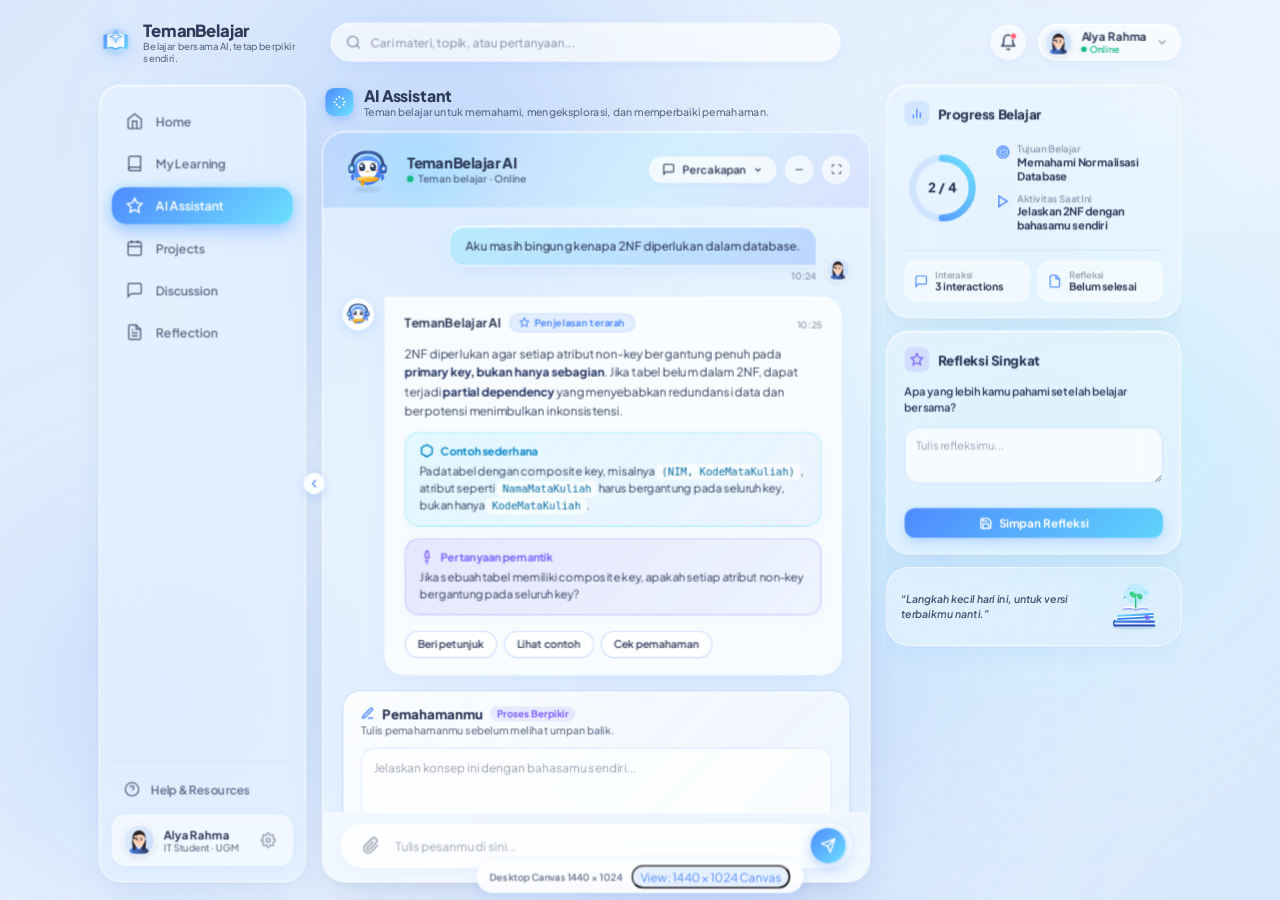
<file: index.html>
<!DOCTYPE html>
<html lang="id">

<head>
  <meta charset="UTF-8">
  <meta name="viewport" content="width=device-width, initial-scale=1.0">
  <title>TemanBelajar — AI Learning Workspace</title>

  <!-- Favicon -->
  <link rel="icon" type="image/svg+xml" href="assets/logo.svg">

  <!-- Google Fonts -->
  <link rel="preconnect" href="https://fonts.googleapis.com">
  <link rel="preconnect" href="https://fonts.gstatic.com" crossorigin>
  <link
    href="https://fonts.googleapis.com/css2?family=Plus+Jakarta+Sans:ital,wght@0,300;0,400;0,500;0,600;0,700;0,800;1,400;1,600&display=swap"
    rel="stylesheet">

  <!-- Main Stylesheet -->
  <link rel="stylesheet" href="css/style.css">
  <!-- Sidebar yang dapat diciutkan + navigasi halus -->
  <link rel="stylesheet" href="css/sidebar.css">
  <script src="js/sidebar.js"></script>
</head>

<body>
  <!-- Ambient Background -->
  <div class="ambient-background" aria-hidden="true">
    <div class="blob blob-1"></div>
    <div class="blob blob-2"></div>
    <div class="blob blob-3"></div>
    <div class="blob blob-4"></div>
    <div class="blob blob-5"></div>
  </div>

  <!-- SVG Definitions -->
  <svg style="position:absolute;width:0;height:0;overflow:hidden;" version="1.1" xmlns="http://www.w3.org/2000/svg"
    aria-hidden="true">
    <defs>
      <linearGradient id="donutGrad" x1="0%" y1="0%" x2="100%" y2="100%">
        <stop offset="0%" stop-color="#4F8BFF"></stop>
        <stop offset="100%" stop-color="#6EE1FF"></stop>
      </linearGradient>
    </defs>
  </svg>

  <div class="app-viewport">
    <main class="desktop-canvas auto-scale" id="desktopCanvas">

      <!-- Top Header -->
      <header class="top-header">
        <a href="#home" class="brand-group">
          <div class="brand-logo-wrap">
            <img src="assets/logo.svg" alt="TemanBelajar Logo">
          </div>
          <div class="brand-text">
            <span class="brand-name">TemanBelajar</span>
            <span class="brand-tagline">Belajar bersama AI, tetap berpikir sendiri.</span>
          </div>
        </a>

        <div class="search-container">
          <div class="search-input-wrapper">
            <svg class="search-icon" viewBox="0 0 24 24" fill="none" stroke="currentColor" stroke-width="2.2"
              stroke-linecap="round" stroke-linejoin="round" aria-hidden="true">
              <circle cx="11" cy="11" r="8"></circle>
              <line x1="21" y1="21" x2="16.65" y2="16.65"></line>
            </svg>
            <input type="text" class="search-input" placeholder="Cari materi, topik, atau pertanyaan..."
              aria-label="Cari materi">
          </div>
        </div>

        <div class="header-actions">
          <button class="icon-btn" type="button" title="Notifikasi" aria-label="Notifikasi">
            <svg width="20" height="20" viewBox="0 0 24 24" fill="none" stroke="currentColor" stroke-width="2"
              stroke-linecap="round" stroke-linejoin="round">
              <path d="M18 8A6 6 0 0 0 6 8c0 7-3 9-3 9h18s-3-2-3-9"></path>
              <path d="M13.73 21a2 2 0 0 1-3.46 0"></path>
            </svg>
            <span class="notification-badge"></span>
          </button>

          <div class="user-profile-pill" title="Profil Mahasiswa">
            <div class="avatar-circle">
              <img src="assets/alya_avatar.svg" alt="Alya Rahma">
            </div>
            <div class="user-info">
              <span class="user-name">Alya Rahma</span>
              <span class="user-status"><span class="status-dot"></span>Online</span>
            </div>
            <svg class="chevron-icon" viewBox="0 0 24 24" fill="none" stroke="currentColor" stroke-width="2.5"
              stroke-linecap="round" stroke-linejoin="round" aria-hidden="true">
              <polyline points="6 9 12 15 18 9"></polyline>
            </svg>
          </div>
        </div>
      </header>

      <!-- Workspace -->
      <div class="workspace-body" id="workspaceBody">

        <!-- Sidebar -->
        <aside class="sidebar">
          <nav aria-label="Navigasi Utama">
            <ul class="nav-menu-list">
              <li class="nav-item">
                <a href="#home" class="nav-link">
                  <svg class="nav-icon" viewBox="0 0 24 24" fill="none" stroke="currentColor">
                    <path d="M3 9l9-7 9 7v11a2 2 0 0 1-2 2H5a2 2 0 0 1-2-2z"></path>
                    <polyline points="9 22 9 12 15 12 15 22"></polyline>
                  </svg>
                  <span>Home</span>
                </a>
              </li>

              <li class="nav-item">
                <a href="#my-learning" class="nav-link">
                  <svg class="nav-icon" viewBox="0 0 24 24" fill="none" stroke="currentColor">
                    <path d="M4 19.5A2.5 2.5 0 0 1 6.5 17H20"></path>
                    <path d="M6.5 2H20v20H6.5A2.5 2.5 0 0 1 4 19.5v-15A2.5 2.5 0 0 1 6.5 2z"></path>
                  </svg>
                  <span>My Learning</span>
                </a>
              </li>

              <li class="nav-item active">
                <a href="#ai-assistant" class="nav-link">
                  <svg class="nav-icon" viewBox="0 0 24 24" fill="none" stroke="currentColor">
                    <polygon
                      points="12 2 15.09 8.26 22 9.27 17 14.14 18.18 21.02 12 17.77 5.82 21.02 7 14.14 2 9.27 8.91 8.26 12 2">
                    </polygon>
                  </svg>
                  <span>AI Assistant</span>
                </a>
              </li>

              <li class="nav-item">
                <a href="#projects" class="nav-link">
                  <svg class="nav-icon" viewBox="0 0 24 24" fill="none" stroke="currentColor">
                    <rect x="3" y="4" width="18" height="18" rx="2" ry="2"></rect>
                    <line x1="16" y1="2" x2="16" y2="6"></line>
                    <line x1="8" y1="2" x2="8" y2="6"></line>
                    <line x1="3" y1="10" x2="21" y2="10"></line>
                  </svg>
                  <span>Projects</span>
                </a>
              </li>

              <li class="nav-item">
                <a href="#discussion" class="nav-link">
                  <svg class="nav-icon" viewBox="0 0 24 24" fill="none" stroke="currentColor">
                    <path d="M21 15a2 2 0 0 1-2 2H7l-4 4V5a2 2 0 0 1 2-2h14a2 2 0 0 1 2 2z"></path>
                  </svg>
                  <span>Discussion</span>
                </a>
              </li>

              <li class="nav-item">
                <a href="#reflection" class="nav-link">
                  <svg class="nav-icon" viewBox="0 0 24 24" fill="none" stroke="currentColor">
                    <path d="M14 2H6a2 2 0 0 0-2 2v16a2 2 0 0 0 2 2h12a2 2 0 0 0 2-2V8z"></path>
                    <polyline points="14 2 14 8 20 8"></polyline>
                    <line x1="16" y1="13" x2="8" y2="13"></line>
                    <line x1="16" y1="17" x2="8" y2="17"></line>
                    <polyline points="10 9 9 9 8 9"></polyline>
                  </svg>
                  <span>Reflection</span>
                </a>
              </li>
            </ul>
          </nav>

          <div class="sidebar-bottom">
            <a href="#help" class="help-link">
              <svg viewBox="0 0 24 24" fill="none" stroke="currentColor" stroke-width="2">
                <circle cx="12" cy="12" r="10"></circle>
                <path d="M9.09 9a3 3 0 0 1 5.83 1c0 2-3 3-3 3"></path>
                <line x1="12" y1="17" x2="12.01" y2="17"></line>
              </svg>
              <span>Help & Resources</span>
            </a>

            <div class="student-card">
              <div class="student-card-left">
                <div class="avatar-circle">
                  <img src="assets/alya_avatar.svg" alt="Alya Rahma">
                </div>
                <div class="student-meta">
                  <span class="student-name">Alya Rahma</span>
                  <span class="student-major">IT Student · UGM</span>
                </div>
              </div>

              <button class="settings-btn" type="button" title="Pengaturan" aria-label="Pengaturan">
                <svg width="18" height="18" viewBox="0 0 24 24" fill="none" stroke="currentColor" stroke-width="2">
                  <circle cx="12" cy="12" r="3"></circle>
                  <path
                    d="M19.4 15a1.65 1.65 0 0 0 .33 1.82l.06.06a2 2 0 0 1 0 2.83 2 2 0 0 1-2.83 0l-.06-.06a1.65 1.65 0 0 0-1.82-.33 1.65 1.65 0 0 0-1 1.51V21a2 2 0 0 1-2 2 2 2 0 0 1-2-2v-.09A1.65 1.65 0 0 0 9 19.4a1.65 1.65 0 0 0-1.82.33l-.06.06a2 2 0 0 1-2.83 0 2 2 0 0 1 0-2.83l.06-.06a1.65 1.65 0 0 0 .33-1.82 1.65 1.65 0 0 0-.33-1.82V15a1.65 1.65 0 0 0-1.51-1H3a2 2 0 0 1-2-2 2 2 0 0 1 2-2h.09A1.65 1.65 0 0 0 4.6 9a1.65 1.65 0 0 0-.33-1.82l-.06-.06a2 2 0 0 1 0-2.83 2 2 0 0 1 2.83 0l.06.06a1.65 1.65 0 0 0 1.82.33H9a1.65 1.65 0 0 0 1-1.51V3a2 2 0 0 1 2-2 2 2 0 0 1 2 2v.09a1.65 1.65 0 0 0 1 1.51 1.65 1.65 0 0 0 1.82-.33l.06-.06a2 2 0 0 1 2.83 0 2 2 0 0 1 0 2.83l-.06.06a1.65 1.65 0 0 0-.33 1.82V9a1.65 1.65 0 0 0 1.51 1H21a2 2 0 0 1 2 2 2 2 0 0 1-2 2h-.09a1.65 1.65 0 0 0-1.51 1z">
                  </path>
                </svg>
              </button>
            </div>
          </div>
        </aside>

        <!-- Projects / Work Area Workspace -->
        <section class="main-workspace project-page-view" id="projects" hidden>
          <div class="workspace-header">
            <div class="header-spark-icon project-header-icon">
              <svg viewBox="0 0 24 24" fill="none" stroke="currentColor" stroke-width="2.2" aria-hidden="true">
                <rect x="3" y="4" width="18" height="18" rx="2"></rect>
                <line x1="16" y1="2" x2="16" y2="6"></line>
                <line x1="8" y1="2" x2="8" y2="6"></line>
                <line x1="3" y1="10" x2="21" y2="10"></line>
              </svg>
            </div>
            <div class="workspace-titles">
              <h1 class="workspace-main-title">Projects</h1>
              <p class="workspace-subheading">Pilih masalah atau proyek untuk menerapkan apa yang kamu pelajari.</p>
            </div>
          </div>

          <!-- Project Selection -->
          <div class="project-view" id="projectSelectionView">
            <div class="project-overview-card glass-panel">
              <div>
                <span class="eyebrow-label">Mulai dari sebuah masalah</span>
                <h2 class="project-overview-title">Terapkan pemahamanmu melalui proyek.</h2>
                <p class="project-overview-text">Pilih proyek yang sesuai dengan tujuan belajar. AI membantu memahami masalah dan memberi arahan, sementara solusi tetap kamu kembangkan sendiri.</p>
              </div>
              <div class="current-goal-chip">
                <span class="goal-chip-label">Tujuan Belajar</span>
                <strong>Web Development Fundamentals</strong>
              </div>
            </div>

            <div class="project-section-heading">
              <div>
                <h2>Pilih Proyek</h2>
                <p>Gunakan proyek untuk menerapkan konsep yang sudah dipelajari.</p>
              </div>
            </div>

            <div class="project-card-grid">
              <article class="project-card glass-panel selected-project-card">
                <div class="project-card-icon">🌐</div>
                <span class="project-card-status">Direkomendasikan</span>
                <h3>Website Profil Sederhana</h3>
                <p>Buat halaman profil sederhana untuk menerapkan struktur HTML, CSS, dan dasar desain antarmuka.</p>
                <div class="project-card-meta">
                  <span>4 langkah</span>
                  <span>Web Development</span>
                </div>
                <button class="primary-action project-start-btn" type="button" data-project="Website Profil Sederhana">
                  Mulai Proyek
                  <span aria-hidden="true">→</span>
                </button>
              </article>

              <article class="project-card glass-panel">
                <div class="project-card-icon">📊</div>
                <span class="project-card-status neutral">Latihan</span>
                <h3>Dashboard Informasi Mahasiswa</h3>
                <p>Rancang dashboard sederhana yang menyajikan informasi mahasiswa secara terstruktur dan mudah dipahami.</p>
                <div class="project-card-meta">
                  <span>4 langkah</span>
                  <span>UI & Data</span>
                </div>
                <button class="secondary-action project-start-btn" type="button" data-project="Dashboard Informasi Mahasiswa">
                  Lihat Proyek
                  <span aria-hidden="true">→</span>
                </button>
              </article>

              <article class="project-card glass-panel">
                <div class="project-card-icon">🔎</div>
                <span class="project-card-status neutral">Latihan</span>
                <h3>Analisis Data Sederhana</h3>
                <p>Gunakan data sederhana untuk menemukan pola, menjelaskan hasil, dan menyusun kesimpulan.</p>
                <div class="project-card-meta">
                  <span>4 langkah</span>
                  <span>Data Analysis</span>
                </div>
                <button class="secondary-action project-start-btn" type="button" data-project="Analisis Data Sederhana">
                  Lihat Proyek
                  <span aria-hidden="true">→</span>
                </button>
              </article>
            </div>
          </div>

          <!-- Work Area -->
          <div class="work-area-view" id="workAreaView" hidden>
            <div class="work-area-topbar glass-panel">
              <button class="back-to-projects-btn" id="backToProjectsBtn" type="button">← Kembali ke Projects</button>
              <div class="work-project-info">
                <span class="eyebrow-label">Work Area</span>
                <h2 id="workProjectTitle">Website Profil Sederhana</h2>
                <p>Kembangkan solusi berdasarkan pemahaman dan proses yang sudah kamu lakukan.</p>
              </div>
              <div class="work-step-pill">Langkah 2 dari 4</div>
            </div>

            <div class="work-area-layout">
              <div class="work-editor-card glass-panel">
                <div class="work-card-header">
                  <div>
                    <span class="student-ownership-label">Pekerjaanmu</span>
                    <h3>Bangun solusi</h3>
                  </div>
                  <span class="status-pill">In Progress</span>
                </div>

                <div class="work-tabs" role="tablist" aria-label="Area kerja">
                  <button class="work-tab active" type="button">Code</button>
                  <button class="work-tab" type="button">Preview</button>
                  <button class="work-tab" type="button">Notes</button>
                </div>

                <div class="work-canvas">
                  <div class="code-placeholder">
                    <span class="code-line muted">&lt;!-- Kembangkan solusi di sini --&gt;</span>
                    <span class="code-line">&lt;section class="profile"&gt;</span>
                    <span class="code-line indent">&lt;h1&gt;Profil Saya&lt;/h1&gt;</span>
                    <span class="code-line indent">&lt;p&gt;Tuliskan informasi yang ingin kamu tampilkan.&lt;/p&gt;</span>
                    <span class="code-line">&lt;/section&gt;</span>
                  </div>
                </div>

                <div class="work-actions">
                  <button class="secondary-action" type="button">Simpan Draft</button>
                  <button class="secondary-action" type="button">Request Feedback</button>
                  <button class="primary-action" type="button">Lanjutkan →</button>
                </div>
              </div>

              <aside class="work-support-column">
                <div class="ai-context-card glass-panel">
                  <div class="support-heading">
                    <img src="assets/logo.svg" alt="TemanBelajar AI">
                    <div>
                      <span>TemanBelajar AI</span>
                      <small>Teman berpikir</small>
                    </div>
                  </div>
                  <p>Gunakan AI untuk memahami masalah dan meninjau pekerjaanmu. AI tidak mengerjakan proyek untukmu.</p>
                  <div class="ai-support-actions">
                    <button type="button">Jelaskan masalah</button>
                    <button type="button">Beri petunjuk</button>
                    <button type="button">Tinjau pekerjaanku</button>
                    <button type="button">Ajukan pertanyaan</button>
                  </div>
                </div>

                <div class="feedback-card glass-panel">
                  <div class="support-heading compact">
                    <span class="feedback-symbol">✓</span>
                    <div>
                      <span>Feedback</span>
                      <small>Tanpa nilai angka</small>
                    </div>
                  </div>
                  <div class="feedback-item">
                    <strong>Yang sudah berjalan</strong>
                    <p>Struktur awal sudah mengarah pada solusi yang dapat dikembangkan.</p>
                  </div>
                  <div class="feedback-item">
                    <strong>Yang dapat diperbaiki</strong>
                    <p>Pertimbangkan bagaimana informasi profil akan disusun agar mudah dibaca.</p>
                  </div>
                  <div class="feedback-item question">
                    <strong>Pertanyaan pengarah</strong>
                    <p>Bagian mana yang perlu kamu tentukan sebelum menambahkan elemen berikutnya?</p>
                  </div>
                </div>
              </aside>
            </div>
          </div>
        </section>

        <!-- Main AI Workspace -->
        <section class="main-workspace" id="ai-assistant">
          <div class="workspace-header">
            <div class="header-spark-icon">
              <svg viewBox="0 0 24 24" fill="none" stroke="currentColor" stroke-width="2.2">
                <path
                  d="M12 3v3m0 12v3m9-9h-3M6 12H3m15.364-6.364l-2.121 2.121M8.757 15.243l-2.121 2.121m12.728 0l-2.121-2.121M8.757 8.757L6.636 6.636">
                </path>
              </svg>
            </div>
            <div class="workspace-titles">
              <h1 class="workspace-main-title">AI Assistant</h1>
              <p class="workspace-subheading">Teman belajar untuk memahami, mengeksplorasi, dan memperbaiki pemahaman.
              </p>
            </div>
          </div>

          <div class="ai-assistant-card">
            <!-- AI Companion Header -->
            <div class="ai-companion-banner">
              <div class="banner-ambient-glow"></div>

              <div class="ai-companion-info">
                <div class="mascot-avatar-container" id="mascotAvatarContainer">
                  <div id="mascotBannerAvatar"></div>
                </div>

                <div class="ai-meta">
                  <h2 class="ai-companion-name">TemanBelajar AI</h2>
                  <div class="ai-companion-status">
                    <span class="status-dot"></span>
                    <span>Teman belajar · Online</span>
                  </div>
                </div>
              </div>

              <div class="banner-controls">
                <button class="dropdown-pill" id="conversationDropdownBtn" type="button" title="Opsi Percakapan">
                  <svg width="15" height="15" viewBox="0 0 24 24" fill="none" stroke="currentColor" stroke-width="2">
                    <path d="M21 15a2 2 0 0 1-2 2H7l-4 4V5a2 2 0 0 1 2-2h14a2 2 0 0 1 2 2z"></path>
                  </svg>
                  <span>Percakapan</span>
                  <svg width="12" height="12" viewBox="0 0 24 24" fill="none" stroke="currentColor" stroke-width="2.5">
                    <polyline points="6 9 12 15 18 9"></polyline>
                  </svg>
                </button>

                <button class="mini-control-btn" type="button" title="Minimize" aria-label="Minimize">
                  <svg width="14" height="14" viewBox="0 0 24 24" fill="none" stroke="currentColor" stroke-width="2.5">
                    <line x1="5" y1="12" x2="19" y2="12"></line>
                  </svg>
                </button>

                <button class="mini-control-btn" type="button" title="Fullscreen" aria-label="Fullscreen">
                  <svg width="13" height="13" viewBox="0 0 24 24" fill="none" stroke="currentColor" stroke-width="2.5">
                    <path
                      d="M8 3H5a2 2 0 0 0-2 2v3m18 0V5a2 2 0 0 0-2-2h-3m0 18h3a2 2 0 0 0 2-2v-3M3 16v3a2 2 0 0 0 2 2h3">
                    </path>
                  </svg>
                </button>
              </div>
            </div>

            <!-- Conversation -->
            <div class="conversation-scroll-area" id="conversationScrollArea">
              <div id="chatMessagesList" style="display:flex;flex-direction:column;gap:18px;">

                <!-- Student Message -->
                <div class="message-row student-row">
                  <div class="student-bubble-wrap">
                    <div class="student-bubble">Aku masih bingung kenapa 2NF diperlukan dalam database.</div>
                    <span class="message-time">10:24</span>
                  </div>
                  <div class="avatar-circle student-avatar-small">
                    <img src="assets/alya_avatar.svg" alt="Alya Rahma">
                  </div>
                </div>

                <!-- AI Response -->
                <div class="message-row ai-row">
                  <div class="ai-avatar-small-wrap" id="mascotChatAvatar">
                    <img src="assets/logo.svg" alt="AI Avatar" style="width:24px;height:24px;">
                  </div>

                  <div class="ai-response-card">
                    <div class="ai-response-header">
                      <div class="ai-sender-info">
                        <span class="ai-sender-name">TemanBelajar AI</span>
                        <span class="guided-badge">
                          <svg viewBox="0 0 24 24" fill="none" stroke="currentColor" stroke-width="2.5">
                            <polygon
                              points="12 2 15.09 8.26 22 9.27 17 14.14 18.18 21.02 12 17.77 5.82 21.02 7 14.14 2 9.27 8.91 8.26 12 2">
                            </polygon>
                          </svg>
                          Penjelasan terarah
                        </span>
                      </div>
                      <span class="message-time">10:25</span>
                    </div>

                    <div class="ai-explanation-block">
                      <p class="explanation-text">
                        2NF diperlukan agar setiap atribut non-key bergantung penuh pada <strong>primary key, bukan
                          hanya sebagian</strong>. Jika tabel belum dalam 2NF, dapat terjadi <strong>partial
                          dependency</strong> yang menyebabkan redundansi data dan berpotensi menimbulkan inkonsistensi.
                      </p>
                    </div>

                    <div class="subcard subcard-cyan">
                      <div class="subcard-title-row">
                        <svg width="16" height="16" viewBox="0 0 24 24" fill="none" stroke="currentColor"
                          stroke-width="2.5">
                          <path
                            d="M21 16V8a2 2 0 0 0-1-1.73l-7-4a2 2 0 0 0-2 0l-7 4A2 2 0 0 0 3 8v8a2 2 0 0 0 1 1.73l7 4a2 2 0 0 0 2 0l7-4A2 2 0 0 0 21 16z">
                          </path>
                        </svg>
                        <span>Contoh sederhana</span>
                      </div>
                      <p class="subcard-content">
                        Pada tabel dengan composite key, misalnya <code>(NIM, KodeMataKuliah)</code>, atribut seperti
                        <code>NamaMataKuliah</code> harus bergantung pada seluruh key, bukan hanya
                        <code>KodeMataKuliah</code>.
                      </p>
                    </div>

                    <div class="subcard subcard-violet">
                      <div class="subcard-title-row">
                        <svg width="16" height="16" viewBox="0 0 24 24" fill="none" stroke="currentColor"
                          stroke-width="2.5">
                          <path d="M9 18h6"></path>
                          <path d="M10 22h4"></path>
                          <path d="M15 2a6 6 0 0 0-6 6c0 2 1 3.5 1 5.5h6c0-2-1-3.5-1-5.5a6 6 0 0 0-2-6z"></path>
                        </svg>
                        <span>Pertanyaan pemantik</span>
                      </div>
                      <p class="subcard-content">
                        Jika sebuah tabel memiliki composite key, apakah setiap atribut non-key bergantung pada seluruh
                        key?
                      </p>
                    </div>

                    <div class="guiding-actions-row">
                      <button class="action-chip-btn" id="btnGiveHint" type="button">
                        <span>Beri petunjuk</span>
                      </button>
                      <button class="action-chip-btn" id="btnShowExample" type="button">
                        <span>Lihat contoh</span>
                      </button>
                      <button class="action-chip-btn" id="btnCheckUnderstanding" type="button">
                        <span>Cek pemahaman</span>
                      </button>
                    </div>
                  </div>
                </div>
              </div>

              <!-- Student Thinking -->
              <section class="student-thinking-section" id="studentThinkingSection">
                <div class="thinking-header">
                  <div class="thinking-titles">
                    <div class="thinking-title-row">
                      <svg class="pencil-icon" viewBox="0 0 24 24" fill="none" stroke="currentColor" stroke-width="2.5">
                        <path d="M12 20h9"></path>
                        <path d="M16.5 3.5a2.121 2.121 0 0 1 3 3L7 19l-4 1 1-4L16.5 3.5z"></path>
                      </svg>
                      <span>Pemahamanmu</span>
                      <span class="thinking-badge">Proses Berpikir</span>
                    </div>
                    <span class="thinking-subtitle">Tulis pemahamanmu sebelum melihat umpan balik.</span>
                  </div>
                </div>

                <div class="thinking-textarea-wrap">
                  <textarea class="thinking-textarea" id="studentThinkingTextarea"
                    placeholder="Jelaskan konsep ini dengan bahasamu sendiri..."></textarea>
                </div>

                <div class="quick-starters-row">
                  <span class="quick-starter-label">Bantuan ide awal:</span>
                  <button type="button" class="starter-chip"
                    data-text="Menurut pemahamanku, 2NF mewajibkan setiap kolom non-key bergantung penuh pada composite key...">Menurut
                    pemahamanku...</button>
                  <button type="button" class="starter-chip"
                    data-text="Jika ada atribut yang hanya bergantung pada salah satu primary key, terjadi partial dependency yang...">Jika
                    ada atribut parsial...</button>
                  <button type="button" class="starter-chip"
                    data-text="Solusinya adalah memecah tabel menjadi relasi terpisah agar tidak redundan...">Solusi
                    pemecahan tabel...</button>
                </div>

                <div class="thinking-actions">
                  <span class="char-counter" id="charCounter">0 karakter</span>
                  <button class="btn-primary" id="submitThinkingBtn" type="button" disabled>
                    <svg width="16" height="16" viewBox="0 0 24 24" fill="none" stroke="currentColor"
                      stroke-width="2.5">
                      <path d="M22 11.08V12a10 10 0 1 1-5.93-9.14"></path>
                      <polyline points="22 4 12 14.01 9 11.01"></polyline>
                    </svg>
                    <span>Kirim untuk Umpan Balik</span>
                  </button>
                </div>
              </section>
            </div>

            <!-- Chat Input -->
            <footer class="chat-input-bar">
              <div class="input-pill-wrapper">
                <button class="attach-btn" type="button" title="Lampirkan Dokumen/ERD" aria-label="Lampirkan Dokumen">
                  <svg width="20" height="20" viewBox="0 0 24 24" fill="none" stroke="currentColor" stroke-width="2">
                    <path
                      d="M21.44 11.05l-9.19 9.19a6 6 0 0 1-8.49-8.49l9.19-9.19a4 4 0 0 1 5.66 5.66l-9.2 9.19a2 2 0 0 1-2.83-2.83l8.49-8.48">
                    </path>
                  </svg>
                </button>
                <input type="text" class="chat-input-field" id="chatInputField" placeholder="Tulis pesanmu di sini..."
                  aria-label="Tulis pesan">
                <button class="send-btn" id="sendChatBtn" type="button" title="Kirim Pesan" aria-label="Kirim Pesan">
                  <svg width="18" height="18" viewBox="0 0 24 24" fill="none" stroke="currentColor" stroke-width="2.2"
                    stroke-linecap="round" stroke-linejoin="round">
                    <line x1="22" y1="2" x2="11" y2="13"></line>
                    <polygon points="22 2 15 22 11 13 2 9 22 2"></polygon>
                  </svg>
                </button>
              </div>
            </footer>
          </div>
        </section>

        <!-- Right Context Panel -->
        <aside class="right-context-panel">

          <!-- Learning Progress -->
          <div class="context-card progress-card">
            <div class="context-card-header">
              <div class="card-header-icon">
                <svg viewBox="0 0 24 24" fill="none" stroke="currentColor" stroke-width="2.2">
                  <path d="M18 20V10M12 20V4M6 20v-6"></path>
                </svg>
              </div>
              <h3 class="context-card-title">Progress Belajar</h3>
            </div>

            <div class="progress-visual-row">
              <div class="progress-donut-wrap">
                <svg class="progress-donut-svg" viewBox="0 0 86 86" aria-hidden="true">
                  <circle class="donut-bg" cx="43" cy="43" r="34"></circle>
                  <circle class="donut-fill" id="donutProgressCircle" cx="43" cy="43" r="34"></circle>
                </svg>

                <div class="donut-center-text">
                  <span class="donut-number" id="donutNumber">2 / 4</span>
                  <span class="donut-label" id="donutLabel">konsep dipelajari</span>
                </div>
              </div>

              <div class="context-meta-list">
                <div class="context-meta-item">
                  <svg class="meta-item-icon" viewBox="0 0 24 24" fill="none" stroke="currentColor" stroke-width="2.5"
                    aria-hidden="true">
                    <circle cx="12" cy="12" r="10"></circle>
                    <circle cx="12" cy="12" r="6"></circle>
                    <circle cx="12" cy="12" r="2"></circle>
                  </svg>
                  <div class="meta-item-content">
                    <span class="meta-label">Tujuan Belajar</span>
                    <span class="meta-value" id="currentGoalText">Memahami Normalisasi Database</span>
                  </div>
                </div>

                <div class="context-meta-item">
                  <svg class="meta-item-icon" viewBox="0 0 24 24" fill="none" stroke="currentColor" stroke-width="2.5"
                    aria-hidden="true">
                    <polygon points="5 3 19 12 5 21 5 3"></polygon>
                  </svg>
                  <div class="meta-item-content">
                    <span class="meta-label">Aktivitas Saat Ini</span>
                    <span class="meta-value" id="currentActivityText">Jelaskan 2NF dengan bahasamu sendiri</span>
                  </div>
                </div>
              </div>
            </div>

            <div class="progress-stats-footer">
              <div class="stat-pill">
                <svg viewBox="0 0 24 24" fill="none" stroke="currentColor" stroke-width="2" aria-hidden="true">
                  <path d="M21 15a2 2 0 0 1-2 2H7l-4 4V5a2 2 0 0 1 2-2h14a2 2 0 0 1 2 2z"></path>
                </svg>
                <div class="stat-info">
                  <span class="stat-title">Interaksi</span>
                  <span class="stat-val" id="aiUsageStat">3 interaksi</span>
                </div>
              </div>

              <div class="stat-pill">
                <svg viewBox="0 0 24 24" fill="none" stroke="currentColor" stroke-width="2" aria-hidden="true">
                  <path d="M14 2H6a2 2 0 0 0-2 2v16a2 2 0 0 0 2 2h12a2 2 0 0 0 2-2V8z"></path>
                  <polyline points="14 2 14 8 20 8"></polyline>
                </svg>
                <div class="stat-info">
                  <span class="stat-title">Refleksi</span>
                  <span class="stat-val" id="reflectionStat">Belum selesai</span>
                </div>
              </div>
            </div>
          </div>

          <!-- Quick Reflection -->
          <div class="context-card">
            <div class="context-card-header">
              <div class="card-header-icon" style="background:rgba(123,97,255,0.15);color:#7B61FF;">
                <svg viewBox="0 0 24 24" fill="none" stroke="currentColor" stroke-width="2.2">
                  <path
                    d="M12 2l3.09 6.26L22 9.27l-5 4.87 1.18 6.88L12 17.77l-6.18 3.25L7 14.14 2 9.27l6.91-1.01L12 2z">
                  </path>
                </svg>
              </div>
              <h3 class="context-card-title">Refleksi Singkat</h3>
            </div>

            <p class="reflection-prompt">Apa yang lebih kamu pahami setelah belajar bersama?</p>

            <textarea class="reflection-textarea" id="reflectionTextarea" placeholder="Tulis refleksimu..."></textarea>

            <div id="reflectionStatusWrap"></div>

            <button class="btn-save-reflection" id="saveReflectionBtn" type="button">
              <svg width="15" height="15" viewBox="0 0 24 24" fill="none" stroke="currentColor" stroke-width="2.5">
                <path d="M19 21H5a2 2 0 0 1-2-2V5a2 2 0 0 1 2-2h11l5 5v11a2 2 0 0 1-2 2z"></path>
                <polyline points="17 21 17 13 7 13 7 21"></polyline>
                <polyline points="7 3 7 8 15 8"></polyline>
              </svg>
              <span>Simpan Refleksi</span>
            </button>
          </div>

          <!-- Inspirational Widget -->
          <div class="inspirational-widget">
            <div class="inspirational-text">“Langkah kecil hari ini, untuk versi terbaikmu nanti.”</div>
            <div class="inspirational-img-wrap">
              <img src="assets/illustration.svg" alt="Botanical Plant Sprout and Books">
            </div>
          </div>
        </aside>
      </div>

      <!-- Canvas View Controls -->
      <aside class="canvas-view-controls" aria-label="Pengaturan Tampilan Layar">
        <span>Desktop Canvas 1440 × 1024</span>
        <button type="button" class="view-mode-pill" id="viewModeToggleBtn">View: 1440 × 1024 Canvas</button>
      </aside>
    </main>
  </div>

  <!-- Modal -->
  <div class="modal-overlay" id="modalOverlay">
    <div class="modal-card">
      <div class="modal-header">
        <h3 class="modal-title" id="modalTitle">Judul Modal</h3>
        <button class="modal-close-btn" id="modalCloseBtn" type="button" aria-label="Tutup Modal">&times;</button>
      </div>
      <div class="modal-body" id="modalBody">Konten panduan...</div>
    </div>
  </div>

  <!-- JavaScript -->
  <script src="js/mascot.js"></script>
  <script src="js/learning-data.js"></script>
  <script src="js/app.js"></script>

  <script>
    (function () {
      const aiView = document.getElementById('ai-assistant');
      const projectsView = document.getElementById('projects');
      const projectSelectionView = document.getElementById('projectSelectionView');
      const workAreaView = document.getElementById('workAreaView');
      const workProjectTitle = document.getElementById('workProjectTitle');
      const backToProjectsBtn = document.getElementById('backToProjectsBtn');
      const navItems = document.querySelectorAll('.nav-item');
      const workspaceBody = document.getElementById('workspaceBody');
      const navLinks = document.querySelectorAll('.nav-link');

      function setActiveNav(target) {
        navItems.forEach(item => item.classList.remove('active'));
        const link = document.querySelector('.nav-link[href="' + target + '"]');
        if (link) link.closest('.nav-item').classList.add('active');
      }

      function showView(view) {
        const showProjects = view === 'projects';
        aiView.hidden = showProjects;
        projectsView.hidden = !showProjects;
        workspaceBody.classList.toggle('projects-mode', showProjects);
        setActiveNav(showProjects ? '#projects' : '#ai-assistant');
      }

      function showProjectsList() {
        projectSelectionView.hidden = false;
        workAreaView.hidden = true;
        showView('projects');
        history.replaceState(null, '', '#projects');
      }

      function showWorkArea(projectName) {
        projectSelectionView.hidden = true;
        workAreaView.hidden = false;
        workProjectTitle.textContent = projectName;
        showView('projects');
        history.replaceState(null, '', '#projects');
      }

      navLinks.forEach(link => {
        link.addEventListener('click', function (event) {
          const target = this.getAttribute('href');
          if (target === '#projects') {
            event.preventDefault();
            showProjectsList();
          } else if (target === '#ai-assistant') {
            event.preventDefault();
            showView('ai-assistant');
            history.replaceState(null, '', '#ai-assistant');
          }
        });
      });

      document.querySelectorAll('.project-start-btn').forEach(button => {
        button.addEventListener('click', function () {
          showWorkArea(this.dataset.project || 'Website Profil Sederhana');
        });
      });

      if (backToProjectsBtn) backToProjectsBtn.addEventListener('click', showProjectsList);

      if (window.location.hash === '#projects') showProjectsList();
      else showView('ai-assistant');
    })();
  </script>
  <script src="js/discussion-nav.js"></script>
  <script src="js/my-learning-nav.js"></script>
  <script src="js/reflection-nav.js"></script>
  <script src="js/home-nav.js"></script>
</body>

</html>
</file>
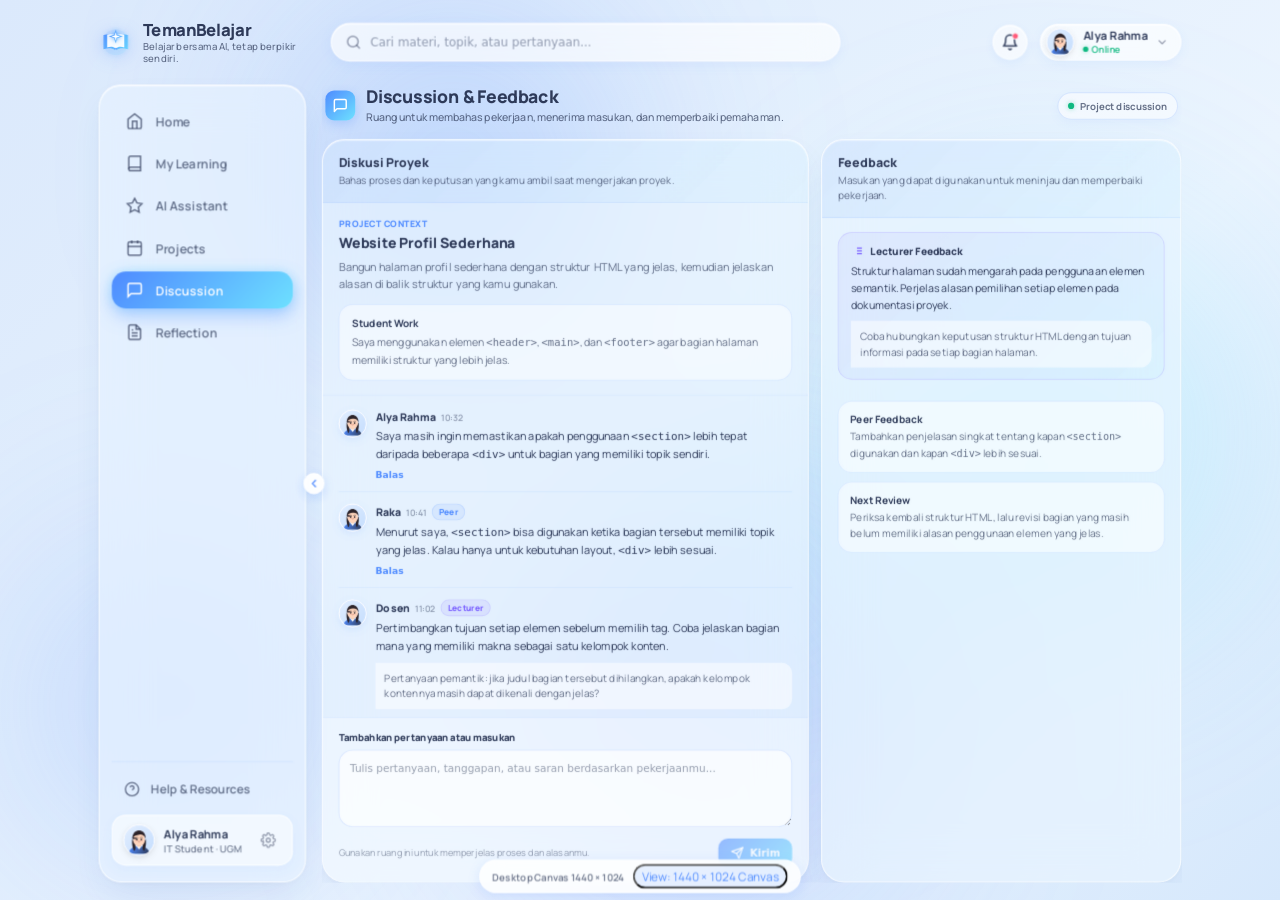
<file: discussion.html>
<!DOCTYPE html>
<html lang="id">

<head>
  <meta charset="UTF-8">
  <meta name="viewport" content="width=device-width, initial-scale=1.0">
  <title>TemanBelajar — Discussion & Feedback</title>
  <link rel="icon" type="image/svg+xml" href="assets/logo.svg">

  <!-- Font utama: Manrope -->
  <link rel="preconnect" href="https://fonts.googleapis.com">
  <link rel="preconnect" href="https://fonts.gstatic.com" crossorigin>
  <link href="https://fonts.googleapis.com/css2?family=Manrope:wght@400;500;600;700;800&display=swap" rel="stylesheet">

  <!-- Stylesheet yang sama dengan halaman utama -->
  <link rel="stylesheet" href="css/style.css">
  <!-- Sidebar yang dapat diciutkan + navigasi halus -->
  <link rel="stylesheet" href="css/sidebar.css">
  <script src="js/sidebar.js"></script>
</head>

<body>
  <div class="ambient-background" aria-hidden="true">
    <div class="blob blob-1"></div>
    <div class="blob blob-2"></div>
    <div class="blob blob-3"></div>
    <div class="blob blob-4"></div>
    <div class="blob blob-5"></div>
  </div>

  <div class="app-viewport">
    <main class="desktop-canvas auto-scale discussion-canvas" id="desktopCanvas" style="transition: none;">

      <!-- Header yang konsisten dengan index.html -->
      <header class="top-header">
        <a href="index.html#home" class="brand-group" aria-label="TemanBelajar Home">
          <div class="brand-logo-wrap">
            <img src="assets/logo.svg" alt="TemanBelajar Logo">
          </div>
          <div class="brand-text">
            <span class="brand-name">TemanBelajar</span>
            <span class="brand-tagline">Belajar bersama AI, tetap berpikir sendiri.</span>
          </div>
        </a>

        <div class="search-container">
          <div class="search-input-wrapper">
            <svg class="search-icon" viewBox="0 0 24 24" fill="none" stroke="currentColor" stroke-width="2.2"
              stroke-linecap="round" stroke-linejoin="round" aria-hidden="true">
              <circle cx="11" cy="11" r="8"></circle>
              <line x1="21" y1="21" x2="16.65" y2="16.65"></line>
            </svg>
            <input type="search" class="search-input" placeholder="Cari materi, topik, atau pertanyaan..." aria-label="Cari materi">
          </div>
        </div>

        <div class="header-actions">
          <button class="icon-btn" type="button" title="Notifikasi" aria-label="Notifikasi">
            <svg width="20" height="20" viewBox="0 0 24 24" fill="none" stroke="currentColor" stroke-width="2"
              stroke-linecap="round" stroke-linejoin="round" aria-hidden="true">
              <path d="M18 8A6 6 0 0 0 6 8c0 7-3 9-3 9h18s-3-2-3-9"></path>
              <path d="M13.73 21a2 2 0 0 1-3.46 0"></path>
            </svg>
            <span class="notification-badge"></span>
          </button>

          <div class="user-profile-pill" title="Profil Mahasiswa">
            <div class="avatar-circle">
              <img src="assets/alya_avatar.svg" alt="Alya Rahma">
            </div>
            <div class="user-info">
              <span class="user-name">Alya Rahma</span>
              <span class="user-status"><span class="status-dot"></span>Online</span>
            </div>
            <svg class="chevron-icon" viewBox="0 0 24 24" fill="none" stroke="currentColor" stroke-width="2.5"
              stroke-linecap="round" stroke-linejoin="round" aria-hidden="true">
              <polyline points="6 9 12 15 18 9"></polyline>
            </svg>
          </div>
        </div>
      </header>

      <div class="workspace-body discussion-body">

        <!-- Sidebar: struktur dan visual dipertahankan -->
        <aside class="sidebar">
          <nav aria-label="Navigasi Utama">
            <ul class="nav-menu-list">
              <li class="nav-item">
                <a href="index.html#home" class="nav-link">
                  <svg class="nav-icon" viewBox="0 0 24 24" fill="none" stroke="currentColor" aria-hidden="true">
                    <path d="M3 9l9-7 9 7v11a2 2 0 0 1-2 2H5a2 2 0 0 1-2-2z"></path>
                    <polyline points="9 22 9 12 15 12 15 22"></polyline>
                  </svg>
                  <span>Home</span>
                </a>
              </li>

              <li class="nav-item">
                <a href="index.html#my-learning" class="nav-link">
                  <svg class="nav-icon" viewBox="0 0 24 24" fill="none" stroke="currentColor" aria-hidden="true">
                    <path d="M4 19.5A2.5 2.5 0 0 1 6.5 17H20"></path>
                    <path d="M6.5 2H20v20H6.5A2.5 2.5 0 0 1 4 19.5v-15A2.5 2.5 0 0 1 6.5 2z"></path>
                  </svg>
                  <span>My Learning</span>
                </a>
              </li>

              <li class="nav-item">
                <a href="index.html#ai-assistant" class="nav-link">
                  <svg class="nav-icon" viewBox="0 0 24 24" fill="none" stroke="currentColor" aria-hidden="true">
                    <polygon points="12 2 15.09 8.26 22 9.27 17 14.14 18.18 21.02 12 17.77 5.82 21.02 7 14.14 2 9.27 8.91 8.26 12 2"></polygon>
                  </svg>
                  <span>AI Assistant</span>
                </a>
              </li>

              <li class="nav-item">
                <a href="index.html#projects" class="nav-link">
                  <svg class="nav-icon" viewBox="0 0 24 24" fill="none" stroke="currentColor" aria-hidden="true">
                    <rect x="3" y="4" width="18" height="18" rx="2"></rect>
                    <line x1="16" y1="2" x2="16" y2="6"></line>
                    <line x1="8" y1="2" x2="8" y2="6"></line>
                    <line x1="3" y1="10" x2="21" y2="10"></line>
                  </svg>
                  <span>Projects</span>
                </a>
              </li>

              <li class="nav-item active">
                <a href="discussion.html" class="nav-link" aria-current="page">
                  <svg class="nav-icon" viewBox="0 0 24 24" fill="none" stroke="currentColor" aria-hidden="true">
                    <path d="M21 15a2 2 0 0 1-2 2H7l-4 4V5a2 2 0 0 1 2-2h14a2 2 0 0 1 2 2z"></path>
                  </svg>
                  <span>Discussion</span>
                </a>
              </li>

              <li class="nav-item">
                <a href="index.html#reflection" class="nav-link">
                  <svg class="nav-icon" viewBox="0 0 24 24" fill="none" stroke="currentColor" aria-hidden="true">
                    <path d="M14 2H6a2 2 0 0 0-2 2v16a2 2 0 0 0 2 2h12a2 2 0 0 0 2-2V8z"></path>
                    <polyline points="14 2 14 8 20 8"></polyline>
                    <line x1="16" y1="13" x2="8" y2="13"></line>
                    <line x1="16" y1="17" x2="8" y2="17"></line>
                    <polyline points="10 9 9 9 8 9"></polyline>
                  </svg>
                  <span>Reflection</span>
                </a>
              </li>
            </ul>
          </nav>

          <div class="sidebar-bottom">
            <a href="index.html#help" class="help-link">
              <svg viewBox="0 0 24 24" fill="none" stroke="currentColor" stroke-width="2" aria-hidden="true">
                <circle cx="12" cy="12" r="10"></circle>
                <path d="M9.09 9a3 3 0 0 1 5.83 1c0 2-3 3-3 3"></path>
                <line x1="12" y1="17" x2="12.01" y2="17"></line>
              </svg>
              <span>Help &amp; Resources</span>
            </a>

            <div class="student-card">
              <div class="student-card-left">
                <div class="avatar-circle">
                  <img src="assets/alya_avatar.svg" alt="Alya Rahma">
                </div>
                <div class="student-meta">
                  <span class="student-name">Alya Rahma</span>
                  <span class="student-major">IT Student · UGM</span>
                </div>
              </div>

              <button class="settings-btn" type="button" title="Pengaturan" aria-label="Pengaturan">
                <svg width="18" height="18" viewBox="0 0 24 24" fill="none" stroke="currentColor" stroke-width="2" aria-hidden="true">
                  <circle cx="12" cy="12" r="3"></circle>
                  <path d="M19.4 15a1.65 1.65 0 0 0 .33 1.82l.06.06a2 2 0 0 1 0 2.83 2 2 0 0 1-2.83 0l-.06-.06a1.65 1.65 0 0 0-1.82-.33 1.65 1.65 0 0 0-1 1.51V21a2 2 0 0 1-2 2 2 2 0 0 1-2-2v-.09A1.65 1.65 0 0 0 9 19.4a1.65 1.65 0 0 0-1.82.33l-.06.06a2 2 0 0 1-2.83 0 2 2 0 0 1 0-2.83l.06-.06a1.65 1.65 0 0 0 .33-1.82 1.65 1.65 0 0 0-.33-1.82V15a1.65 1.65 0 0 0-1.51-1H3a2 2 0 0 1-2-2 2 2 0 0 1 2-2h.09A1.65 1.65 0 0 0 4.6 9a1.65 1.65 0 0 0-.33-1.82l-.06-.06a2 2 0 0 1 0-2.83 2 2 0 0 1 2.83 0l.06.06a1.65 1.65 0 0 0 1.82.33H9a1.65 1.65 0 0 0 1-1.51V3a2 2 0 0 1 2-2 2 2 0 0 1 2 2v.09a1.65 1.65 0 0 0 1 1.51 1.65 1.65 0 0 0 1.82-.33l.06-.06a2 2 0 0 1 2.83 0 2 2 0 0 1 0 2.83l-.06.06a1.65 1.65 0 0 0-.33 1.82V9a1.65 1.65 0 0 0 1.51 1H21a2 2 0 0 1 2 2 2 2 0 0 1-2 2h-.09a1.65 1.65 0 0 0-1.51 1z"></path>
                </svg>
              </button>
            </div>
          </div>
        </aside>

        <!-- Discussion & Feedback -->
        <section class="discussion-main" aria-labelledby="discussionPageTitle">
          <header class="discussion-header">
            <div class="discussion-title-group">
              <div class="discussion-header-icon" aria-hidden="true">
                <svg viewBox="0 0 24 24" fill="none" stroke="currentColor" stroke-width="2.2" stroke-linecap="round" stroke-linejoin="round">
                  <path d="M21 15a2 2 0 0 1-2 2H7l-4 4V5a2 2 0 0 1 2-2h14a2 2 0 0 1 2 2z"></path>
                </svg>
              </div>
              <div>
                <h1 class="discussion-title" id="discussionPageTitle">Discussion &amp; Feedback</h1>
                <p class="discussion-subtitle">Ruang untuk membahas pekerjaan, menerima masukan, dan memperbaiki pemahaman.</p>
              </div>
            </div>
            <div class="discussion-status">
              <span class="status-dot"></span>
              <span>Project discussion</span>
            </div>
          </header>

          <div class="discussion-layout">
            <!-- Thread utama -->
            <section class="discussion-panel" aria-labelledby="threadTitle">
              <div class="discussion-panel-header">
                <div class="discussion-panel-heading">
                  <h2 class="discussion-panel-title" id="threadTitle">Diskusi Proyek</h2>
                  <p class="discussion-panel-description">Bahas proses dan keputusan yang kamu ambil saat mengerjakan proyek.</p>
                </div>
              </div>

              <div class="project-context">
                <span class="context-label">Project Context</span>
                <h2>Website Profil Sederhana</h2>
                <p>Bangun halaman profil sederhana dengan struktur HTML yang jelas, kemudian jelaskan alasan di balik struktur yang kamu gunakan.</p>

                <div class="student-work-card">
                  <strong>Student Work</strong>
                  <p>Saya menggunakan elemen <code>&lt;header&gt;</code>, <code>&lt;main&gt;</code>, dan <code>&lt;footer&gt;</code> agar bagian halaman memiliki struktur yang lebih jelas.</p>
                </div>
              </div>

              <div class="discussion-thread" id="discussionThread">
                <article class="comment-item">
                  <div class="comment-avatar">
                    <img src="assets/alya_avatar.svg" alt="Alya Rahma">
                  </div>
                  <div class="comment-content">
                    <div class="comment-meta">
                      <span class="comment-author">Alya Rahma</span>
                      <span class="comment-time">10:32</span>
                    </div>
                    <p class="comment-text">Saya masih ingin memastikan apakah penggunaan <code>&lt;section&gt;</code> lebih tepat daripada beberapa <code>&lt;div&gt;</code> untuk bagian yang memiliki topik sendiri.</p>
                    <div class="comment-actions">
                      <button class="text-action reply-button" type="button">Balas</button>
                    </div>
                  </div>
                </article>

                <article class="comment-item">
                  <div class="comment-avatar">
                    <img src="assets/alya_avatar.svg" alt="Raka">
                  </div>
                  <div class="comment-content">
                    <div class="comment-meta">
                      <span class="comment-author">Raka</span>
                      <span class="comment-time">10:41</span>
                      <span class="role-badge">Peer</span>
                    </div>
                    <p class="comment-text">Menurut saya, <code>&lt;section&gt;</code> bisa digunakan ketika bagian tersebut memiliki topik yang jelas. Kalau hanya untuk kebutuhan layout, <code>&lt;div&gt;</code> lebih sesuai.</p>
                    <div class="comment-actions">
                      <button class="text-action reply-button" type="button">Balas</button>
                    </div>
                  </div>
                </article>

                <article class="comment-item">
                  <div class="comment-avatar">
                    <img src="assets/alya_avatar.svg" alt="Dosen">
                  </div>
                  <div class="comment-content">
                    <div class="comment-meta">
                      <span class="comment-author">Dosen</span>
                      <span class="comment-time">11:02</span>
                      <span class="role-badge lecturer">Lecturer</span>
                    </div>
                    <p class="comment-text">Pertimbangkan tujuan setiap elemen sebelum memilih tag. Coba jelaskan bagian mana yang memiliki makna sebagai satu kelompok konten.</p>
                    <div class="guiding-question">Pertanyaan pemantik: jika judul bagian tersebut dihilangkan, apakah kelompok kontennya masih dapat dikenali dengan jelas?</div>
                  </div>
                </article>
              </div>

              <form class="feedback-composer" id="discussionForm">
                <label class="composer-label" for="discussionInput">Tambahkan pertanyaan atau masukan</label>
                <textarea class="feedback-textarea" id="discussionInput" maxlength="500" placeholder="Tulis pertanyaan, tanggapan, atau saran berdasarkan pekerjaanmu..."></textarea>
                <div class="composer-footer">
                  <span class="composer-hint" id="composerHint">Gunakan ruang ini untuk memperjelas proses dan alasanmu.</span>
                  <button class="discussion-submit" id="discussionSubmit" type="submit" disabled>
                    <svg width="15" height="15" viewBox="0 0 24 24" fill="none" stroke="currentColor" stroke-width="2.2" stroke-linecap="round" stroke-linejoin="round" aria-hidden="true">
                      <line x1="22" y1="2" x2="11" y2="13"></line>
                      <polygon points="22 2 15 22 11 13 2 9 22 2"></polygon>
                    </svg>
                    Kirim
                  </button>
                </div>
              </form>
            </section>

            <!-- Panel umpan balik -->
            <aside class="discussion-panel" aria-labelledby="feedbackTitle">
              <div class="discussion-panel-header">
                <div class="discussion-panel-heading">
                  <h2 class="discussion-panel-title" id="feedbackTitle">Feedback</h2>
                  <p class="discussion-panel-description">Masukan yang dapat digunakan untuk meninjau dan memperbaiki pekerjaan.</p>
                </div>
              </div>

              <div class="feedback-list">
                <div class="lecturer-feedback">
                  <div class="feedback-heading">
                    <svg viewBox="0 0 24 24" fill="none" stroke="currentColor" stroke-width="2.2" aria-hidden="true">
                      <path d="M20 7h-9"></path>
                      <path d="M20 12h-9"></path>
                      <path d="M20 17h-9"></path>
                      <path d="M4 7h.01"></path>
                      <path d="M4 12h.01"></path>
                      <path d="M4 17h.01"></path>
                    </svg>
                    <span>Lecturer Feedback</span>
                  </div>
                  <p>Struktur halaman sudah mengarah pada penggunaan elemen semantik. Perjelas alasan pemilihan setiap elemen pada dokumentasi proyek.</p>
                  <div class="guiding-question">Coba hubungkan keputusan struktur HTML dengan tujuan informasi pada setiap bagian halaman.</div>
                </div>

                <div class="feedback-note">
                  <strong>Peer Feedback</strong>
                  <p>Tambahkan penjelasan singkat tentang kapan <code>&lt;section&gt;</code> digunakan dan kapan <code>&lt;div&gt;</code> lebih sesuai.</p>
                </div>

                <div class="feedback-note">
                  <strong>Next Review</strong>
                  <p>Periksa kembali struktur HTML, lalu revisi bagian yang masih belum memiliki alasan penggunaan elemen yang jelas.</p>
                </div>
              </div>
            </aside>
          </div>
        </section>
      </div>

      <aside class="canvas-view-controls" aria-label="Pengaturan Tampilan Layar">
        <span id="canvasSizeLabel">Desktop Canvas 1440 × 1024</span>
        <button type="button" class="view-mode-pill" id="viewModeToggleBtn">View: 1440 × 1024 Canvas</button>
      </aside>
    </main>
  </div>

  <script src="js/discussion.js"></script>
  <script>
    (function () {
      const canvas = document.getElementById('desktopCanvas');
      const toggle = document.getElementById('viewModeToggleBtn');
      const label = document.getElementById('canvasSizeLabel');

      if (!canvas || !toggle) return;

      let fluidDesktop = false;

      function applyCanvasMode() {
        if (fluidDesktop) {
          canvas.classList.add('fluid-desktop');
          canvas.style.transform = 'none';
          toggle.textContent = 'View: Fluid Desktop';
          if (label) label.textContent = 'Fluid Desktop';
          return;
        }

        canvas.classList.remove('fluid-desktop');
        toggle.textContent = 'View: 1440 × 1024 Canvas';
        if (label) label.textContent = 'Desktop Canvas 1440 × 1024';

        const scale = Math.min(window.innerWidth / 1440, window.innerHeight / 1024);
        canvas.style.transform = `scale(${Math.min(1, scale)})`;
      }

      toggle.addEventListener('click', function () {
        fluidDesktop = !fluidDesktop;
        applyCanvasMode();
      });

      window.addEventListener('resize', applyCanvasMode);
      applyCanvasMode();
    })();
  </script>
  <script src="js/my-learning-nav.js"></script>
  <script src="js/reflection-nav.js"></script>
  <script src="js/home-nav.js"></script>
</body>

</html>
</file>
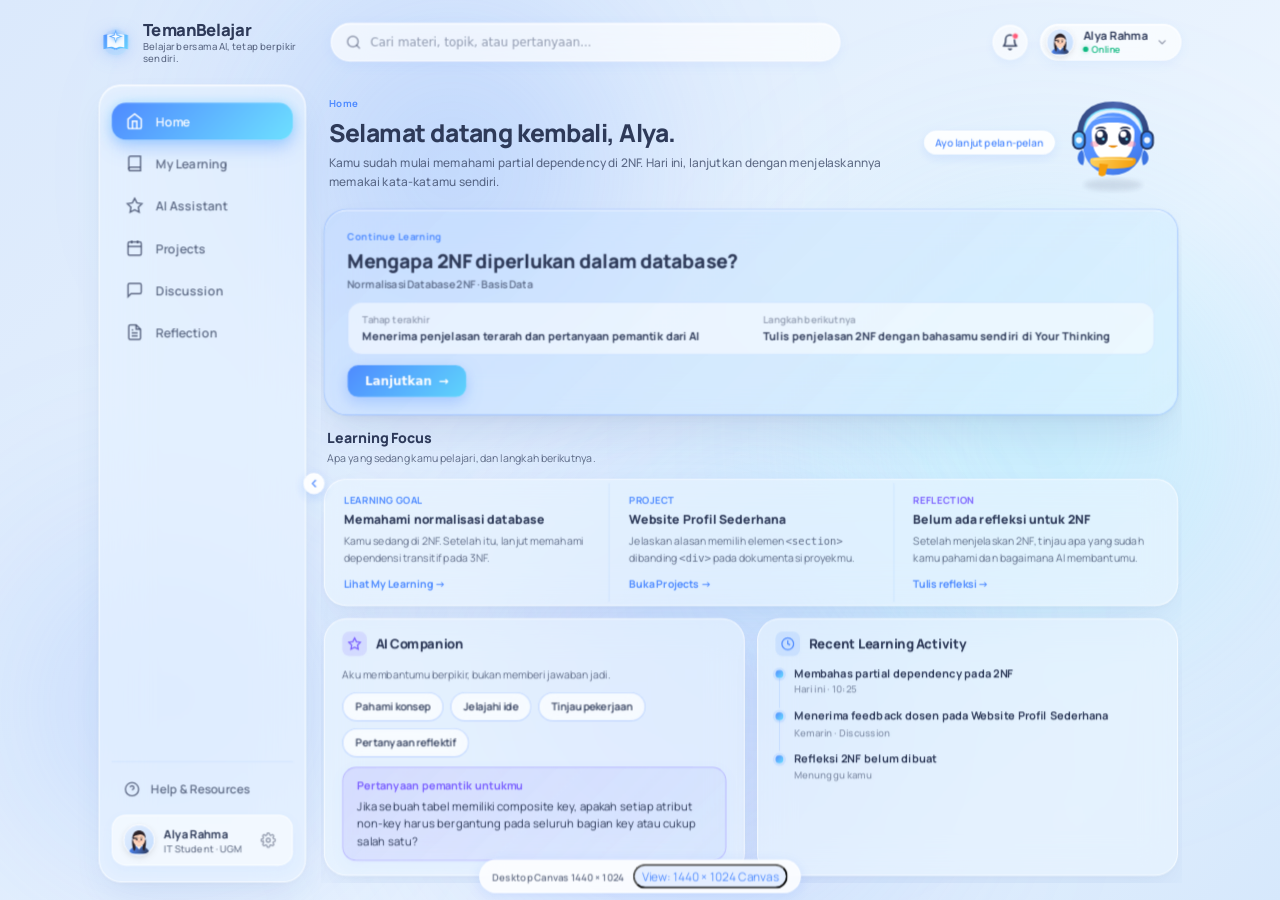
<file: home.html>
<!DOCTYPE html>
<html lang="id">

<head>
  <meta charset="UTF-8">
  <meta name="viewport" content="width=device-width, initial-scale=1.0">
  <title>TemanBelajar — Home</title>
  <link rel="icon" type="image/svg+xml" href="assets/logo.svg">

  <!-- Font utama: Manrope -->
  <link rel="preconnect" href="https://fonts.googleapis.com">
  <link rel="preconnect" href="https://fonts.gstatic.com" crossorigin>
  <link href="https://fonts.googleapis.com/css2?family=Manrope:wght@400;500;600;700;800&display=swap" rel="stylesheet">

  <!-- Stylesheet yang sama dengan halaman utama -->
  <link rel="stylesheet" href="css/style.css">
  <!-- Tambahan khusus halaman Home -->
  <link rel="stylesheet" href="css/home.css">
  <!-- Sidebar yang dapat diciutkan + navigasi halus -->
  <link rel="stylesheet" href="css/sidebar.css">
  <script src="js/sidebar.js"></script>
</head>

<body>
  <div class="ambient-background" aria-hidden="true">
    <div class="blob blob-1"></div>
    <div class="blob blob-2"></div>
    <div class="blob blob-3"></div>
    <div class="blob blob-4"></div>
    <div class="blob blob-5"></div>
  </div>

  <div class="app-viewport">
    <main class="desktop-canvas auto-scale hm-canvas" id="desktopCanvas" style="transition: none;">

      <!-- Header yang konsisten dengan index.html -->
      <header class="top-header">
        <a href="home.html" class="brand-group" aria-label="TemanBelajar Home">
          <div class="brand-logo-wrap">
            <img src="assets/logo.svg" alt="TemanBelajar Logo">
          </div>
          <div class="brand-text">
            <span class="brand-name">TemanBelajar</span>
            <span class="brand-tagline">Belajar bersama AI, tetap berpikir sendiri.</span>
          </div>
        </a>

        <div class="search-container">
          <div class="search-input-wrapper">
            <svg class="search-icon" viewBox="0 0 24 24" fill="none" stroke="currentColor" stroke-width="2.2"
              stroke-linecap="round" stroke-linejoin="round" aria-hidden="true">
              <circle cx="11" cy="11" r="8"></circle>
              <line x1="21" y1="21" x2="16.65" y2="16.65"></line>
            </svg>
            <input type="search" class="search-input" placeholder="Cari materi, topik, atau pertanyaan..." aria-label="Cari materi">
          </div>
        </div>

        <div class="header-actions">
          <button class="icon-btn" type="button" title="Notifikasi" aria-label="Notifikasi">
            <svg width="20" height="20" viewBox="0 0 24 24" fill="none" stroke="currentColor" stroke-width="2"
              stroke-linecap="round" stroke-linejoin="round" aria-hidden="true">
              <path d="M18 8A6 6 0 0 0 6 8c0 7-3 9-3 9h18s-3-2-3-9"></path>
              <path d="M13.73 21a2 2 0 0 1-3.46 0"></path>
            </svg>
            <span class="notification-badge"></span>
          </button>

          <div class="user-profile-pill" title="Profil Mahasiswa">
            <div class="avatar-circle">
              <img src="assets/alya_avatar.svg" alt="Alya Rahma">
            </div>
            <div class="user-info">
              <span class="user-name">Alya Rahma</span>
              <span class="user-status"><span class="status-dot"></span>Online</span>
            </div>
            <svg class="chevron-icon" viewBox="0 0 24 24" fill="none" stroke="currentColor" stroke-width="2.5"
              stroke-linecap="round" stroke-linejoin="round" aria-hidden="true">
              <polyline points="6 9 12 15 18 9"></polyline>
            </svg>
          </div>
        </div>
      </header>

      <div class="workspace-body hm-body">

        <!-- Sidebar: struktur dan visual dipertahankan -->
        <aside class="sidebar">
          <nav aria-label="Navigasi Utama">
            <ul class="nav-menu-list">
              <li class="nav-item active">
                <a href="home.html" class="nav-link" aria-current="page">
                  <svg class="nav-icon" viewBox="0 0 24 24" fill="none" stroke="currentColor" aria-hidden="true">
                    <path d="M3 9l9-7 9 7v11a2 2 0 0 1-2 2H5a2 2 0 0 1-2-2z"></path>
                    <polyline points="9 22 9 12 15 12 15 22"></polyline>
                  </svg>
                  <span>Home</span>
                </a>
              </li>

              <li class="nav-item">
                <a href="my-learning.html" class="nav-link">
                  <svg class="nav-icon" viewBox="0 0 24 24" fill="none" stroke="currentColor" aria-hidden="true">
                    <path d="M4 19.5A2.5 2.5 0 0 1 6.5 17H20"></path>
                    <path d="M6.5 2H20v20H6.5A2.5 2.5 0 0 1 4 19.5v-15A2.5 2.5 0 0 1 6.5 2z"></path>
                  </svg>
                  <span>My Learning</span>
                </a>
              </li>

              <li class="nav-item">
                <a href="index.html#ai-assistant" class="nav-link">
                  <svg class="nav-icon" viewBox="0 0 24 24" fill="none" stroke="currentColor" aria-hidden="true">
                    <polygon points="12 2 15.09 8.26 22 9.27 17 14.14 18.18 21.02 12 17.77 5.82 21.02 7 14.14 2 9.27 8.91 8.26 12 2"></polygon>
                  </svg>
                  <span>AI Assistant</span>
                </a>
              </li>

              <li class="nav-item">
                <a href="index.html#projects" class="nav-link">
                  <svg class="nav-icon" viewBox="0 0 24 24" fill="none" stroke="currentColor" aria-hidden="true">
                    <rect x="3" y="4" width="18" height="18" rx="2"></rect>
                    <line x1="16" y1="2" x2="16" y2="6"></line>
                    <line x1="8" y1="2" x2="8" y2="6"></line>
                    <line x1="3" y1="10" x2="21" y2="10"></line>
                  </svg>
                  <span>Projects</span>
                </a>
              </li>

              <li class="nav-item">
                <a href="discussion.html" class="nav-link">
                  <svg class="nav-icon" viewBox="0 0 24 24" fill="none" stroke="currentColor" aria-hidden="true">
                    <path d="M21 15a2 2 0 0 1-2 2H7l-4 4V5a2 2 0 0 1 2-2h14a2 2 0 0 1 2 2z"></path>
                  </svg>
                  <span>Discussion</span>
                </a>
              </li>

              <li class="nav-item">
                <a href="reflection.html" class="nav-link">
                  <svg class="nav-icon" viewBox="0 0 24 24" fill="none" stroke="currentColor" aria-hidden="true">
                    <path d="M14 2H6a2 2 0 0 0-2 2v16a2 2 0 0 0 2 2h12a2 2 0 0 0 2-2V8z"></path>
                    <polyline points="14 2 14 8 20 8"></polyline>
                    <line x1="16" y1="13" x2="8" y2="13"></line>
                    <line x1="16" y1="17" x2="8" y2="17"></line>
                    <polyline points="10 9 9 9 8 9"></polyline>
                  </svg>
                  <span>Reflection</span>
                </a>
              </li>
            </ul>
          </nav>

          <div class="sidebar-bottom">
            <a href="index.html#help" class="help-link">
              <svg viewBox="0 0 24 24" fill="none" stroke="currentColor" stroke-width="2" aria-hidden="true">
                <circle cx="12" cy="12" r="10"></circle>
                <path d="M9.09 9a3 3 0 0 1 5.83 1c0 2-3 3-3 3"></path>
                <line x1="12" y1="17" x2="12.01" y2="17"></line>
              </svg>
              <span>Help &amp; Resources</span>
            </a>

            <div class="student-card">
              <div class="student-card-left">
                <div class="avatar-circle">
                  <img src="assets/alya_avatar.svg" alt="Alya Rahma">
                </div>
                <div class="student-meta">
                  <span class="student-name">Alya Rahma</span>
                  <span class="student-major">IT Student · UGM</span>
                </div>
              </div>

              <button class="settings-btn" type="button" title="Pengaturan" aria-label="Pengaturan">
                <svg width="18" height="18" viewBox="0 0 24 24" fill="none" stroke="currentColor" stroke-width="2" aria-hidden="true">
                  <circle cx="12" cy="12" r="3"></circle>
                  <path d="M19.4 15a1.65 1.65 0 0 0 .33 1.82l.06.06a2 2 0 0 1 0 2.83 2 2 0 0 1-2.83 0l-.06-.06a1.65 1.65 0 0 0-1.82-.33 1.65 1.65 0 0 0-1 1.51V21a2 2 0 0 1-2 2 2 2 0 0 1-2-2v-.09A1.65 1.65 0 0 0 9 19.4a1.65 1.65 0 0 0-1.82.33l-.06.06a2 2 0 0 1-2.83 0 2 2 0 0 1 0-2.83l.06-.06a1.65 1.65 0 0 0 .33-1.82 1.65 1.65 0 0 0-.33-1.82V15a1.65 1.65 0 0 0-1.51-1H3a2 2 0 0 1-2-2 2 2 0 0 1 2-2h.09A1.65 1.65 0 0 0 4.6 9a1.65 1.65 0 0 0-.33-1.82l-.06-.06a2 2 0 0 1 0-2.83 2 2 0 0 1 2.83 0l.06.06a1.65 1.65 0 0 0 1.82.33H9a1.65 1.65 0 0 0 1-1.51V3a2 2 0 0 1 2-2 2 2 0 0 1 2 2v.09a1.65 1.65 0 0 0 1 1.51 1.65 1.65 0 0 0 1.82-.33l.06-.06a2 2 0 0 1 2.83 0 2 2 0 0 1 0 2.83l-.06.06a1.65 1.65 0 0 0-.33 1.82V9a1.65 1.65 0 0 0 1.51 1H21a2 2 0 0 1 2 2 2 2 0 0 1-2 2h-.09a1.65 1.65 0 0 0-1.51 1z"></path>
                </svg>
              </button>
            </div>
          </div>
        </aside>

                                <!-- Home -->
        <section class="hm-main" aria-labelledby="homeTitle">

          <!-- 1. Welcome -->
          <div class="hm-welcome">
            <div class="hm-welcome-text">
              <span class="eyebrow-label">Home</span>
              <h1 class="hm-greeting" id="homeTitle">Selamat datang kembali, Alya.</h1>
              <p class="hm-lead">Kamu sudah mulai memahami partial dependency di 2NF. Hari ini, lanjutkan dengan menjelaskannya memakai kata-katamu sendiri.</p>
            </div>

            <div class="hm-mascot-stage">
              <span class="mascot-speech-bubble">Ayo lanjut pelan-pelan</span>
              <div class="mascot-avatar-container" id="homeMascotWrap">
                <div class="hm-mascot-inner" id="homeMascot"></div>
              </div>
            </div>
          </div>

          <!-- 2. Continue Learning -->
          <article class="hm-continue glass-panel" aria-labelledby="homeContinueTitle">
            <div>
              <span class="eyebrow-label">Continue Learning</span>
              <h2 class="hm-continue-title" id="homeContinueTitle">Mengapa 2NF diperlukan dalam database?</h2>
              <div class="hm-continue-sub">Normalisasi Database 2NF · Basis Data</div>
            </div>

            <div class="hm-continue-steps">
              <div class="hm-step">
                <span class="meta-label">Tahap terakhir</span>
                <span class="meta-value">Menerima penjelasan terarah dan pertanyaan pemantik dari AI</span>
              </div>
              <div class="hm-step">
                <span class="meta-label">Langkah berikutnya</span>
                <span class="meta-value">Tulis penjelasan 2NF dengan bahasamu sendiri di Your Thinking</span>
              </div>
            </div>

            <div class="hm-continue-action">
              <a class="btn-primary" id="homeContinueBtn" href="index.html#ai-assistant">
                Lanjutkan
                <span aria-hidden="true">→</span>
              </a>
            </div>
          </article>

          <!-- 3. Learning Focus -->
          <div class="hm-section-heading">
            <h2>Learning Focus</h2>
            <p>Apa yang sedang kamu pelajari, dan langkah berikutnya.</p>
          </div>

          <section class="hm-focus glass-panel" aria-label="Learning Focus">
            <div class="hm-focus-item">
              <span class="hm-focus-label">LEARNING GOAL</span>
              <h3 class="hm-focus-title">Memahami normalisasi database</h3>
              <p class="hm-focus-text">Kamu sedang di 2NF. Setelah itu, lanjut memahami dependensi transitif pada 3NF.</p>
              <a class="hm-link" href="my-learning.html">Lihat My Learning →</a>
            </div>

            <div class="hm-focus-item">
              <span class="hm-focus-label">PROJECT</span>
              <h3 class="hm-focus-title">Website Profil Sederhana</h3>
              <p class="hm-focus-text">Jelaskan alasan memilih elemen <code>&lt;section&gt;</code> dibanding <code>&lt;div&gt;</code> pada dokumentasi proyekmu.</p>
              <a class="hm-link" href="index.html#projects">Buka Projects →</a>
            </div>

            <div class="hm-focus-item hm-focus-violet">
              <span class="hm-focus-label">REFLECTION</span>
              <h3 class="hm-focus-title" id="homeReflectionTitle">Belum ada refleksi untuk 2NF</h3>
              <p class="hm-focus-text" id="homeReflectionText">Setelah menjelaskan 2NF, tinjau apa yang sudah kamu pahami dan bagaimana AI membantumu.</p>
              <a class="hm-link" id="homeReflectionLink" href="reflection.html">Tulis refleksi →</a>
            </div>
          </section>

          <!-- 4 & 5. AI Companion + Recent Learning Activity -->
          <div class="hm-lower">
            <section class="hm-panel glass-panel" aria-labelledby="homeAiTitle">
              <div class="context-card-header">
                <div class="card-header-icon" style="background:rgba(123,97,255,0.15);color:#7B61FF;">
                  <svg viewBox="0 0 24 24" fill="none" stroke="currentColor" stroke-width="2.2" aria-hidden="true">
                    <path d="M12 2l3.09 6.26L22 9.27l-5 4.87 1.18 6.88L12 17.77l-6.18 3.25L7 14.14 2 9.27l6.91-1.01L12 2z"></path>
                  </svg>
                </div>
                <h3 class="context-card-title" id="homeAiTitle">AI Companion</h3>
              </div>

              <p class="hm-panel-text">Aku membantumu berpikir, bukan memberi jawaban jadi.</p>

              <div class="hm-chip-row">
                <a class="action-chip-btn" href="index.html#ai-assistant">Pahami konsep</a>
                <a class="action-chip-btn" href="index.html#ai-assistant">Jelajahi ide</a>
                <a class="action-chip-btn" href="index.html#ai-assistant">Tinjau pekerjaan</a>
                <a class="action-chip-btn" href="index.html#ai-assistant">Pertanyaan reflektif</a>
              </div>

              <div class="subcard subcard-violet">
                <div class="subcard-title-row">Pertanyaan pemantik untukmu</div>
                <div class="subcard-content" id="homeGuidingQuestion">Jika sebuah tabel memiliki composite key, apakah setiap atribut non-key harus bergantung pada seluruh bagian key atau cukup salah satu?</div>
              </div>
            </section>

            <section class="hm-panel glass-panel" aria-labelledby="homeRecentTitle">
              <div class="context-card-header">
                <div class="card-header-icon">
                  <svg viewBox="0 0 24 24" fill="none" stroke="currentColor" stroke-width="2.2" aria-hidden="true">
                    <circle cx="12" cy="12" r="10"></circle>
                    <polyline points="12 6 12 12 16 14"></polyline>
                  </svg>
                </div>
                <h3 class="context-card-title" id="homeRecentTitle">Recent Learning Activity</h3>
              </div>

              <ol class="hm-timeline">
                <li class="hm-timeline-item">
                  <span class="hm-timeline-dot" aria-hidden="true"></span>
                  <div class="hm-timeline-text">
                    <strong>Membahas partial dependency pada 2NF</strong>
                    <span>Hari ini · 10:25</span>
                  </div>
                </li>
                <li class="hm-timeline-item">
                  <span class="hm-timeline-dot" aria-hidden="true"></span>
                  <div class="hm-timeline-text">
                    <strong>Menerima feedback dosen pada Website Profil Sederhana</strong>
                    <span>Kemarin · Discussion</span>
                  </div>
                </li>
                <li class="hm-timeline-item">
                  <span class="hm-timeline-dot" aria-hidden="true"></span>
                  <div class="hm-timeline-text">
                    <strong id="homeReflectionActivity">Refleksi 2NF belum dibuat</strong>
                    <span id="homeReflectionActivityTime">Menunggu kamu</span>
                  </div>
                </li>
              </ol>
            </section>
          </div>
        </section>
      </div>

      <aside class="canvas-view-controls" aria-label="Pengaturan Tampilan Layar">
        <span id="canvasSizeLabel">Desktop Canvas 1440 × 1024</span>
        <button type="button" class="view-mode-pill" id="viewModeToggleBtn">View: 1440 × 1024 Canvas</button>
      </aside>
    </main>
  </div>

  <script src="js/mascot.js"></script>
  <script src="js/learning-data.js"></script>
  <script src="js/home.js"></script>
  <script>
    (function () {
      const canvas = document.getElementById('desktopCanvas');
      const toggle = document.getElementById('viewModeToggleBtn');
      const label = document.getElementById('canvasSizeLabel');

      if (!canvas || !toggle) return;

      let fluidDesktop = false;

      function applyCanvasMode() {
        if (fluidDesktop) {
          canvas.classList.add('fluid-desktop');
          canvas.style.transform = 'none';
          toggle.textContent = 'View: Fluid Desktop';
          if (label) label.textContent = 'Fluid Desktop';
          return;
        }

        canvas.classList.remove('fluid-desktop');
        toggle.textContent = 'View: 1440 × 1024 Canvas';
        if (label) label.textContent = 'Desktop Canvas 1440 × 1024';

        const scale = Math.min(window.innerWidth / 1440, window.innerHeight / 1024);
        canvas.style.transform = `scale(${Math.min(1, scale)})`;
      }

      toggle.addEventListener('click', function () {
        fluidDesktop = !fluidDesktop;
        applyCanvasMode();
      });

      window.addEventListener('resize', applyCanvasMode);
      applyCanvasMode();
    })();
  </script>
</body>

</html>
</file>
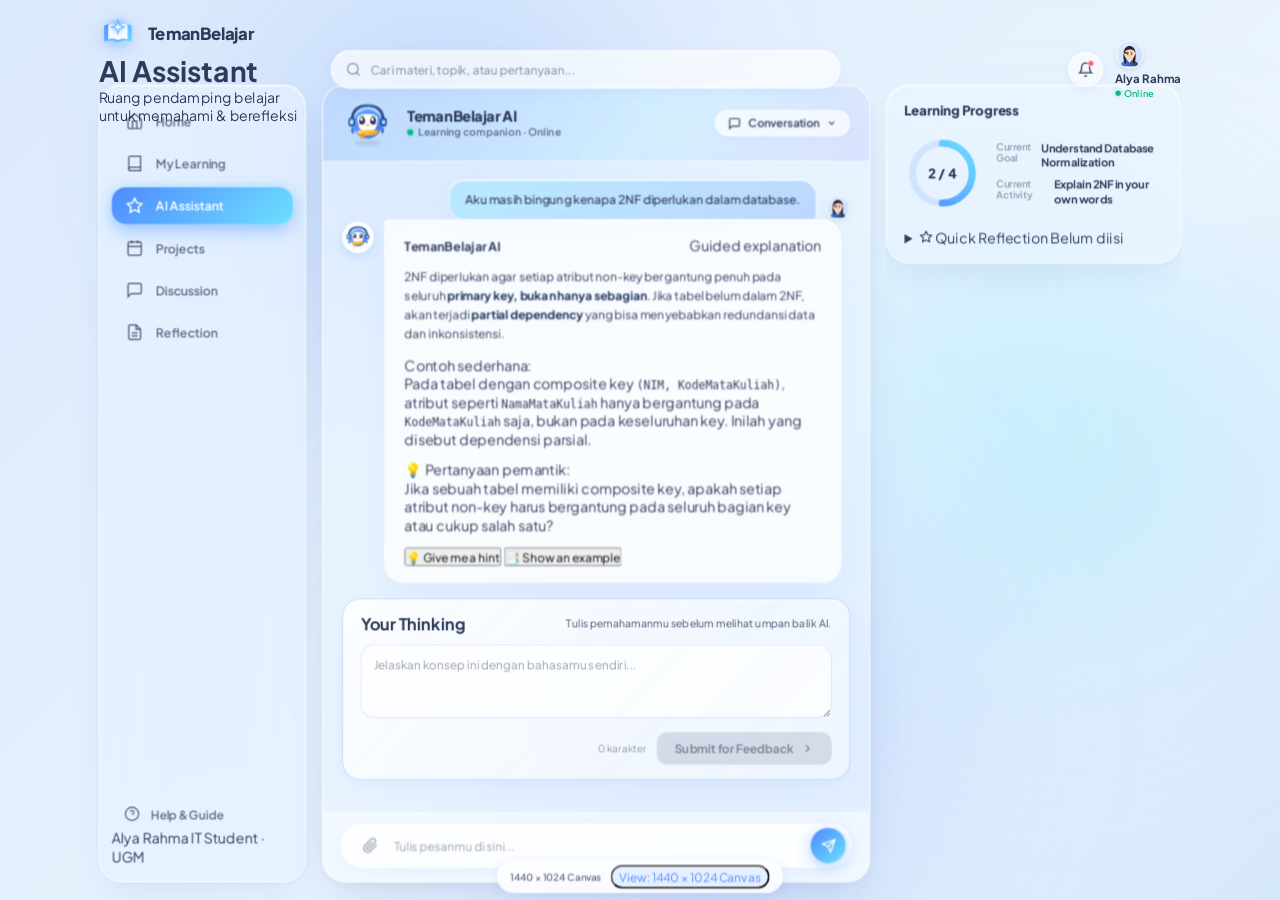
<file: index.refined.html>
<!DOCTYPE html>
<html lang="id">
<head>
  <meta charset="UTF-8">
  <meta name="viewport" content="width=device-width, initial-scale=1.0">
  <title>TemanBelajar — AI Learning Workspace</title>
  
  <!-- Favicon -->
  <link rel="icon" type="image/svg+xml" href="assets/logo.svg">

  <!-- Google Fonts: Plus Jakarta Sans -->
  <link rel="preconnect" href="https://fonts.googleapis.com">
  <link rel="preconnect" href="https://fonts.gstatic.com" crossorigin>
  <link href="https://fonts.googleapis.com/css2?family=Plus+Jakarta+Sans:ital,wght@0,400;0,500;0,600;0,700;0,800;1,400&display=swap" rel="stylesheet">

  <!-- Main Stylesheet -->
  <link rel="stylesheet" href="css/style.css">
</head>
<body>

  <!-- Ambient Blurred Background Atmosphere (Soft, Gentle, Non-intrusive) -->
  <div class="ambient-background" aria-hidden="true">
    <div class="blob blob-1"></div>
    <div class="blob blob-2"></div>
    <div class="blob blob-3"></div>
  </div>

  <!-- SVG Global Definitions for Donut Gradient -->
  <svg style="position: absolute; width: 0; height: 0; overflow: hidden;" version="1.1" xmlns="http://www.w3.org/2000/svg">
    <defs>
      <linearGradient id="donutGrad" x1="0%" y1="0%" x2="100%" y2="100%">
        <stop offset="0%" stop-color="#4F8BFF" />
        <stop offset="100%" stop-color="#6EE1FF" />
      </linearGradient>
    </defs>
  </svg>

  <!-- Viewport Scaler Wrapper -->
  <div class="app-viewport">
    
    <!-- 1440 × 1024 px Master Desktop Application Canvas -->
    <main class="desktop-canvas auto-scale" id="desktopCanvas">

      <!-- ====================================================================
           1. MINIMAL TOP HEADER (Clean, Low Noise, Unified Title)
           ==================================================================== -->
      <header class="top-header">
        
        <!-- Brand & Page Title Section -->
        <div class="header-left">
          <a href="#home" class="brand-group" title="TemanBelajar Home">
            <div class="brand-logo-wrap">
              <img src="assets/logo.svg" alt="TemanBelajar Logo">
            </div>
            <span class="brand-name">TemanBelajar</span>
          </a>

          <div class="header-divider" aria-hidden="true"></div>

          <div class="page-title-group">
            <h1 class="page-title">AI Assistant</h1>
            <span class="page-subtitle">Ruang pendamping belajar untuk memahami &amp; berefleksi</span>
          </div>
        </div>

        <!-- Global Search Bar (Understated, Minimal Pill) -->
        <div class="search-container">
          <div class="search-input-wrapper">
            <svg class="search-icon" viewBox="0 0 24 24" fill="none" stroke="currentColor" stroke-width="2">
              <circle cx="11" cy="11" r="8"></circle>
              <line x1="21" y1="21" x2="16.65" y2="16.65"></line>
            </svg>
            <input type="text" class="search-input" placeholder="Cari materi, topik, atau pertanyaan..." aria-label="Cari materi">
          </div>
        </div>

        <!-- Header Right Actions (Notification & Compact Profile) -->
        <div class="header-actions">
          <button class="icon-btn" title="Notifikasi" aria-label="Notifikasi">
            <svg width="18" height="18" viewBox="0 0 24 24" fill="none" stroke="currentColor" stroke-width="2">
              <path d="M18 8A6 6 0 0 0 6 8c0 7-3 9-3 9h18s-3-2-3-9"></path>
              <path d="M13.73 21a2 2 0 0 1-3.46 0"></path>
            </svg>
            <span class="notification-badge"></span>
          </button>

          <!-- Student Profile (Clean, Flat, Non-card) -->
          <div class="user-profile-compact" title="Profil Mahasiswa">
            <div class="avatar-circle">
              <img src="assets/alya_avatar.svg" alt="Alya Rahma">
            </div>
            <div class="user-text-info">
              <span class="user-name">Alya Rahma</span>
              <span class="user-status"><span class="status-dot"></span> Online</span>
            </div>
          </div>
        </div>

      </header>

      <!-- ====================================================================
           2. WORKSPACE BODY (Dominant AI Workspace + Simplified Sidebar & Context)
           ==================================================================== -->
      <div class="workspace-body">

        <!-- ------------------------------------------------------------------
             LEFT SIDEBAR (~220px: Subtle Navigation Surface)
             ------------------------------------------------------------------ -->
        <aside class="sidebar">
          <nav aria-label="Navigasi Utama">
            <ul class="nav-menu-list">
              <li class="nav-item">
                <a href="#home" class="nav-link">
                  <svg class="nav-icon" viewBox="0 0 24 24" fill="none" stroke="currentColor">
                    <path d="M3 9l9-7 9 7v11a2 2 0 0 1-2 2H5a2 2 0 0 1-2-2z"></path>
                    <polyline points="9 22 9 12 15 12 15 22"></polyline>
                  </svg>
                  <span>Home</span>
                </a>
              </li>

              <li class="nav-item">
                <a href="#my-learning" class="nav-link">
                  <svg class="nav-icon" viewBox="0 0 24 24" fill="none" stroke="currentColor">
                    <path d="M4 19.5A2.5 2.5 0 0 1 6.5 17H20"></path>
                    <path d="M6.5 2H20v20H6.5A2.5 2.5 0 0 1 4 19.5v-15A2.5 2.5 0 0 1 6.5 2z"></path>
                  </svg>
                  <span>My Learning</span>
                </a>
              </li>

              <!-- Active Nav Item -->
              <li class="nav-item active">
                <a href="#ai-assistant" class="nav-link">
                  <svg class="nav-icon" viewBox="0 0 24 24" fill="none" stroke="currentColor">
                    <polygon points="12 2 15.09 8.26 22 9.27 17 14.14 18.18 21.02 12 17.77 5.82 21.02 7 14.14 2 9.27 8.91 8.26 12 2"></polygon>
                  </svg>
                  <span>AI Assistant</span>
                </a>
              </li>

              <li class="nav-item">
                <a href="#projects" class="nav-link">
                  <svg class="nav-icon" viewBox="0 0 24 24" fill="none" stroke="currentColor">
                    <rect x="3" y="4" width="18" height="18" rx="2" ry="2"></rect>
                    <line x1="16" y1="2" x2="16" y2="6"></line>
                    <line x1="8" y1="2" x2="8" y2="6"></line>
                    <line x1="3" y1="10" x2="21" y2="10"></line>
                  </svg>
                  <span>Projects</span>
                </a>
              </li>

              <li class="nav-item">
                <a href="#discussion" class="nav-link">
                  <svg class="nav-icon" viewBox="0 0 24 24" fill="none" stroke="currentColor">
                    <path d="M21 15a2 2 0 0 1-2 2H7l-4 4V5a2 2 0 0 1 2-2h14a2 2 0 0 1 2 2z"></path>
                  </svg>
                  <span>Discussion</span>
                </a>
              </li>

              <li class="nav-item">
                <a href="#reflection" class="nav-link">
                  <svg class="nav-icon" viewBox="0 0 24 24" fill="none" stroke="currentColor">
                    <path d="M14 2H6a2 2 0 0 0-2 2v16a2 2 0 0 0 2 2h12a2 2 0 0 0 2-2V8z"></path>
                    <polyline points="14 2 14 8 20 8"></polyline>
                    <line x1="16" y1="13" x2="8" y2="13"></line>
                    <line x1="16" y1="17" x2="8" y2="17"></line>
                  </svg>
                  <span>Reflection</span>
                </a>
              </li>
            </ul>
          </nav>

          <!-- Sidebar Footer (Help & Understated Student Meta) -->
          <div class="sidebar-footer">
            <a href="#help" class="help-link">
              <svg viewBox="0 0 24 24" fill="none" stroke="currentColor" stroke-width="2">
                <circle cx="12" cy="12" r="10"></circle>
                <path d="M9.09 9a3 3 0 0 1 5.83 1c0 2-3 3-3 3"></path>
                <line x1="12" y1="17" x2="12.01" y2="17"></line>
              </svg>
              <span>Help &amp; Guide</span>
            </a>
            
            <div class="student-mini-info">
              <span class="student-mini-name">Alya Rahma</span>
              <span class="student-mini-sub">IT Student · UGM</span>
            </div>
          </div>
        </aside>

        <!-- ------------------------------------------------------------------
             MAIN AI WORKSPACE (~840px: Dominant Focal Point of the Page)
             ------------------------------------------------------------------ -->
        <section class="main-workspace">
          
          <div class="ai-assistant-card">
            
            <!-- AI Companion Banner (Clean, Essential Info Only) -->
            <div class="ai-companion-banner">
              <div class="ai-companion-info">
                <!-- Mascot with subtle float animation -->
                <div class="mascot-avatar-container" id="mascotAvatarContainer">
                  <div id="mascotBannerAvatar"></div>
                </div>

                <div class="ai-meta">
                  <h2 class="ai-companion-name">TemanBelajar AI</h2>
                  <div class="ai-companion-status">
                    <span class="status-dot"></span>
                    <span>Learning companion · Online</span>
                  </div>
                </div>
              </div>

              <!-- Only ONE single options control -->
              <div class="banner-controls">
                <button class="dropdown-pill" id="conversationDropdownBtn" title="Ganti Topik Pembelajaran">
                  <svg width="15" height="15" viewBox="0 0 24 24" fill="none" stroke="currentColor" stroke-width="2"><path d="M21 15a2 2 0 0 1-2 2H7l-4 4V5a2 2 0 0 1 2-2h14a2 2 0 0 1 2 2z"/></svg>
                  <span>Conversation</span>
                  <svg width="12" height="12" viewBox="0 0 24 24" fill="none" stroke="currentColor" stroke-width="2.5"><polyline points="6 9 12 15 18 9"/></svg>
                </button>
              </div>
            </div>

            <!-- Conversation Scroll Area (Spacious, Uncrowded) -->
            <div class="conversation-scroll-area" id="conversationScrollArea">
              
              <div id="chatMessagesList" class="chat-messages-container">
                
                <!-- 1. Student Question (Right aligned, clean) -->
                <div class="message-row student-row">
                  <div class="student-bubble-wrap">
                    <div class="student-bubble">
                      Aku masih bingung kenapa 2NF diperlukan dalam database.
                    </div>
                  </div>
                  <div class="avatar-circle student-avatar-small">
                    <img src="assets/alya_avatar.svg" alt="Alya Rahma">
                  </div>
                </div>

                <!-- 2. AI Guided Response (ONE Clean Surface, Typographic Hierarchy) -->
                <div class="message-row ai-row">
                  <div class="ai-avatar-small-wrap" id="mascotChatAvatar">
                    <img src="assets/logo.svg" alt="AI Avatar" style="width: 24px; height: 24px;">
                  </div>

                  <div class="ai-response-card">
                    <!-- Subtle Header -->
                    <div class="ai-response-header">
                      <span class="ai-sender-name">TemanBelajar AI</span>
                      <span class="guided-text-tag">Guided explanation</span>
                    </div>

                    <!-- Short Explanation Text -->
                    <p class="explanation-text">
                      2NF diperlukan agar setiap atribut non-key bergantung penuh pada seluruh <strong>primary key, bukan hanya sebagian</strong>. Jika tabel belum dalam 2NF, akan terjadi <strong>partial dependency</strong> yang bisa menyebabkan redundansi data dan inkonsistensi.
                    </p>

                    <!-- Simple Integrated Example (Clean typographic callout, no heavy card) -->
                    <div class="example-callout">
                      <span class="callout-label">Contoh sederhana:</span>
                      <p class="callout-body">
                        Pada tabel dengan composite key <code>(NIM, KodeMataKuliah)</code>, atribut seperti <code>NamaMataKuliah</code> hanya bergantung pada <code>KodeMataKuliah</code> saja, bukan pada keseluruhan key. Inilah yang disebut dependensi parsial.
                      </p>
                    </div>

                    <!-- Guiding Question Block (Prominent, invites thinking) -->
                    <div class="guiding-question-box">
                      <span class="guiding-q-label">💡 Pertanyaan pemantik:</span>
                      <p class="guiding-q-text">
                        Jika sebuah tabel memiliki composite key, apakah setiap atribut non-key harus bergantung pada seluruh bagian key atau cukup salah satu?
                      </p>
                    </div>

                    <!-- Subtle Secondary Actions (Hint & Example) -->
                    <div class="secondary-actions-row">
                      <button class="btn-subtle-action" id="btnGiveHint">
                        <span>💡</span> Give me a hint
                      </button>
                      <button class="btn-subtle-action" id="btnShowExample">
                        <span>📑</span> Show an example
                      </button>
                    </div>

                  </div>
                </div>

              </div> <!-- End chatMessagesList -->

              <!-- 3. STUDENT THINKING AREA (High Visual Importance, Generous Whitespace) -->
              <div class="student-thinking-section" id="studentThinkingSection">
                <div class="thinking-header">
                  <h3 class="thinking-title">Your Thinking</h3>
                  <p class="thinking-subtitle">Tulis pemahamanmu sebelum melihat umpan balik AI.</p>
                </div>

                <div class="thinking-textarea-wrap">
                  <textarea 
                    class="thinking-textarea" 
                    id="studentThinkingTextarea" 
                    placeholder="Jelaskan konsep ini dengan bahasamu sendiri..."></textarea>
                </div>

                <div class="thinking-actions">
                  <span class="char-counter" id="charCounter">0 karakter</span>
                  <button class="btn-primary" id="submitThinkingBtn" disabled>
                    <span>Submit for Feedback</span>
                    <svg width="15" height="15" viewBox="0 0 24 24" fill="none" stroke="currentColor" stroke-width="2.5"><polyline points="9 18 15 12 9 6"/></svg>
                  </button>
                </div>
              </div>

            </div> <!-- End conversation-scroll-area -->

            <!-- Bottom Floating Chat Input Bar -->
            <footer class="chat-input-bar">
              <div class="input-pill-wrapper">
                <button class="attach-btn" title="Lampirkan Dokumen" aria-label="Lampirkan Dokumen">
                  <svg width="18" height="18" viewBox="0 0 24 24" fill="none" stroke="currentColor" stroke-width="2"><path d="M21.44 11.05l-9.19 9.19a6 6 0 0 1-8.49-8.49l9.19-9.19a4 4 0 0 1 5.66 5.66l-9.2 9.19a2 2 0 0 1-2.83-2.83l8.49-8.48"/></svg>
                </button>
                <input 
                  type="text" 
                  class="chat-input-field" 
                  id="chatInputField" 
                  placeholder="Tulis pesanmu di sini..." 
                  aria-label="Tulis pesan">
                <button class="send-btn" id="sendChatBtn" title="Kirim Pesan" aria-label="Kirim Pesan">
                  <svg width="17" height="17" viewBox="0 0 24 24" fill="none" stroke="currentColor" stroke-width="2.2" stroke-linecap="round" stroke-linejoin="round">
                    <line x1="22" y1="2" x2="11" y2="13"></line>
                    <polygon points="22 2 15 22 11 13 2 9 22 2"></polygon>
                  </svg>
                </button>
              </div>
            </footer>

          </div>

        </section>

        <!-- ------------------------------------------------------------------
             RIGHT LEARNING CONTEXT (~270px: Single Compact Glass Panel)
             ------------------------------------------------------------------ -->
        <aside class="right-context-panel">
          
          <div class="context-card">
            
            <!-- Panel Header -->
            <div class="context-card-header">
              <h3 class="context-card-title">Learning Progress</h3>
            </div>

            <!-- Compact Progress Visualization -->
            <div class="progress-visual-row">
              <div class="progress-donut-wrap">
                <svg class="progress-donut-svg" viewBox="0 0 86 86">
                  <circle class="donut-bg" cx="43" cy="43" r="34" />
                  <circle class="donut-fill" id="donutProgressCircle" cx="43" cy="43" r="34" />
                </svg>
                <div class="donut-center-text">
                  <span class="donut-number" id="donutNumber">2 / 4</span>
                  <span class="donut-label" id="donutLabel">concepts explored</span>
                </div>
              </div>

              <div class="context-meta-list">
                <div class="context-meta-item">
                  <span class="meta-label">Current Goal</span>
                  <span class="meta-value" id="currentGoalText">Understand Database Normalization</span>
                </div>

                <div class="context-meta-item">
                  <span class="meta-label">Current Activity</span>
                  <span class="meta-value" id="currentActivityText">Explain 2NF in your own words</span>
                </div>
              </div>
            </div>

            <!-- Subtle Collapsible Reflection Section (Revealed cleanly, does not clutter primary view) -->
            <details class="reflection-collapsible" id="reflectionSection">
              <summary class="reflection-toggle">
                <span class="reflection-toggle-title">
                  <svg width="15" height="15" viewBox="0 0 24 24" fill="none" stroke="currentColor" stroke-width="2"><path d="M12 2l3.09 6.26L22 9.27l-5 4.87 1.18 6.88L12 17.77l-6.18 3.25L7 14.14 2 9.27l6.91-1.01L12 2z"></path></svg>
                  Quick Reflection
                </span>
                <span class="reflection-status-badge" id="reflectionStat">Belum diisi</span>
              </summary>

              <div class="reflection-content-box">
                <p class="reflection-prompt">
                  Apa yang lebih kamu pahami setelah menggunakan AI?
                </p>
                <textarea 
                  class="reflection-textarea" 
                  id="reflectionTextarea" 
                  placeholder="Tulis refleksimu..."></textarea>
                <div id="reflectionStatusWrap"></div>
                <button class="btn-save-reflection" id="saveReflectionBtn">
                  Save Reflection
                </button>
              </div>
            </details>

            <!-- Hidden AI Usage Stat to preserve JS binding without cluttering view -->
            <div style="display: none;" id="aiUsageStat">3 interactions</div>

          </div>

        </aside>

      </div> <!-- End workspace-body -->

      <!-- Minimal Canvas Mode Switcher Bar -->
      <aside class="canvas-view-controls" aria-label="Pengaturan Tampilan Layar">
        <span>1440 × 1024 Canvas</span>
        <button type="button" class="view-mode-pill" id="viewModeToggleBtn">View: 1440 × 1024 Canvas</button>
      </aside>

    </main>

  </div> <!-- End app-viewport -->

  <!-- Global Modal for Guiding Hints & Detailed Examples -->
  <div class="modal-overlay" id="modalOverlay">
    <div class="modal-card">
      <div class="modal-header">
        <h3 class="modal-title" id="modalTitle">Judul Modal</h3>
        <button class="modal-close-btn" id="modalCloseBtn" aria-label="Tutup Modal">&times;</button>
      </div>
      <div class="modal-body" id="modalBody">
        Konten panduan...
      </div>
    </div>
  </div>

  <!-- Scripts -->
  <script src="js/mascot.js"></script>
  <script src="js/learning-data.js"></script>
  <script src="js/app.js"></script>

</body>
</html>
</file>
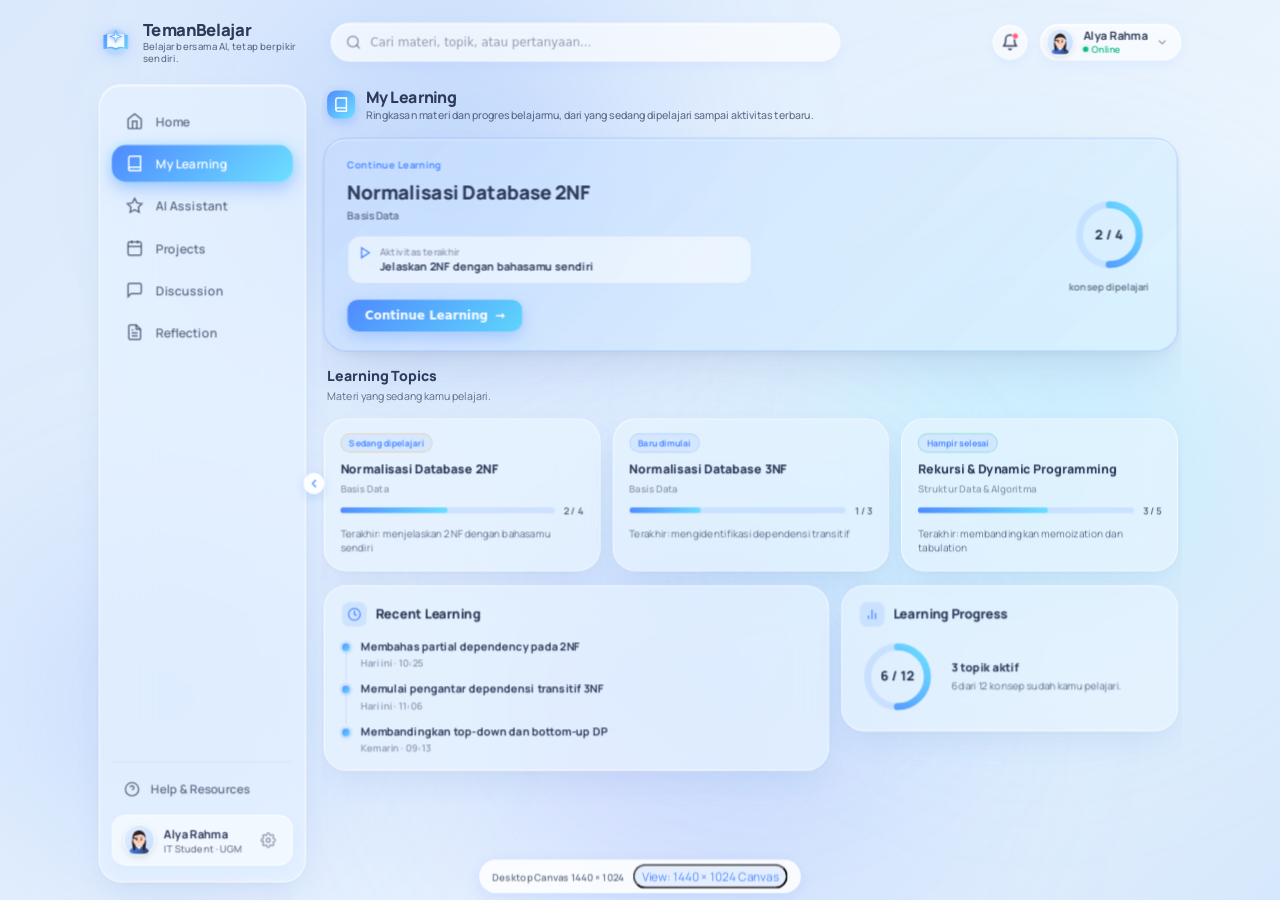
<file: my-learning.html>
<!DOCTYPE html>
<html lang="id">

<head>
  <meta charset="UTF-8">
  <meta name="viewport" content="width=device-width, initial-scale=1.0">
  <title>TemanBelajar — My Learning</title>
  <link rel="icon" type="image/svg+xml" href="assets/logo.svg">

  <!-- Font utama: Manrope -->
  <link rel="preconnect" href="https://fonts.googleapis.com">
  <link rel="preconnect" href="https://fonts.gstatic.com" crossorigin>
  <link href="https://fonts.googleapis.com/css2?family=Manrope:wght@400;500;600;700;800&display=swap" rel="stylesheet">

  <!-- Stylesheet yang sama dengan halaman utama -->
  <link rel="stylesheet" href="css/style.css">
  <!-- Tambahan khusus halaman My Learning -->
  <link rel="stylesheet" href="css/my-learning.css">
  <!-- Sidebar yang dapat diciutkan + navigasi halus -->
  <link rel="stylesheet" href="css/sidebar.css">
  <script src="js/sidebar.js"></script>
</head>

<body>
  <div class="ambient-background" aria-hidden="true">
    <div class="blob blob-1"></div>
    <div class="blob blob-2"></div>
    <div class="blob blob-3"></div>
    <div class="blob blob-4"></div>
    <div class="blob blob-5"></div>
  </div>

  <svg style="position:absolute;width:0;height:0;overflow:hidden;" version="1.1" xmlns="http://www.w3.org/2000/svg" aria-hidden="true">
    <defs>
      <linearGradient id="donutGrad" x1="0%" y1="0%" x2="100%" y2="100%">
        <stop offset="0%" stop-color="#4F8BFF"></stop>
        <stop offset="100%" stop-color="#6EE1FF"></stop>
      </linearGradient>
    </defs>
  </svg>

  <div class="app-viewport">
    <main class="desktop-canvas auto-scale ml-canvas" id="desktopCanvas" style="transition: none;">

      <!-- Header yang konsisten dengan index.html -->
      <header class="top-header">
        <a href="index.html#home" class="brand-group" aria-label="TemanBelajar Home">
          <div class="brand-logo-wrap">
            <img src="assets/logo.svg" alt="TemanBelajar Logo">
          </div>
          <div class="brand-text">
            <span class="brand-name">TemanBelajar</span>
            <span class="brand-tagline">Belajar bersama AI, tetap berpikir sendiri.</span>
          </div>
        </a>

        <div class="search-container">
          <div class="search-input-wrapper">
            <svg class="search-icon" viewBox="0 0 24 24" fill="none" stroke="currentColor" stroke-width="2.2"
              stroke-linecap="round" stroke-linejoin="round" aria-hidden="true">
              <circle cx="11" cy="11" r="8"></circle>
              <line x1="21" y1="21" x2="16.65" y2="16.65"></line>
            </svg>
            <input type="search" class="search-input" placeholder="Cari materi, topik, atau pertanyaan..." aria-label="Cari materi">
          </div>
        </div>

        <div class="header-actions">
          <button class="icon-btn" type="button" title="Notifikasi" aria-label="Notifikasi">
            <svg width="20" height="20" viewBox="0 0 24 24" fill="none" stroke="currentColor" stroke-width="2"
              stroke-linecap="round" stroke-linejoin="round" aria-hidden="true">
              <path d="M18 8A6 6 0 0 0 6 8c0 7-3 9-3 9h18s-3-2-3-9"></path>
              <path d="M13.73 21a2 2 0 0 1-3.46 0"></path>
            </svg>
            <span class="notification-badge"></span>
          </button>

          <div class="user-profile-pill" title="Profil Mahasiswa">
            <div class="avatar-circle">
              <img src="assets/alya_avatar.svg" alt="Alya Rahma">
            </div>
            <div class="user-info">
              <span class="user-name">Alya Rahma</span>
              <span class="user-status"><span class="status-dot"></span>Online</span>
            </div>
            <svg class="chevron-icon" viewBox="0 0 24 24" fill="none" stroke="currentColor" stroke-width="2.5"
              stroke-linecap="round" stroke-linejoin="round" aria-hidden="true">
              <polyline points="6 9 12 15 18 9"></polyline>
            </svg>
          </div>
        </div>
      </header>

      <div class="workspace-body ml-body">

        <!-- Sidebar: struktur dan visual dipertahankan -->
        <aside class="sidebar">
          <nav aria-label="Navigasi Utama">
            <ul class="nav-menu-list">
              <li class="nav-item">
                <a href="index.html#home" class="nav-link">
                  <svg class="nav-icon" viewBox="0 0 24 24" fill="none" stroke="currentColor" aria-hidden="true">
                    <path d="M3 9l9-7 9 7v11a2 2 0 0 1-2 2H5a2 2 0 0 1-2-2z"></path>
                    <polyline points="9 22 9 12 15 12 15 22"></polyline>
                  </svg>
                  <span>Home</span>
                </a>
              </li>

              <li class="nav-item active">
                <a href="my-learning.html" class="nav-link" aria-current="page">
                  <svg class="nav-icon" viewBox="0 0 24 24" fill="none" stroke="currentColor" aria-hidden="true">
                    <path d="M4 19.5A2.5 2.5 0 0 1 6.5 17H20"></path>
                    <path d="M6.5 2H20v20H6.5A2.5 2.5 0 0 1 4 19.5v-15A2.5 2.5 0 0 1 6.5 2z"></path>
                  </svg>
                  <span>My Learning</span>
                </a>
              </li>

              <li class="nav-item">
                <a href="index.html#ai-assistant" class="nav-link">
                  <svg class="nav-icon" viewBox="0 0 24 24" fill="none" stroke="currentColor" aria-hidden="true">
                    <polygon points="12 2 15.09 8.26 22 9.27 17 14.14 18.18 21.02 12 17.77 5.82 21.02 7 14.14 2 9.27 8.91 8.26 12 2"></polygon>
                  </svg>
                  <span>AI Assistant</span>
                </a>
              </li>

              <li class="nav-item">
                <a href="index.html#projects" class="nav-link">
                  <svg class="nav-icon" viewBox="0 0 24 24" fill="none" stroke="currentColor" aria-hidden="true">
                    <rect x="3" y="4" width="18" height="18" rx="2"></rect>
                    <line x1="16" y1="2" x2="16" y2="6"></line>
                    <line x1="8" y1="2" x2="8" y2="6"></line>
                    <line x1="3" y1="10" x2="21" y2="10"></line>
                  </svg>
                  <span>Projects</span>
                </a>
              </li>

              <li class="nav-item">
                <a href="discussion.html" class="nav-link">
                  <svg class="nav-icon" viewBox="0 0 24 24" fill="none" stroke="currentColor" aria-hidden="true">
                    <path d="M21 15a2 2 0 0 1-2 2H7l-4 4V5a2 2 0 0 1 2-2h14a2 2 0 0 1 2 2z"></path>
                  </svg>
                  <span>Discussion</span>
                </a>
              </li>

              <li class="nav-item">
                <a href="index.html#reflection" class="nav-link">
                  <svg class="nav-icon" viewBox="0 0 24 24" fill="none" stroke="currentColor" aria-hidden="true">
                    <path d="M14 2H6a2 2 0 0 0-2 2v16a2 2 0 0 0 2 2h12a2 2 0 0 0 2-2V8z"></path>
                    <polyline points="14 2 14 8 20 8"></polyline>
                    <line x1="16" y1="13" x2="8" y2="13"></line>
                    <line x1="16" y1="17" x2="8" y2="17"></line>
                    <polyline points="10 9 9 9 8 9"></polyline>
                  </svg>
                  <span>Reflection</span>
                </a>
              </li>
            </ul>
          </nav>

          <div class="sidebar-bottom">
            <a href="index.html#help" class="help-link">
              <svg viewBox="0 0 24 24" fill="none" stroke="currentColor" stroke-width="2" aria-hidden="true">
                <circle cx="12" cy="12" r="10"></circle>
                <path d="M9.09 9a3 3 0 0 1 5.83 1c0 2-3 3-3 3"></path>
                <line x1="12" y1="17" x2="12.01" y2="17"></line>
              </svg>
              <span>Help &amp; Resources</span>
            </a>

            <div class="student-card">
              <div class="student-card-left">
                <div class="avatar-circle">
                  <img src="assets/alya_avatar.svg" alt="Alya Rahma">
                </div>
                <div class="student-meta">
                  <span class="student-name">Alya Rahma</span>
                  <span class="student-major">IT Student · UGM</span>
                </div>
              </div>

              <button class="settings-btn" type="button" title="Pengaturan" aria-label="Pengaturan">
                <svg width="18" height="18" viewBox="0 0 24 24" fill="none" stroke="currentColor" stroke-width="2" aria-hidden="true">
                  <circle cx="12" cy="12" r="3"></circle>
                  <path d="M19.4 15a1.65 1.65 0 0 0 .33 1.82l.06.06a2 2 0 0 1 0 2.83 2 2 0 0 1-2.83 0l-.06-.06a1.65 1.65 0 0 0-1.82-.33 1.65 1.65 0 0 0-1 1.51V21a2 2 0 0 1-2 2 2 2 0 0 1-2-2v-.09A1.65 1.65 0 0 0 9 19.4a1.65 1.65 0 0 0-1.82.33l-.06.06a2 2 0 0 1-2.83 0 2 2 0 0 1 0-2.83l.06-.06a1.65 1.65 0 0 0 .33-1.82 1.65 1.65 0 0 0-.33-1.82V15a1.65 1.65 0 0 0-1.51-1H3a2 2 0 0 1-2-2 2 2 0 0 1 2-2h.09A1.65 1.65 0 0 0 4.6 9a1.65 1.65 0 0 0-.33-1.82l-.06-.06a2 2 0 0 1 0-2.83 2 2 0 0 1 2.83 0l.06.06a1.65 1.65 0 0 0 1.82.33H9a1.65 1.65 0 0 0 1-1.51V3a2 2 0 0 1 2-2 2 2 0 0 1 2 2v.09a1.65 1.65 0 0 0 1 1.51 1.65 1.65 0 0 0 1.82-.33l.06-.06a2 2 0 0 1 2.83 0 2 2 0 0 1 0 2.83l-.06.06a1.65 1.65 0 0 0-.33 1.82V9a1.65 1.65 0 0 0 1.51 1H21a2 2 0 0 1 2 2 2 2 0 0 1-2 2h-.09a1.65 1.65 0 0 0-1.51 1z"></path>
                </svg>
              </button>
            </div>
          </div>
        </aside>

                <!-- My Learning -->
        <section class="ml-main" aria-labelledby="myLearningTitle">
          <div class="workspace-header">
            <div class="header-spark-icon project-header-icon" aria-hidden="true">
              <svg viewBox="0 0 24 24" fill="none" stroke="currentColor" stroke-width="2.2" stroke-linecap="round" stroke-linejoin="round">
                <path d="M4 19.5A2.5 2.5 0 0 1 6.5 17H20"></path>
                <path d="M6.5 2H20v20H6.5A2.5 2.5 0 0 1 4 19.5v-15A2.5 2.5 0 0 1 6.5 2z"></path>
              </svg>
            </div>
            <div class="workspace-titles">
              <h1 class="workspace-main-title" id="myLearningTitle">My Learning</h1>
              <p class="workspace-subheading">Ringkasan materi dan progres belajarmu, dari yang sedang dipelajari sampai aktivitas terbaru.</p>
            </div>
          </div>

          <!-- 1. Continue Learning -->
          <article class="ml-continue glass-panel" aria-labelledby="continueTitle">
            <div class="ml-continue-info">
              <span class="eyebrow-label">Continue Learning</span>
              <h2 class="ml-continue-title" id="continueTitle">Normalisasi Database 2NF</h2>
              <span class="ml-continue-category">Basis Data</span>

              <div class="ml-last-activity">
                <svg viewBox="0 0 24 24" fill="none" stroke="currentColor" stroke-width="2.5" aria-hidden="true">
                  <polygon points="5 3 19 12 5 21 5 3"></polygon>
                </svg>
                <div>
                  <span class="meta-label">Aktivitas terakhir</span>
                  <span class="meta-value">Jelaskan 2NF dengan bahasamu sendiri</span>
                </div>
              </div>

              <div class="ml-continue-action">
                <a class="btn-primary" href="index.html#ai-assistant">
                  Continue Learning
                  <span aria-hidden="true">→</span>
                </a>
              </div>
            </div>

            <div class="ml-donut-block">
              <div class="progress-donut-wrap" role="img" aria-label="2 dari 4 konsep dipelajari">
                <svg class="progress-donut-svg" viewBox="0 0 86 86" aria-hidden="true">
                  <circle class="donut-bg" cx="43" cy="43" r="34"></circle>
                  <circle class="donut-fill" cx="43" cy="43" r="34" style="stroke-dasharray:213.63;stroke-dashoffset:106.81;"></circle>
                </svg>
                <div class="donut-center-text">
                  <span class="donut-number">2 / 4</span>
                </div>
              </div>
              <span class="ml-donut-caption">konsep dipelajari</span>
            </div>
          </article>

          <!-- 2. Learning Topics -->
          <div class="ml-section-heading">
            <div>
              <h2>Learning Topics</h2>
              <p>Materi yang sedang kamu pelajari.</p>
            </div>
          </div>

          <div class="ml-topic-grid">
              <article class="ml-topic-card glass-panel">
                <div class="ml-topic-top">
                  <span class="status-pill status-developing ml-status">Sedang dipelajari</span>
                </div>
                <h3>Normalisasi Database 2NF</h3>
                <span class="ml-topic-category">Basis Data</span>
                <div class="ml-progress-row">
                  <div class="ml-progress-track" role="progressbar" aria-valuenow="50" aria-valuemin="0" aria-valuemax="100" aria-label="Progress Normalisasi Database 2NF">
                    <div class="ml-progress-fill" style="width:50%"></div>
                  </div>
                  <span class="ml-progress-text">2 / 4</span>
                </div>
                <p class="ml-topic-activity">Terakhir: menjelaskan 2NF dengan bahasamu sendiri</p>
              </article>
              <article class="ml-topic-card glass-panel">
                <div class="ml-topic-top">
                  <span class="status-pill ml-status-new ml-status">Baru dimulai</span>
                </div>
                <h3>Normalisasi Database 3NF</h3>
                <span class="ml-topic-category">Basis Data</span>
                <div class="ml-progress-row">
                  <div class="ml-progress-track" role="progressbar" aria-valuenow="33" aria-valuemin="0" aria-valuemax="100" aria-label="Progress Normalisasi Database 3NF">
                    <div class="ml-progress-fill" style="width:33%"></div>
                  </div>
                  <span class="ml-progress-text">1 / 3</span>
                </div>
                <p class="ml-topic-activity">Terakhir: mengidentifikasi dependensi transitif</p>
              </article>
              <article class="ml-topic-card glass-panel">
                <div class="ml-topic-top">
                  <span class="status-pill status-proficient ml-status">Hampir selesai</span>
                </div>
                <h3>Rekursi &amp; Dynamic Programming</h3>
                <span class="ml-topic-category">Struktur Data &amp; Algoritma</span>
                <div class="ml-progress-row">
                  <div class="ml-progress-track" role="progressbar" aria-valuenow="60" aria-valuemin="0" aria-valuemax="100" aria-label="Progress Rekursi &amp; Dynamic Programming">
                    <div class="ml-progress-fill" style="width:60%"></div>
                  </div>
                  <span class="ml-progress-text">3 / 5</span>
                </div>
                <p class="ml-topic-activity">Terakhir: membandingkan memoization dan tabulation</p>
              </article>
          </div>

          <!-- 3 & 4. Recent Learning + Learning Progress -->
          <div class="ml-lower">
            <section class="ml-panel glass-panel" aria-labelledby="recentTitle">
              <div class="context-card-header">
                <div class="card-header-icon">
                  <svg viewBox="0 0 24 24" fill="none" stroke="currentColor" stroke-width="2.2" aria-hidden="true">
                    <circle cx="12" cy="12" r="10"></circle>
                    <polyline points="12 6 12 12 16 14"></polyline>
                  </svg>
                </div>
                <h3 class="context-card-title" id="recentTitle">Recent Learning</h3>
              </div>

              <ol class="ml-timeline">
                <li class="ml-timeline-item">
                  <span class="ml-timeline-dot" aria-hidden="true"></span>
                  <div class="ml-timeline-text">
                    <strong>Membahas partial dependency pada 2NF</strong>
                    <span>Hari ini · 10:25</span>
                  </div>
                </li>
                <li class="ml-timeline-item">
                  <span class="ml-timeline-dot" aria-hidden="true"></span>
                  <div class="ml-timeline-text">
                    <strong>Memulai pengantar dependensi transitif 3NF</strong>
                    <span>Hari ini · 11:06</span>
                  </div>
                </li>
                <li class="ml-timeline-item">
                  <span class="ml-timeline-dot" aria-hidden="true"></span>
                  <div class="ml-timeline-text">
                    <strong>Membandingkan top-down dan bottom-up DP</strong>
                    <span>Kemarin · 09:13</span>
                  </div>
                </li>
              </ol>
            </section>

            <section class="ml-panel glass-panel" aria-labelledby="progressTitle">
              <div class="context-card-header">
                <div class="card-header-icon">
                  <svg viewBox="0 0 24 24" fill="none" stroke="currentColor" stroke-width="2.2" aria-hidden="true">
                    <path d="M18 20V10M12 20V4M6 20v-6"></path>
                  </svg>
                </div>
                <h3 class="context-card-title" id="progressTitle">Learning Progress</h3>
              </div>

              <div class="ml-progress-summary">
                <div class="progress-donut-wrap" role="img" aria-label="6 dari 12 konsep dipelajari">
                  <svg class="progress-donut-svg" viewBox="0 0 86 86" aria-hidden="true">
                    <circle class="donut-bg" cx="43" cy="43" r="34"></circle>
                    <circle class="donut-fill" cx="43" cy="43" r="34" style="stroke-dasharray:213.63;stroke-dashoffset:106.81;"></circle>
                  </svg>
                  <div class="donut-center-text">
                    <span class="donut-number">6 / 12</span>
                  </div>
                </div>
                <div class="ml-progress-copy">
                  <strong>3 topik aktif</strong>
                  <span>6 dari 12 konsep sudah kamu pelajari.</span>
                </div>
              </div>
            </section>
          </div>
        </section>
      </div>

      <aside class="canvas-view-controls" aria-label="Pengaturan Tampilan Layar">
        <span id="canvasSizeLabel">Desktop Canvas 1440 × 1024</span>
        <button type="button" class="view-mode-pill" id="viewModeToggleBtn">View: 1440 × 1024 Canvas</button>
      </aside>
    </main>
  </div>

  <script src="js/my-learning-nav.js"></script>
  <script>
    (function () {
      const canvas = document.getElementById('desktopCanvas');
      const toggle = document.getElementById('viewModeToggleBtn');
      const label = document.getElementById('canvasSizeLabel');

      if (!canvas || !toggle) return;

      let fluidDesktop = false;

      function applyCanvasMode() {
        if (fluidDesktop) {
          canvas.classList.add('fluid-desktop');
          canvas.style.transform = 'none';
          toggle.textContent = 'View: Fluid Desktop';
          if (label) label.textContent = 'Fluid Desktop';
          return;
        }

        canvas.classList.remove('fluid-desktop');
        toggle.textContent = 'View: 1440 × 1024 Canvas';
        if (label) label.textContent = 'Desktop Canvas 1440 × 1024';

        const scale = Math.min(window.innerWidth / 1440, window.innerHeight / 1024);
        canvas.style.transform = `scale(${Math.min(1, scale)})`;
      }

      toggle.addEventListener('click', function () {
        fluidDesktop = !fluidDesktop;
        applyCanvasMode();
      });

      window.addEventListener('resize', applyCanvasMode);
      applyCanvasMode();
    })();
  </script>
  <script src="js/reflection-nav.js"></script>
  <script src="js/home-nav.js"></script>
</body>

</html>
</file>
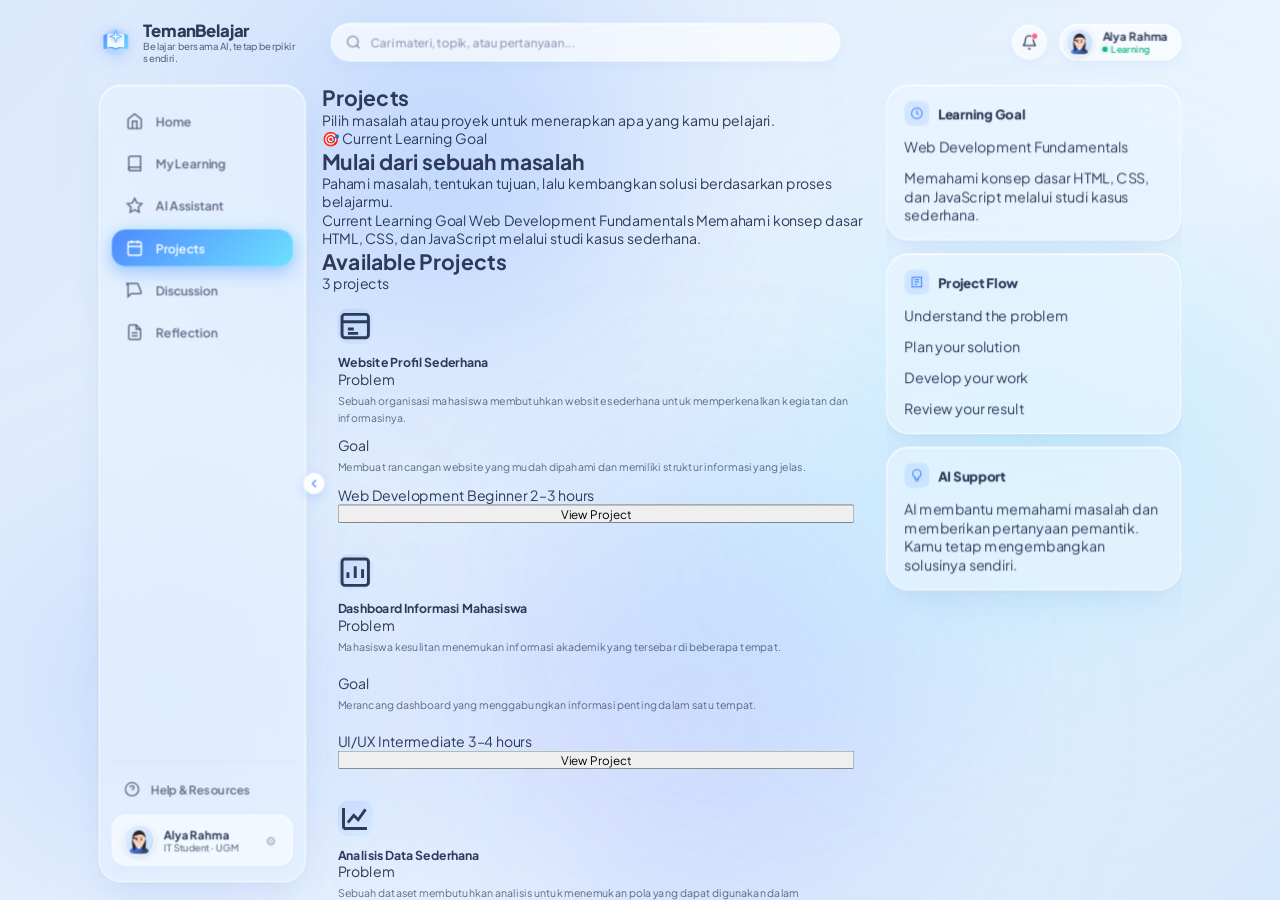
<file: projects.html>
<!DOCTYPE html>
<html lang="id">
<head>
  <meta charset="UTF-8">
  <meta name="viewport" content="width=device-width, initial-scale=1.0">
  <title>Projects — TemanBelajar</title>

  <link rel="icon" type="image/svg+xml" href="assets/logo.svg">

  <link rel="preconnect" href="https://fonts.googleapis.com">
  <link rel="preconnect" href="https://fonts.gstatic.com" crossorigin>
  <link
    href="https://fonts.googleapis.com/css2?family=Plus+Jakarta+Sans:wght@400;500;600;700;800&display=swap"
    rel="stylesheet">

  <link rel="stylesheet" href="css/style.css">
  <!-- Sidebar yang dapat diciutkan + navigasi halus -->
  <link rel="stylesheet" href="css/sidebar.css">
  <script src="js/sidebar.js"></script>
</head>

<body>

<div class="ambient-background" aria-hidden="true">
  <div class="blob blob-1"></div>
  <div class="blob blob-2"></div>
  <div class="blob blob-3"></div>
  <div class="blob blob-4"></div>
  <div class="blob blob-5"></div>
</div>

<div class="app-viewport">

<main class="desktop-canvas auto-scale">

  <!-- TOP HEADER -->
  <header class="top-header">

    <a href="index.html" class="brand-group">
      <div class="brand-logo-wrap">
        <img src="assets/logo.svg" alt="TemanBelajar Logo">
      </div>

      <div class="brand-text">
        <span class="brand-name">TemanBelajar</span>
        <span class="brand-tagline">
          Belajar bersama AI, tetap berpikir sendiri.
        </span>
      </div>
    </a>

    <div class="search-container">
      <div class="search-input-wrapper">
        <svg class="search-icon"
             viewBox="0 0 24 24"
             fill="none"
             stroke="currentColor"
             stroke-width="2.2">
          <circle cx="11" cy="11" r="8"></circle>
          <line x1="21" y1="21" x2="16.65" y2="16.65"></line>
        </svg>

        <input
          type="text"
          class="search-input"
          placeholder="Cari materi, topik, atau pertanyaan...">
      </div>
    </div>

    <div class="header-actions">

      <button class="icon-btn" type="button" title="Notifikasi">
        <svg width="18" height="18"
             viewBox="0 0 24 24"
             fill="none"
             stroke="currentColor"
             stroke-width="2">
          <path d="M18 8a6 6 0 0 0-12 0c0 7-3 7-3 9h18c0-2-3-2-3-9"></path>
          <path d="M13.73 21a2 2 0 0 1-3.46 0"></path>
        </svg>
        <span class="notification-badge"></span>
      </button>

      <div class="user-profile-pill">
        <div class="avatar-circle">
          <img src="assets/alya_avatar.svg" alt="Alya Rahma">
        </div>

        <div class="user-info">
          <span class="user-name">Alya Rahma</span>
          <span class="user-status">
            <span class="status-dot"></span>
            Learning
          </span>
        </div>
      </div>

    </div>
  </header>


  <!-- WORKSPACE -->
  <div class="workspace-body">

    <!-- SIDEBAR -->
    <aside class="sidebar">

      <nav aria-label="Navigasi Utama">

        <ul class="nav-menu-list">

          <li class="nav-item">
            <a href="index.html" class="nav-link">
              <svg class="nav-icon" viewBox="0 0 24 24"
                   fill="none" stroke="currentColor">
                <path d="M3 9l9-7 9 7v11a2 2 0 0 1-2 2H5a2 2 0 0 1-2-2z"></path>
                <polyline points="9 22 9 12 15 12 15 22"></polyline>
              </svg>
              <span>Home</span>
            </a>
          </li>

          <li class="nav-item">
            <a href="#my-learning" class="nav-link">
              <svg class="nav-icon" viewBox="0 0 24 24"
                   fill="none" stroke="currentColor">
                <path d="M4 19.5A2.5 2.5 0 0 1 6.5 17H20"></path>
                <path d="M6.5 2H20v20H6.5A2.5 2.5 0 0 1 4 19.5v-15A2.5 2.5 0 0 1 6.5 2z"></path>
              </svg>
              <span>My Learning</span>
            </a>
          </li>

          <li class="nav-item">
            <a href="index.html" class="nav-link">
              <svg class="nav-icon" viewBox="0 0 24 24"
                   fill="none" stroke="currentColor">
                <polygon points="12 2 15.09 8.26 22 9.27 17 14.14 18.18 21.02 12 17.77 5.82 21.02 7 14.14 2 9.27 8.91 8.26 12 2"></polygon>
              </svg>
              <span>AI Assistant</span>
            </a>
          </li>

          <!-- ACTIVE -->
          <li class="nav-item active">
            <a href="projects.html" class="nav-link">
              <svg class="nav-icon" viewBox="0 0 24 24"
                   fill="none" stroke="currentColor">
                <rect x="3" y="4" width="18" height="18" rx="2"></rect>
                <line x1="16" y1="2" x2="16" y2="6"></line>
                <line x1="8" y1="2" x2="8" y2="6"></line>
                <line x1="3" y1="10" x2="21" y2="10"></line>
              </svg>
              <span>Projects</span>
            </a>
          </li>

          <li class="nav-item">
            <a href="#discussion" class="nav-link">
              <svg class="nav-icon" viewBox="0 0 24 24"
                   fill="none" stroke="currentColor">
                <path d="M21 15a2 2 0 0 1-2 2H7l-4 4V5a2 2 0 0 1-2-2h14a2 2 0 0 1 2 2z"></path>
              </svg>
              <span>Discussion</span>
            </a>
          </li>

          <li class="nav-item">
            <a href="#reflection" class="nav-link">
              <svg class="nav-icon" viewBox="0 0 24 24"
                   fill="none" stroke="currentColor">
                <path d="M14 2H6a2 2 0 0 0-2 2v16a2 2 0 0 0 2 2h12a2 2 0 0 0 2-2V8z"></path>
                <polyline points="14 2 14 8 20 8"></polyline>
                <line x1="16" y1="13" x2="8" y2="13"></line>
                <line x1="16" y1="17" x2="8" y2="17"></line>
              </svg>
              <span>Reflection</span>
            </a>
          </li>

        </ul>

      </nav>

      <div class="sidebar-bottom">

        <a href="#help" class="help-link">
          <svg viewBox="0 0 24 24"
               fill="none"
               stroke="currentColor"
               stroke-width="2">
            <circle cx="12" cy="12" r="10"></circle>
            <path d="M9.09 9a3 3 0 0 1 5.83 1c0 2-3 3-3 3"></path>
            <line x1="12" y1="17" x2="12.01" y2="17"></line>
          </svg>

          <span>Help & Resources</span>
        </a>

        <div class="student-card">

          <div class="student-card-left">

            <div class="avatar-circle">
              <img src="assets/alya_avatar.svg" alt="Alya Rahma">
            </div>

            <div class="student-meta">
              <span class="student-name">Alya Rahma</span>
              <span class="student-major">IT Student · UGM</span>
            </div>

          </div>

          <button class="settings-btn" type="button">
            ⚙
          </button>

        </div>

      </div>

    </aside>


    <!-- MAIN CONTENT -->
    <section class="main-workspace">

      <div class="project-page-main">

        <div class="project-page-header">

          <div class="project-page-title-wrap">

            <h1 class="project-page-title">
              Projects
            </h1>

            <p class="project-page-subtitle">
              Pilih masalah atau proyek untuk menerapkan apa yang kamu pelajari.
            </p>

          </div>

        </div>


        <!-- OVERVIEW -->

        <section class="project-overview">

          <div>

            <div class="overview-label">
              🎯 Current Learning Goal
            </div>

            <h2 class="overview-title">
              Mulai dari sebuah masalah
            </h2>

            <p class="overview-description">
              Pahami masalah, tentukan tujuan, lalu kembangkan solusi
              berdasarkan proses belajarmu.
            </p>

            <div class="learning-goal-box">

              <span class="learning-goal-label">
                Current Learning Goal
              </span>

              <span class="learning-goal-title">
                Web Development Fundamentals
              </span>

              <span class="learning-goal-description">
                Memahami konsep dasar HTML, CSS, dan JavaScript
                melalui studi kasus sederhana.
              </span>

            </div>

          </div>


          <div class="project-overview-visual">

            <div class="browser-illustration">

              <div class="browser-top">
                <span class="browser-dot"></span>
                <span class="browser-dot"></span>
                <span class="browser-dot"></span>
              </div>

              <div class="browser-content">
                <span class="browser-line"></span>
                <span class="browser-line short"></span>
                <span class="browser-line"></span>
                <span class="browser-line short"></span>
              </div>

            </div>

          </div>

        </section>


        <!-- PROJECT LIST -->

        <div class="projects-section-title">

          <h2>Available Projects</h2>

          <span>3 projects</span>

        </div>


        <section class="project-grid">


          <!-- PROJECT 1 -->

          <article class="project-card">

            <div class="project-card-icon">
              <svg viewBox="0 0 24 24"
                   fill="none"
                   stroke="currentColor"
                   stroke-width="2">
                <rect x="3" y="4" width="18" height="16" rx="2"></rect>
                <path d="M3 9h18"></path>
                <path d="M7 14h4"></path>
                <path d="M7 17h7"></path>
              </svg>
            </div>

            <h3 class="project-card-title">
              Website Profil Sederhana
            </h3>

            <span class="project-card-label">
              Problem
            </span>

            <p class="project-card-text">
              Sebuah organisasi mahasiswa membutuhkan website sederhana
              untuk memperkenalkan kegiatan dan informasinya.
            </p>

            <span class="project-card-label">
              Goal
            </span>

            <p class="project-card-text">
              Membuat rancangan website yang mudah dipahami dan
              memiliki struktur informasi yang jelas.
            </p>

            <div class="project-meta">
              <span>Web Development</span>
              <span>Beginner</span>
              <span>2–3 hours</span>
            </div>

            <button
              class="project-btn primary"
              onclick="showProjectDetail()">
              View Project
            </button>

          </article>


          <!-- PROJECT 2 -->

          <article class="project-card">

            <div class="project-card-icon">
              <svg viewBox="0 0 24 24"
                   fill="none"
                   stroke="currentColor"
                   stroke-width="2">
                <rect x="3" y="3" width="18" height="18" rx="2"></rect>
                <path d="M7 16v-4"></path>
                <path d="M12 16V8"></path>
                <path d="M17 16v-6"></path>
              </svg>
            </div>

            <h3 class="project-card-title">
              Dashboard Informasi Mahasiswa
            </h3>

            <span class="project-card-label">
              Problem
            </span>

            <p class="project-card-text">
              Mahasiswa kesulitan menemukan informasi akademik
              yang tersebar di beberapa tempat.
            </p>

            <span class="project-card-label">
              Goal
            </span>

            <p class="project-card-text">
              Merancang dashboard yang menggabungkan informasi
              penting dalam satu tempat.
            </p>

            <div class="project-meta">
              <span>UI/UX</span>
              <span>Intermediate</span>
              <span>3–4 hours</span>
            </div>

            <button class="project-btn">
              View Project
            </button>

          </article>


          <!-- PROJECT 3 -->

          <article class="project-card">

            <div class="project-card-icon">
              <svg viewBox="0 0 24 24"
                   fill="none"
                   stroke="currentColor"
                   stroke-width="2">
                <path d="M4 19V5"></path>
                <path d="M4 19h16"></path>
                <path d="M7 15l4-5 3 3 5-7"></path>
              </svg>
            </div>

            <h3 class="project-card-title">
              Analisis Data Sederhana
            </h3>

            <span class="project-card-label">
              Problem
            </span>

            <p class="project-card-text">
              Sebuah dataset membutuhkan analisis untuk menemukan
              pola yang dapat digunakan dalam pengambilan keputusan.
            </p>

            <span class="project-card-label">
              Goal
            </span>

            <p class="project-card-text">
              Melakukan eksplorasi data dan menjelaskan hasil
              analisis dengan alasan yang jelas.
            </p>

            <div class="project-meta">
              <span>Data Science</span>
              <span>Intermediate</span>
              <span>3–4 hours</span>
            </div>

            <button class="project-btn">
              View Project
            </button>

          </article>

        </section>


        <!-- PROJECT DETAIL -->

        <section class="project-detail" id="projectDetail">

          <div class="detail-top">

            <div>

              <h2 class="detail-title">
                Website Profil Sederhana
              </h2>

              <span class="detail-label">
                Web Development · Beginner
              </span>

              <p class="detail-description">
                Sebuah organisasi mahasiswa membutuhkan website
                sederhana untuk memperkenalkan kegiatan dan informasinya.
              </p>

            </div>

          </div>


          <div class="detail-grid">

            <div class="detail-box">

              <h3>Project Goal</h3>

              <p>
                Membuat rancangan website yang mudah dipahami
                dan memiliki struktur informasi yang jelas.
              </p>

            </div>

            <div class="detail-box">

              <h3>Problem Context</h3>

              <p>
                Informasi organisasi perlu disajikan dalam struktur
                yang jelas agar pengunjung dapat memahami kegiatan
                utama tanpa mencari terlalu banyak.
              </p>

            </div>

          </div>


          <h3 class="projects-section-title">
            <span>What You Need to Do</span>
          </h3>


          <div class="task-list">

            <div class="task-step">
              <strong>Understand the problem</strong>
              <span>
                Pahami kebutuhan pengguna dan informasi yang harus tersedia.
              </span>
            </div>

            <div class="task-step">
              <strong>Plan your solution</strong>
              <span>
                Tentukan struktur dan pendekatan yang akan digunakan.
              </span>
            </div>

            <div class="task-step">
              <strong>Develop your work</strong>
              <span>
                Kembangkan solusi berdasarkan pemahaman dan keputusanmu.
              </span>
            </div>

            <div class="task-step">
              <strong>Review your result</strong>
              <span>
                Periksa kembali hasil dan alasan di balik keputusanmu.
              </span>
            </div>

          </div>


          <div class="ai-help-card">

            <div class="ai-help-content">

              <strong class="ai-help-title">
                Need help understanding the problem?
              </strong>

              <span class="ai-help-text">
                TemanBelajar AI dapat membantu menjelaskan konteks
                atau mengajukan pertanyaan pemantik.
              </span>

            </div>

            <div class="ai-help-actions">

              <button type="button">
                Explain the problem
              </button>

              <button type="button">
                Give me a hint
              </button>

              <button type="button">
                Ask a guiding question
              </button>

            </div>

          </div>


          <div class="start-project-row">

            <a
              href="work-area.html"
              class="project-btn primary"
              style="width:auto;padding:10px 17px;text-decoration:none;display:inline-flex;align-items:center;justify-content:center;">
              Start Project
            </a>

          </div>

        </section>

      </div>

    </section>


    <!-- RIGHT CONTEXT PANEL -->

    <aside class="right-context-panel">

      <div class="context-card">

        <div class="context-card-header">

          <div class="card-header-icon">
            <svg viewBox="0 0 24 24"
                 fill="none"
                 stroke="currentColor"
                 stroke-width="2">
              <circle cx="12" cy="12" r="9"></circle>
              <path d="M12 7v5l3 2"></path>
            </svg>
          </div>

          <h3 class="context-card-title">
            Learning Goal
          </h3>

        </div>

        <p class="work-context-text">
          Web Development Fundamentals
        </p>

        <p class="work-context-text">
          Memahami konsep dasar HTML, CSS, dan JavaScript
          melalui studi kasus sederhana.
        </p>

      </div>


      <div class="context-card">

        <div class="context-card-header">

          <div class="card-header-icon">
            <svg viewBox="0 0 24 24"
                 fill="none"
                 stroke="currentColor"
                 stroke-width="2">
              <path d="M4 4h16v16H4z"></path>
              <path d="M8 8h8"></path>
              <path d="M8 12h8"></path>
              <path d="M8 16h5"></path>
            </svg>
          </div>

          <h3 class="context-card-title">
            Project Flow
          </h3>

        </div>

        <p class="work-context-text">
          Understand the problem
        </p>

        <p class="work-context-text">
          Plan your solution
        </p>

        <p class="work-context-text">
          Develop your work
        </p>

        <p class="work-context-text">
          Review your result
        </p>

      </div>


      <div class="context-card">

        <div class="context-card-header">

          <div class="card-header-icon">
            <svg viewBox="0 0 24 24"
                 fill="none"
                 stroke="currentColor"
                 stroke-width="2">
              <path d="M12 2a7 7 0 0 0-7 7c0 3 2 5 4 6v3h6v-3c2-1 4-3 4-6a7 7 0 0 0-7-7z"></path>
              <path d="M9 21h6"></path>
            </svg>
          </div>

          <h3 class="context-card-title">
            AI Support
          </h3>

        </div>

        <p class="work-context-text">
          AI membantu memahami masalah dan memberikan pertanyaan
          pemantik. Kamu tetap mengembangkan solusinya sendiri.
        </p>

      </div>

    </aside>

  </div>

</main>

</div>


<script>
function showProjectDetail() {
  const detail = document.getElementById("projectDetail");

  detail.classList.add("active");

  setTimeout(() => {
    detail.scrollIntoView({
      behavior: "smooth",
      block: "start"
    });
  }, 80);
}
</script>

  <script src="js/discussion-nav.js"></script>
  <script src="js/my-learning-nav.js"></script>
  <script src="js/reflection-nav.js"></script>
  <script src="js/home-nav.js"></script>
</body>
</html>
</file>
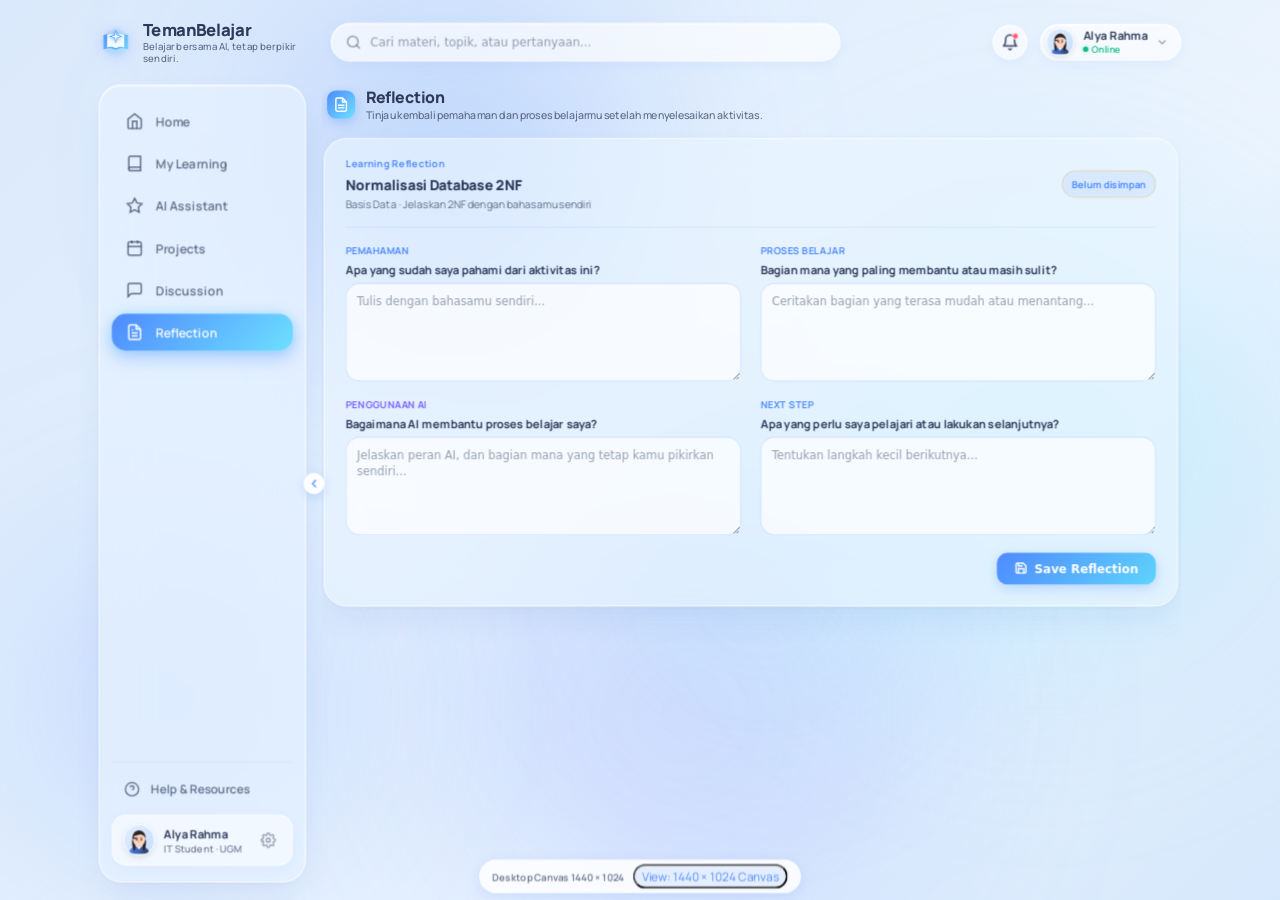
<file: reflection.html>
<!DOCTYPE html>
<html lang="id">

<head>
  <meta charset="UTF-8">
  <meta name="viewport" content="width=device-width, initial-scale=1.0">
  <title>TemanBelajar — Reflection</title>
  <link rel="icon" type="image/svg+xml" href="assets/logo.svg">

  <!-- Font utama: Manrope -->
  <link rel="preconnect" href="https://fonts.googleapis.com">
  <link rel="preconnect" href="https://fonts.gstatic.com" crossorigin>
  <link href="https://fonts.googleapis.com/css2?family=Manrope:wght@400;500;600;700;800&display=swap" rel="stylesheet">

  <!-- Stylesheet yang sama dengan halaman utama -->
  <link rel="stylesheet" href="css/style.css">
  <!-- Tambahan khusus halaman Reflection -->
  <link rel="stylesheet" href="css/reflection.css">
  <!-- Sidebar yang dapat diciutkan + navigasi halus -->
  <link rel="stylesheet" href="css/sidebar.css">
  <script src="js/sidebar.js"></script>
</head>

<body>
  <div class="ambient-background" aria-hidden="true">
    <div class="blob blob-1"></div>
    <div class="blob blob-2"></div>
    <div class="blob blob-3"></div>
    <div class="blob blob-4"></div>
    <div class="blob blob-5"></div>
  </div>

  <div class="app-viewport">
    <main class="desktop-canvas auto-scale rf-canvas" id="desktopCanvas" style="transition: none;">

      <!-- Header yang konsisten dengan index.html -->
      <header class="top-header">
        <a href="index.html#home" class="brand-group" aria-label="TemanBelajar Home">
          <div class="brand-logo-wrap">
            <img src="assets/logo.svg" alt="TemanBelajar Logo">
          </div>
          <div class="brand-text">
            <span class="brand-name">TemanBelajar</span>
            <span class="brand-tagline">Belajar bersama AI, tetap berpikir sendiri.</span>
          </div>
        </a>

        <div class="search-container">
          <div class="search-input-wrapper">
            <svg class="search-icon" viewBox="0 0 24 24" fill="none" stroke="currentColor" stroke-width="2.2"
              stroke-linecap="round" stroke-linejoin="round" aria-hidden="true">
              <circle cx="11" cy="11" r="8"></circle>
              <line x1="21" y1="21" x2="16.65" y2="16.65"></line>
            </svg>
            <input type="search" class="search-input" placeholder="Cari materi, topik, atau pertanyaan..." aria-label="Cari materi">
          </div>
        </div>

        <div class="header-actions">
          <button class="icon-btn" type="button" title="Notifikasi" aria-label="Notifikasi">
            <svg width="20" height="20" viewBox="0 0 24 24" fill="none" stroke="currentColor" stroke-width="2"
              stroke-linecap="round" stroke-linejoin="round" aria-hidden="true">
              <path d="M18 8A6 6 0 0 0 6 8c0 7-3 9-3 9h18s-3-2-3-9"></path>
              <path d="M13.73 21a2 2 0 0 1-3.46 0"></path>
            </svg>
            <span class="notification-badge"></span>
          </button>

          <div class="user-profile-pill" title="Profil Mahasiswa">
            <div class="avatar-circle">
              <img src="assets/alya_avatar.svg" alt="Alya Rahma">
            </div>
            <div class="user-info">
              <span class="user-name">Alya Rahma</span>
              <span class="user-status"><span class="status-dot"></span>Online</span>
            </div>
            <svg class="chevron-icon" viewBox="0 0 24 24" fill="none" stroke="currentColor" stroke-width="2.5"
              stroke-linecap="round" stroke-linejoin="round" aria-hidden="true">
              <polyline points="6 9 12 15 18 9"></polyline>
            </svg>
          </div>
        </div>
      </header>

      <div class="workspace-body rf-body">

        <!-- Sidebar: struktur dan visual dipertahankan -->
        <aside class="sidebar">
          <nav aria-label="Navigasi Utama">
            <ul class="nav-menu-list">
              <li class="nav-item">
                <a href="index.html#home" class="nav-link">
                  <svg class="nav-icon" viewBox="0 0 24 24" fill="none" stroke="currentColor" aria-hidden="true">
                    <path d="M3 9l9-7 9 7v11a2 2 0 0 1-2 2H5a2 2 0 0 1-2-2z"></path>
                    <polyline points="9 22 9 12 15 12 15 22"></polyline>
                  </svg>
                  <span>Home</span>
                </a>
              </li>

              <li class="nav-item">
                <a href="my-learning.html" class="nav-link">
                  <svg class="nav-icon" viewBox="0 0 24 24" fill="none" stroke="currentColor" aria-hidden="true">
                    <path d="M4 19.5A2.5 2.5 0 0 1 6.5 17H20"></path>
                    <path d="M6.5 2H20v20H6.5A2.5 2.5 0 0 1 4 19.5v-15A2.5 2.5 0 0 1 6.5 2z"></path>
                  </svg>
                  <span>My Learning</span>
                </a>
              </li>

              <li class="nav-item">
                <a href="index.html#ai-assistant" class="nav-link">
                  <svg class="nav-icon" viewBox="0 0 24 24" fill="none" stroke="currentColor" aria-hidden="true">
                    <polygon points="12 2 15.09 8.26 22 9.27 17 14.14 18.18 21.02 12 17.77 5.82 21.02 7 14.14 2 9.27 8.91 8.26 12 2"></polygon>
                  </svg>
                  <span>AI Assistant</span>
                </a>
              </li>

              <li class="nav-item">
                <a href="index.html#projects" class="nav-link">
                  <svg class="nav-icon" viewBox="0 0 24 24" fill="none" stroke="currentColor" aria-hidden="true">
                    <rect x="3" y="4" width="18" height="18" rx="2"></rect>
                    <line x1="16" y1="2" x2="16" y2="6"></line>
                    <line x1="8" y1="2" x2="8" y2="6"></line>
                    <line x1="3" y1="10" x2="21" y2="10"></line>
                  </svg>
                  <span>Projects</span>
                </a>
              </li>

              <li class="nav-item">
                <a href="discussion.html" class="nav-link">
                  <svg class="nav-icon" viewBox="0 0 24 24" fill="none" stroke="currentColor" aria-hidden="true">
                    <path d="M21 15a2 2 0 0 1-2 2H7l-4 4V5a2 2 0 0 1 2-2h14a2 2 0 0 1 2 2z"></path>
                  </svg>
                  <span>Discussion</span>
                </a>
              </li>

              <li class="nav-item active">
                <a href="reflection.html" class="nav-link" aria-current="page">
                  <svg class="nav-icon" viewBox="0 0 24 24" fill="none" stroke="currentColor" aria-hidden="true">
                    <path d="M14 2H6a2 2 0 0 0-2 2v16a2 2 0 0 0 2 2h12a2 2 0 0 0 2-2V8z"></path>
                    <polyline points="14 2 14 8 20 8"></polyline>
                    <line x1="16" y1="13" x2="8" y2="13"></line>
                    <line x1="16" y1="17" x2="8" y2="17"></line>
                    <polyline points="10 9 9 9 8 9"></polyline>
                  </svg>
                  <span>Reflection</span>
                </a>
              </li>
            </ul>
          </nav>

          <div class="sidebar-bottom">
            <a href="index.html#help" class="help-link">
              <svg viewBox="0 0 24 24" fill="none" stroke="currentColor" stroke-width="2" aria-hidden="true">
                <circle cx="12" cy="12" r="10"></circle>
                <path d="M9.09 9a3 3 0 0 1 5.83 1c0 2-3 3-3 3"></path>
                <line x1="12" y1="17" x2="12.01" y2="17"></line>
              </svg>
              <span>Help &amp; Resources</span>
            </a>

            <div class="student-card">
              <div class="student-card-left">
                <div class="avatar-circle">
                  <img src="assets/alya_avatar.svg" alt="Alya Rahma">
                </div>
                <div class="student-meta">
                  <span class="student-name">Alya Rahma</span>
                  <span class="student-major">IT Student · UGM</span>
                </div>
              </div>

              <button class="settings-btn" type="button" title="Pengaturan" aria-label="Pengaturan">
                <svg width="18" height="18" viewBox="0 0 24 24" fill="none" stroke="currentColor" stroke-width="2" aria-hidden="true">
                  <circle cx="12" cy="12" r="3"></circle>
                  <path d="M19.4 15a1.65 1.65 0 0 0 .33 1.82l.06.06a2 2 0 0 1 0 2.83 2 2 0 0 1-2.83 0l-.06-.06a1.65 1.65 0 0 0-1.82-.33 1.65 1.65 0 0 0-1 1.51V21a2 2 0 0 1-2 2 2 2 0 0 1-2-2v-.09A1.65 1.65 0 0 0 9 19.4a1.65 1.65 0 0 0-1.82.33l-.06.06a2 2 0 0 1-2.83 0 2 2 0 0 1 0-2.83l.06-.06a1.65 1.65 0 0 0 .33-1.82 1.65 1.65 0 0 0-.33-1.82V15a1.65 1.65 0 0 0-1.51-1H3a2 2 0 0 1-2-2 2 2 0 0 1 2-2h.09A1.65 1.65 0 0 0 4.6 9a1.65 1.65 0 0 0-.33-1.82l-.06-.06a2 2 0 0 1 0-2.83 2 2 0 0 1 2.83 0l.06.06a1.65 1.65 0 0 0 1.82.33H9a1.65 1.65 0 0 0 1-1.51V3a2 2 0 0 1 2-2 2 2 0 0 1 2 2v.09a1.65 1.65 0 0 0 1 1.51 1.65 1.65 0 0 0 1.82-.33l.06-.06a2 2 0 0 1 2.83 0 2 2 0 0 1 0 2.83l-.06.06a1.65 1.65 0 0 0-.33 1.82V9a1.65 1.65 0 0 0 1.51 1H21a2 2 0 0 1 2 2 2 2 0 0 1-2 2h-.09a1.65 1.65 0 0 0-1.51 1z"></path>
                </svg>
              </button>
            </div>
          </div>
        </aside>

                        <!-- Reflection -->
        <section class="rf-main" aria-labelledby="reflectionTitle">
          <div class="workspace-header">
            <div class="header-spark-icon project-header-icon" aria-hidden="true">
              <svg viewBox="0 0 24 24" fill="none" stroke="currentColor" stroke-width="2.2" stroke-linecap="round" stroke-linejoin="round">
                <path d="M14 2H6a2 2 0 0 0-2 2v16a2 2 0 0 0 2 2h12a2 2 0 0 0 2-2V8z"></path>
                <polyline points="14 2 14 8 20 8"></polyline>
                <line x1="16" y1="13" x2="8" y2="13"></line>
                <line x1="16" y1="17" x2="8" y2="17"></line>
              </svg>
            </div>
            <div class="workspace-titles">
              <h1 class="workspace-main-title" id="reflectionTitle">Reflection</h1>
              <p class="workspace-subheading">Tinjau kembali pemahaman dan proses belajarmu setelah menyelesaikan aktivitas.</p>
            </div>
          </div>

          <form class="rf-panel glass-panel" id="reflectionForm" novalidate>
            <div class="rf-context">
              <div class="rf-context-text">
                <span class="eyebrow-label">Learning Reflection</span>
                <h2 class="rf-context-title">Normalisasi Database 2NF</h2>
                <span class="rf-context-sub">Basis Data · Jelaskan 2NF dengan bahasamu sendiri</span>
              </div>
              <span class="status-pill status-developing rf-status" id="reflectionStatusPill">Belum disimpan</span>
            </div>

            <div class="rf-fields">
              <div class="rf-field">
                <span class="rf-field-label">PEMAHAMAN</span>
                <label class="rf-question" for="reflection-understanding">Apa yang sudah saya pahami dari aktivitas ini?</label>
                <textarea class="reflection-textarea" id="reflection-understanding" name="understanding" maxlength="600" placeholder="Tulis dengan bahasamu sendiri..."></textarea>
              </div>

              <div class="rf-field">
                <span class="rf-field-label">PROSES BELAJAR</span>
                <label class="rf-question" for="reflection-process">Bagian mana yang paling membantu atau masih sulit?</label>
                <textarea class="reflection-textarea" id="reflection-process" name="process" maxlength="600" placeholder="Ceritakan bagian yang terasa mudah atau menantang..."></textarea>
              </div>

              <div class="rf-field rf-field-violet">
                <span class="rf-field-label">PENGGUNAAN AI</span>
                <label class="rf-question" for="reflection-ai">Bagaimana AI membantu proses belajar saya?</label>
                <textarea class="reflection-textarea" id="reflection-ai" name="ai" maxlength="600" placeholder="Jelaskan peran AI, dan bagian mana yang tetap kamu pikirkan sendiri..."></textarea>
              </div>

              <div class="rf-field">
                <span class="rf-field-label">NEXT STEP</span>
                <label class="rf-question" for="reflection-next">Apa yang perlu saya pelajari atau lakukan selanjutnya?</label>
                <textarea class="reflection-textarea" id="reflection-next" name="next" maxlength="600" placeholder="Tentukan langkah kecil berikutnya..."></textarea>
              </div>
            </div>

            <div class="rf-footer">
              <div class="rf-feedback" id="reflectionFeedback" aria-live="polite"></div>
              <button class="btn-save-reflection rf-save-btn" id="reflectionSaveBtn" type="submit">
                <svg width="15" height="15" viewBox="0 0 24 24" fill="none" stroke="currentColor" stroke-width="2.5" aria-hidden="true">
                  <path d="M19 21H5a2 2 0 0 1-2-2V5a2 2 0 0 1 2-2h11l5 5v11a2 2 0 0 1-2 2z"></path>
                  <polyline points="17 21 17 13 7 13 7 21"></polyline>
                  <polyline points="7 3 7 8 15 8"></polyline>
                </svg>
                <span>Save Reflection</span>
              </button>
            </div>
          </form>
        </section>
      </div>

      <aside class="canvas-view-controls" aria-label="Pengaturan Tampilan Layar">
        <span id="canvasSizeLabel">Desktop Canvas 1440 × 1024</span>
        <button type="button" class="view-mode-pill" id="viewModeToggleBtn">View: 1440 × 1024 Canvas</button>
      </aside>
    </main>
  </div>

  <script src="js/reflection.js"></script>
  <script>
    (function () {
      const canvas = document.getElementById('desktopCanvas');
      const toggle = document.getElementById('viewModeToggleBtn');
      const label = document.getElementById('canvasSizeLabel');

      if (!canvas || !toggle) return;

      let fluidDesktop = false;

      function applyCanvasMode() {
        if (fluidDesktop) {
          canvas.classList.add('fluid-desktop');
          canvas.style.transform = 'none';
          toggle.textContent = 'View: Fluid Desktop';
          if (label) label.textContent = 'Fluid Desktop';
          return;
        }

        canvas.classList.remove('fluid-desktop');
        toggle.textContent = 'View: 1440 × 1024 Canvas';
        if (label) label.textContent = 'Desktop Canvas 1440 × 1024';

        const scale = Math.min(window.innerWidth / 1440, window.innerHeight / 1024);
        canvas.style.transform = `scale(${Math.min(1, scale)})`;
      }

      toggle.addEventListener('click', function () {
        fluidDesktop = !fluidDesktop;
        applyCanvasMode();
      });

      window.addEventListener('resize', applyCanvasMode);
      applyCanvasMode();
    })();
  </script>
  <script src="js/home-nav.js"></script>
</body>

</html>
</file>
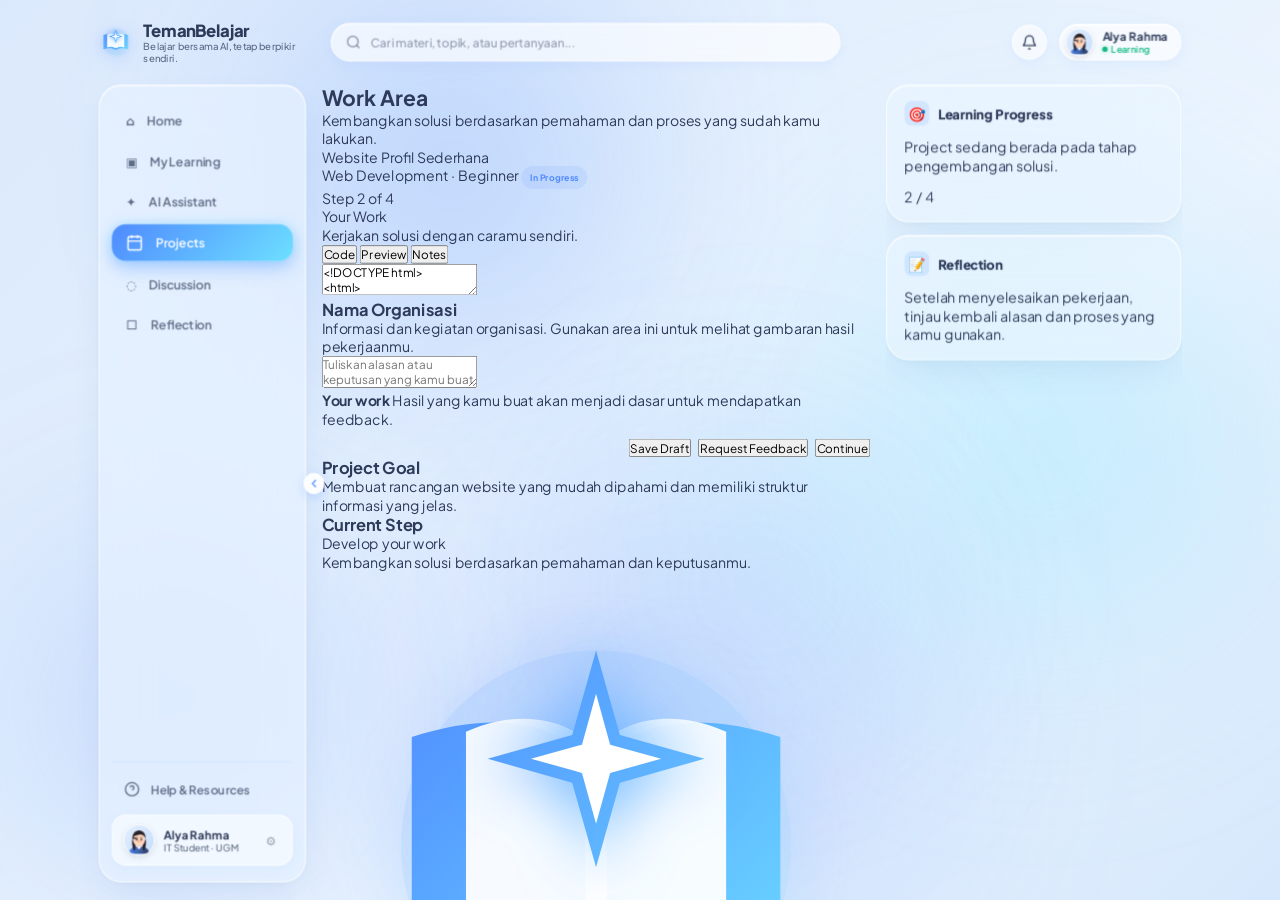
<file: work-area.html>
<!DOCTYPE html>
<html lang="id">

<head>

  <meta charset="UTF-8">
  <meta name="viewport" content="width=device-width, initial-scale=1.0">

  <title>Work Area — TemanBelajar</title>

  <link rel="icon" type="image/svg+xml" href="assets/logo.svg">

  <link rel="preconnect" href="https://fonts.googleapis.com">
  <link rel="preconnect" href="https://fonts.gstatic.com" crossorigin>

  <link
    href="https://fonts.googleapis.com/css2?family=Plus+Jakarta+Sans:wght@400;500;600;700;800&display=swap"
    rel="stylesheet">

  <link rel="stylesheet" href="css/style.css">

  <!-- Sidebar yang dapat diciutkan + navigasi halus -->
  <link rel="stylesheet" href="css/sidebar.css">
  <script src="js/sidebar.js"></script>
</head>


<body>

<div class="ambient-background" aria-hidden="true">
  <div class="blob blob-1"></div>
  <div class="blob blob-2"></div>
  <div class="blob blob-3"></div>
  <div class="blob blob-4"></div>
  <div class="blob blob-5"></div>
</div>


<div class="app-viewport">

<main class="desktop-canvas auto-scale">


  <!-- HEADER -->

  <header class="top-header">

    <a href="index.html" class="brand-group">

      <div class="brand-logo-wrap">
        <img src="assets/logo.svg" alt="TemanBelajar Logo">
      </div>

      <div class="brand-text">
        <span class="brand-name">
          TemanBelajar
        </span>

        <span class="brand-tagline">
          Belajar bersama AI, tetap berpikir sendiri.
        </span>
      </div>

    </a>


    <div class="search-container">

      <div class="search-input-wrapper">

        <svg class="search-icon"
             viewBox="0 0 24 24"
             fill="none"
             stroke="currentColor"
             stroke-width="2.2">

          <circle cx="11" cy="11" r="8"></circle>
          <line x1="21" y1="21"
                x2="16.65"
                y2="16.65"></line>

        </svg>

        <input
          type="text"
          class="search-input"
          placeholder="Cari materi, topik, atau pertanyaan...">

      </div>

    </div>


    <div class="header-actions">

      <button class="icon-btn" type="button">

        <svg width="18"
             height="18"
             viewBox="0 0 24 24"
             fill="none"
             stroke="currentColor"
             stroke-width="2">

          <path d="M18 8a6 6 0 0 0-12 0c0 7-3 7-3 9h18c0-2-3-2-3-9"></path>

          <path d="M13.73 21a2 2 0 0 1-3.46 0"></path>

        </svg>

      </button>


      <div class="user-profile-pill">

        <div class="avatar-circle">
          <img src="assets/alya_avatar.svg" alt="Alya Rahma">
        </div>

        <div class="user-info">

          <span class="user-name">
            Alya Rahma
          </span>

          <span class="user-status">
            <span class="status-dot"></span>
            Learning
          </span>

        </div>

      </div>

    </div>

  </header>


  <!-- WORKSPACE -->

  <div class="workspace-body">


    <!-- SIDEBAR -->

    <aside class="sidebar">

      <nav aria-label="Navigasi Utama">

        <ul class="nav-menu-list">

          <li class="nav-item">
            <a href="index.html" class="nav-link">
              <span>⌂</span>
              <span>Home</span>
            </a>
          </li>

          <li class="nav-item">
            <a href="#my-learning" class="nav-link">
              <span>▣</span>
              <span>My Learning</span>
            </a>
          </li>

          <li class="nav-item">
            <a href="index.html" class="nav-link">
              <span>✦</span>
              <span>AI Assistant</span>
            </a>
          </li>

          <!-- PROJECTS ACTIVE -->

          <li class="nav-item active">

            <a href="projects.html" class="nav-link">

              <svg class="nav-icon"
                   viewBox="0 0 24 24"
                   fill="none"
                   stroke="currentColor">

                <rect x="3" y="4"
                      width="18"
                      height="18"
                      rx="2"></rect>

                <line x1="16" y1="2"
                      x2="16" y2="6"></line>

                <line x1="8" y1="2"
                      x2="8" y2="6"></line>

                <line x1="3" y1="10"
                      x2="21" y2="10"></line>

              </svg>

              <span>Projects</span>

            </a>

          </li>

          <li class="nav-item">
            <a href="#discussion" class="nav-link">
              <span>◌</span>
              <span>Discussion</span>
            </a>
          </li>

          <li class="nav-item">
            <a href="#reflection" class="nav-link">
              <span>□</span>
              <span>Reflection</span>
            </a>
          </li>

        </ul>

      </nav>


      <div class="sidebar-bottom">

        <a href="#help" class="help-link">

          <svg viewBox="0 0 24 24"
               fill="none"
               stroke="currentColor"
               stroke-width="2">

            <circle cx="12" cy="12" r="10"></circle>

            <path d="M9.09 9a3 3 0 0 1 5.83 1c0 2-3 3-3 3"></path>

            <line x1="12" y1="17"
                  x2="12.01"
                  y2="17"></line>

          </svg>

          <span>Help & Resources</span>

        </a>


        <div class="student-card">

          <div class="student-card-left">

            <div class="avatar-circle">
              <img src="assets/alya_avatar.svg" alt="Alya Rahma">
            </div>

            <div class="student-meta">

              <span class="student-name">
                Alya Rahma
              </span>

              <span class="student-major">
                IT Student · UGM
              </span>

            </div>

          </div>

          <button class="settings-btn" type="button">
            ⚙
          </button>

        </div>

      </div>

    </aside>


    <!-- MAIN -->

    <section class="main-workspace">

      <div class="project-page-main">


        <div class="project-page-header">

          <div class="project-page-title-wrap">

            <h1 class="project-page-title">
              Work Area
            </h1>

            <p class="project-page-subtitle">
              Kembangkan solusi berdasarkan pemahaman dan proses yang sudah kamu lakukan.
            </p>

          </div>

        </div>


        <!-- PROJECT STATUS -->

        <div class="work-project-bar">

          <div>

            <div class="work-project-name">
              Website Profil Sederhana
            </div>

            <div class="work-project-meta">

              <span>Web Development</span>

              <span>·</span>

              <span>Beginner</span>

              <span class="status-pill">
                In Progress
              </span>

            </div>

          </div>


          <div class="step-progress">

            <span>
              Step 2 of 4
            </span>

            <div class="step-progress-line"></div>

          </div>

        </div>


        <!-- WORK LAYOUT -->

        <div class="work-layout">


          <!-- MAIN WORK PANEL -->

          <section class="work-panel">


            <div class="work-panel-header">

              <div>

                <div class="work-panel-title">
                  Your Work
                </div>

                <div class="work-panel-subtitle">
                  Kerjakan solusi dengan caramu sendiri.
                </div>

              </div>

            </div>


            <!-- TABS -->

            <div class="editor-tabs">

              <button
                class="editor-tab active"
                onclick="switchTab('code', this)">
                Code
              </button>

              <button
                class="editor-tab"
                onclick="switchTab('preview', this)">
                Preview
              </button>

              <button
                class="editor-tab"
                onclick="switchTab('notes', this)">
                Notes
              </button>

            </div>


            <div class="editor-content">


              <!-- CODE -->

              <div
                class="editor-pane active"
                id="code">

<textarea class="code-editor">
<!DOCTYPE html>
<html>
<head>
  <title>Website Organisasi</title>
</head>

<body>

  <header>
    <h1>Nama Organisasi</h1>
    <p>Informasi dan kegiatan organisasi</p>
  </header>

  <main>
    <section>
      <h2>Tentang Kami</h2>
      <p>
        Jelaskan organisasi dan tujuan utamanya.
      </p>
    </section>
  </main>

</body>
</html>
</textarea>

              </div>


              <!-- PREVIEW -->

              <div
                class="editor-pane"
                id="preview">

                <div class="preview-frame">

                  <div class="preview-demo">

                    <h3>
                      Nama Organisasi
                    </h3>

                    <p>
                      Informasi dan kegiatan organisasi.
                      Gunakan area ini untuk melihat
                      gambaran hasil pekerjaanmu.
                    </p>

                  </div>

                </div>

              </div>


              <!-- NOTES -->

              <div
                class="editor-pane"
                id="notes">

<textarea
  class="notes-area"
  placeholder="Tuliskan alasan atau keputusan yang kamu buat selama mengembangkan solusi..."></textarea>

              </div>

            </div>


            <!-- OWNERSHIP -->

            <div class="work-owner">

              <strong>
                Your work
              </strong>

              <span>
                Hasil yang kamu buat akan menjadi dasar
                untuk mendapatkan feedback.
              </span>

            </div>


            <!-- ACTIONS -->

            <div class="work-actions">

              <button
                class="work-action-btn"
                onclick="saveDraft()">
                Save Draft
              </button>

              <button
                class="work-action-btn"
                onclick="requestFeedback()">
                Request Feedback
              </button>

              <button
                class="work-action-btn primary">
                Continue
              </button>

            </div>


          </section>


          <!-- RIGHT WORK CONTEXT -->

          <aside class="work-side">


            <!-- GOAL -->

            <div class="work-context-card">

              <h3 class="work-context-title">
                Project Goal
              </h3>

              <p class="work-context-text">
                Membuat rancangan website yang mudah dipahami
                dan memiliki struktur informasi yang jelas.
              </p>

            </div>


            <!-- CURRENT STEP -->

            <div class="work-context-card">

              <h3 class="work-context-title">
                Current Step
              </h3>

              <p class="work-context-text">
                Develop your work
              </p>

              <p class="work-context-text">
                Kembangkan solusi berdasarkan pemahaman
                dan keputusanmu.
              </p>

            </div>


            <!-- AI -->

            <div class="work-context-card ai-context-card">

              <div class="ai-mini">

                <img
                  src="assets/logo.svg"
                  alt="TemanBelajar AI">

                <div>

                  <div class="ai-mini-name">
                    TemanBelajar AI
                  </div>

                  <div class="ai-mini-status">
                    Ready to help
                  </div>

                </div>

              </div>


              <div class="ai-action-list">

                <button>
                  Explain
                </button>

                <button>
                  Give a hint
                </button>

                <button>
                  Review my work
                </button>

                <button>
                  Ask a question
                </button>

              </div>

            </div>


            <!-- FEEDBACK -->

            <div class="work-context-card feedback-card">

              <h3 class="work-context-title">
                Feedback
              </h3>

              <div class="feedback-item">

                <span class="feedback-label">
                  What's working
                </span>

                <p>
                  Struktur halaman sudah memisahkan
                  informasi utama dan informasi pendukung.
                </p>

              </div>


              <div class="feedback-item">

                <span class="feedback-label">
                  Consider improving
                </span>

                <p>
                  Pertimbangkan kembali urutan informasi
                  agar tujuan utama halaman lebih mudah ditemukan.
                </p>

              </div>


              <div class="feedback-item">

                <span class="feedback-label">
                  Guiding question
                </span>

                <p>
                  Informasi apa yang paling penting bagi
                  pengguna ketika pertama kali membuka halaman?
                </p>

              </div>

            </div>

          </aside>

        </div>

      </div>

    </section>


    <!-- RIGHT OUTER CONTEXT -->

    <aside class="right-context-panel">

      <div class="context-card">

        <div class="context-card-header">

          <div class="card-header-icon">
            🎯
          </div>

          <h3 class="context-card-title">
            Learning Progress
          </h3>

        </div>

        <p class="work-context-text">
          Project sedang berada pada tahap pengembangan solusi.
        </p>

        <div class="step-progress">
          <span>2 / 4</span>

          <div class="step-progress-line"></div>
        </div>

      </div>


      <div class="context-card">

        <div class="context-card-header">

          <div class="card-header-icon">
            📝
          </div>

          <h3 class="context-card-title">
            Reflection
          </h3>

        </div>

        <p class="work-context-text">
          Setelah menyelesaikan pekerjaan, tinjau kembali
          alasan dan proses yang kamu gunakan.
        </p>

      </div>

    </aside>


  </div>

</main>

</div>


<script>

function switchTab(tabName, button) {

  document
    .querySelectorAll(".editor-pane")
    .forEach(pane => {
      pane.classList.remove("active");
    });

  document
    .querySelectorAll(".editor-tab")
    .forEach(tab => {
      tab.classList.remove("active");
    });

  document
    .getElementById(tabName)
    .classList.add("active");

  button.classList.add("active");
}


function saveDraft() {

  const button = event.currentTarget;

  const original = button.textContent;

  button.textContent = "Saved";

  setTimeout(() => {
    button.textContent = original;
  }, 1400);

}


function requestFeedback() {

  alert(
    "Feedback tersedia untuk membantu kamu meninjau dan memperbaiki pekerjaan."
  );

}

</script>

  <script src="js/discussion-nav.js"></script>
  <script src="js/my-learning-nav.js"></script>
  <script src="js/reflection-nav.js"></script>
  <script src="js/home-nav.js"></script>
</body>

</html>
</file>
<file: css/style.css>
/* ==========================================================================
   TEMANBELAJAR - AI LEARNING WORKSPACE
   High-Fidelity Desktop Web Application (1440 × 1024 px)
   Design System: Blue Glassmorphism + Educational Socratic AI Companion
   ========================================================================== */

/* --- ROOT VARIABLES & DESIGN TOKENS --- */
:root {
  /* Brand Core Palette */
  --color-electric-blue: #4F8BFF;
  --color-bright-cyan: #6EE1FF;
  --color-soft-violet: #7B61FF;
  --color-deep-navy: #2E3A59;
  
  /* Text & Opacity Variations */
  --text-primary: #2E3A59;
  --text-secondary: rgba(46, 58, 89, 0.72);
  --text-muted: rgba(46, 58, 89, 0.48);
  --text-light: #FFFFFF;
  --text-light-subtle: rgba(255, 255, 255, 0.82);

  /* Gradients */
  --grad-primary: linear-gradient(135deg, #4F8BFF 0%, #6EE1FF 100%);
  --grad-secondary: linear-gradient(135deg, #4F8BFF 0%, #7B61FF 100%);
  --grad-surface-blue: linear-gradient(135deg, rgba(79, 139, 255, 0.16) 0%, rgba(110, 225, 255, 0.08) 100%);
  --grad-cyan-card: linear-gradient(135deg, rgba(110, 225, 255, 0.16) 0%, rgba(79, 139, 255, 0.07) 100%);
  --grad-violet-card: linear-gradient(135deg, rgba(123, 97, 255, 0.14) 0%, rgba(79, 139, 255, 0.06) 100%);
  --grad-accent-btn: linear-gradient(135deg, #4F8BFF 0%, #5FD5FC 100%);
  --grad-btn-hover: linear-gradient(135deg, #3C7CFC 0%, #52CEF7 100%);

  /* Glassmorphism Tokens */
  --glass-bg-base: rgba(235, 245, 255, 0.62);
  --glass-bg-subtle: rgba(244, 249, 255, 0.52);
  --glass-bg-sidebar: rgba(230, 242, 255, 0.68);
  --glass-bg-chat: rgba(248, 251, 255, 0.82);
  --glass-border: rgba(255, 255, 255, 0.78);
  --glass-border-subtle: rgba(79, 139, 255, 0.22);
  --glass-blur: blur(20px);
  --glass-blur-heavy: blur(28px);
  
  /* Shadows & Glows */
  --glass-shadow: 0 16px 40px -10px rgba(50, 95, 180, 0.12), 0 2px 8px rgba(0, 0, 0, 0.03);
  --glass-shadow-lg: 0 24px 48px -12px rgba(46, 75, 140, 0.15), 0 4px 12px rgba(0, 0, 0, 0.04);
  --glow-electric: 0 0 24px rgba(79, 139, 255, 0.35);
  --glow-cyan: 0 0 20px rgba(110, 225, 255, 0.4);
  --inner-glow: inset 0 1px 1px 0 rgba(255, 255, 255, 0.9);

  /* Radius */
  --radius-xs: 8px;
  --radius-sm: 12px;
  --radius-md: 16px;
  --radius-lg: 20px;
  --radius-xl: 26px;
  --radius-full: 9999px;

  /* Typography */
  --font-family: 'Plus Jakarta Sans', system-ui, -apple-system, BlinkMacSystemFont, 'Segoe UI', Roboto, sans-serif;
  --transition-fast: 180ms cubic-bezier(0.4, 0, 0.2, 1);
  --transition-normal: 240ms cubic-bezier(0.4, 0, 0.2, 1);
}

/* --- RESET & GLOBAL STYLES --- */
*, *::before, *::after {
  box-sizing: border-box;
  margin: 0;
  padding: 0;
}

html, body {
  width: 100%;
  height: 100%;
  font-family: var(--font-family);
  color: var(--text-primary);
  background-color: #E6F1FE;
  overflow: hidden;
  -webkit-font-smoothing: antialiased;
  -moz-osx-font-smoothing: grayscale;
}

/* --- APP BACKGROUND & AMBIENT BLOBS --- */
.ambient-background {
  position: fixed;
  inset: 0;
  width: 100vw;
  height: 100vh;
  z-index: 0;
  pointer-events: none;
  overflow: hidden;
  background: linear-gradient(135deg, #dbe9fc 0%, #e3effd 35%, #ebf4fe 65%, #d6e8fc 100%);
}

.blob {
  position: absolute;
  border-radius: 50%;
  filter: blur(95px);
  will-change: transform;
}

.blob-1 {
  top: -10%;
  left: 15%;
  width: 520px;
  height: 520px;
  background: radial-gradient(circle, rgba(79, 139, 255, 0.35) 0%, rgba(79, 139, 255, 0) 70%);
  animation: blobFloat 22s ease-in-out infinite alternate;
}

.blob-2 {
  top: 15%;
  right: -5%;
  width: 600px;
  height: 600px;
  background: radial-gradient(circle, rgba(110, 225, 255, 0.38) 0%, rgba(110, 225, 255, 0) 70%);
  animation: blobFloat 26s ease-in-out infinite alternate-reverse;
}

.blob-3 {
  bottom: -10%;
  left: 28%;
  width: 650px;
  height: 550px;
  background: radial-gradient(circle, rgba(123, 97, 255, 0.22) 0%, rgba(79, 139, 255, 0.15) 45%, rgba(123, 97, 255, 0) 75%);
  animation: blobFloat 28s ease-in-out infinite alternate;
}

.blob-4 {
  bottom: -5%;
  left: -5%;
  width: 480px;
  height: 480px;
  background: radial-gradient(circle, rgba(79, 139, 255, 0.28) 0%, rgba(79, 139, 255, 0) 70%);
}

.blob-5 {
  top: 40%;
  left: 42%;
  width: 450px;
  height: 450px;
  background: radial-gradient(circle, rgba(110, 225, 255, 0.2) 0%, rgba(79, 139, 255, 0) 70%);
}

@keyframes blobFloat {
  0% { transform: translate(0, 0) scale(1); }
  50% { transform: translate(30px, 20px) scale(1.06); }
  100% { transform: translate(-20px, 35px) scale(0.96); }
}

/* --- CANVAS & LAYOUT WRAPPER (1440 × 1024 DESKTOP) --- */
.app-viewport {
  position: relative;
  z-index: 1;
  width: 100vw;
  height: 100vh;
  display: flex;
  align-items: center;
  justify-content: center;
  overflow: hidden;
}

/* Master 1440 × 1024 Container */
.desktop-canvas {
  width: 1440px;
  height: 1024px;
  max-width: 1440px;
  max-height: 1024px;
  display: flex;
  flex-direction: column;
  padding: 16px 24px 20px 24px;
  gap: 16px;
  box-sizing: border-box;
  position: relative;
  transition: transform 0.2s ease;
}

/* Responsive mode if viewport is smaller or user toggles */
@media (max-width: 1440px), (max-height: 1024px) {
  .desktop-canvas.auto-scale {
    transform-origin: center center;
  }
}

/* --- TOP HEADER BAR --- */
.top-header {
  height: 64px;
  display: grid;
  grid-template-columns: 240px 1fr auto;
  align-items: center;
  gap: 24px;
  position: relative;
  z-index: 10;
}

/* Brand Area */
.brand-group {
  display: flex;
  align-items: center;
  gap: 12px;
  text-decoration: none;
  cursor: pointer;
}

.brand-logo-wrap {
  width: 44px;
  height: 44px;
  display: flex;
  align-items: center;
  justify-content: center;
  filter: drop-shadow(0 4px 10px rgba(79, 139, 255, 0.3));
}

.brand-logo-wrap img, .brand-logo-wrap svg {
  width: 100%;
  height: 100%;
}

.brand-text {
  display: flex;
  flex-direction: column;
}

.brand-name {
  font-size: 19px;
  font-weight: 800;
  color: var(--color-deep-navy);
  letter-spacing: -0.4px;
  line-height: 1.15;
}

.brand-tagline {
  font-size: 11px;
  font-weight: 500;
  color: var(--text-secondary);
  line-height: 1.2;
}

/* Top Search Bar */
.search-container {
  max-width: 580px;
  position: relative;
}

.search-input-wrapper {
  position: relative;
  display: flex;
  align-items: center;
  background: rgba(255, 255, 255, 0.65);
  backdrop-filter: var(--glass-blur);
  -webkit-backdrop-filter: var(--glass-blur);
  border: 1px solid var(--glass-border);
  border-radius: var(--radius-full);
  padding: 0 18px 0 44px;
  height: 44px;
  box-shadow: 0 4px 16px rgba(79, 139, 255, 0.08), var(--inner-glow);
  transition: all var(--transition-fast);
}

.search-input-wrapper:focus-within {
  background: rgba(255, 255, 255, 0.9);
  border-color: var(--color-electric-blue);
  box-shadow: 0 0 0 3px rgba(79, 139, 255, 0.2), 0 6px 20px rgba(79, 139, 255, 0.12);
}

.search-icon {
  position: absolute;
  left: 16px;
  color: var(--text-muted);
  width: 18px;
  height: 18px;
  pointer-events: none;
}

.search-input {
  width: 100%;
  border: none;
  outline: none;
  background: transparent;
  font-family: var(--font-family);
  font-size: 13.5px;
  font-weight: 500;
  color: var(--text-primary);
}

.search-input::placeholder {
  color: var(--text-muted);
}

/* Header Right Actions */
.header-actions {
  display: flex;
  align-items: center;
  gap: 14px;
}

.icon-btn {
  position: relative;
  width: 40px;
  height: 40px;
  border-radius: var(--radius-full);
  display: flex;
  align-items: center;
  justify-content: center;
  background: rgba(255, 255, 255, 0.6);
  backdrop-filter: var(--glass-blur);
  -webkit-backdrop-filter: var(--glass-blur);
  border: 1px solid var(--glass-border);
  color: var(--text-primary);
  cursor: pointer;
  box-shadow: 0 4px 12px rgba(79, 139, 255, 0.08), var(--inner-glow);
  transition: all var(--transition-fast);
}

.icon-btn:hover {
  background: rgba(255, 255, 255, 0.85);
  color: var(--color-electric-blue);
  transform: translateY(-2px);
  box-shadow: 0 6px 16px rgba(79, 139, 255, 0.15);
}

.notification-badge {
  position: absolute;
  top: 8px;
  right: 9px;
  width: 8px;
  height: 8px;
  background-color: #FF5A79;
  border: 1.5px solid #FFFFFF;
  border-radius: 50%;
}

/* User Profile Pill */
.user-profile-pill {
  display: flex;
  align-items: center;
  gap: 10px;
  padding: 4px 14px 4px 6px;
  background: rgba(255, 255, 255, 0.65);
  backdrop-filter: var(--glass-blur);
  -webkit-backdrop-filter: var(--glass-blur);
  border: 1px solid var(--glass-border);
  border-radius: var(--radius-full);
  box-shadow: 0 4px 14px rgba(79, 139, 255, 0.08), var(--inner-glow);
  cursor: pointer;
  transition: all var(--transition-fast);
}

.user-profile-pill:hover {
  background: rgba(255, 255, 255, 0.88);
  box-shadow: 0 6px 18px rgba(79, 139, 255, 0.15);
}

.avatar-circle {
  width: 32px;
  height: 32px;
  border-radius: 50%;
  overflow: hidden;
  border: 1.5px solid #FFFFFF;
  box-shadow: 0 2px 6px rgba(0, 0, 0, 0.1);
  display: flex;
  align-items: center;
  justify-content: center;
  background: #E8EEFF;
}

.avatar-circle img {
  width: 100%;
  height: 100%;
  object-fit: cover;
}

.user-info {
  display: flex;
  flex-direction: column;
}

.user-name {
  font-size: 13px;
  font-weight: 700;
  color: var(--color-deep-navy);
  line-height: 1.2;
}

.user-status {
  display: flex;
  align-items: center;
  gap: 4px;
  font-size: 10.5px;
  font-weight: 600;
  color: #10B981;
}

.status-dot {
  width: 6px;
  height: 6px;
  border-radius: 50%;
  background-color: #10B981;
  display: inline-block;
  box-shadow: 0 0 6px rgba(16, 185, 129, 0.4);
}

.chevron-icon {
  width: 14px;
  height: 14px;
  color: var(--text-muted);
  transition: transform var(--transition-fast);
}

/* --- MAIN THREE-COLUMN WORKSPACE BODY --- */
.workspace-body {
  flex: 1;
  display: grid;
  grid-template-columns: 236px 1fr 336px;
  gap: 18px;
  min-height: 0;
  position: relative;
  z-index: 5;
}

/* ==========================================================================
   LEFT SIDEBAR
   ========================================================================== */
.sidebar {
  display: flex;
  flex-direction: column;
  justify-content: space-between;
  background: var(--glass-bg-sidebar);
  backdrop-filter: var(--glass-blur-heavy);
  -webkit-backdrop-filter: var(--glass-blur-heavy);
  border: 1px solid var(--glass-border);
  border-radius: var(--radius-xl);
  padding: 20px 14px 18px 14px;
  box-shadow: var(--glass-shadow), var(--inner-glow);
  overflow: hidden;
}

.nav-menu-list {
  list-style: none;
  display: flex;
  flex-direction: column;
  gap: 6px;
}

.nav-link {
  display: flex;
  align-items: center;
  gap: 14px;
  padding: 11px 16px;
  border-radius: var(--radius-md);
  text-decoration: none;
  font-size: 14px;
  font-weight: 600;
  color: var(--text-secondary);
  transition: all var(--transition-fast);
  position: relative;
  cursor: pointer;
}

.nav-link .nav-icon {
  width: 20px;
  height: 20px;
  stroke-width: 2;
  transition: transform var(--transition-fast), color var(--transition-fast);
}

.nav-link:hover {
  background: rgba(79, 139, 255, 0.1);
  color: var(--color-deep-navy);
  transform: translateX(3px);
}

.nav-link:hover .nav-icon {
  transform: scale(1.1);
  color: var(--color-electric-blue);
}

/* ACTIVE NAV ITEM: Glowing Electric Blue Pill */
.nav-item.active .nav-link {
  background: var(--grad-primary);
  color: var(--text-light);
  box-shadow: 0 8px 20px rgba(79, 139, 255, 0.38), 0 0 12px rgba(110, 225, 255, 0.4);
}

.nav-item.active .nav-link .nav-icon {
  color: var(--text-light);
  transform: none;
}

/* Sidebar Bottom (Help & Student Card) */
.sidebar-bottom {
  display: flex;
  flex-direction: column;
  gap: 12px;
  padding-top: 14px;
  border-top: 1px solid rgba(79, 139, 255, 0.14);
}

.help-link {
  display: flex;
  align-items: center;
  gap: 12px;
  padding: 8px 14px;
  border-radius: var(--radius-sm);
  color: var(--text-secondary);
  font-size: 13.5px;
  font-weight: 600;
  text-decoration: none;
  transition: all var(--transition-fast);
  cursor: pointer;
}

.help-link:hover {
  background: rgba(79, 139, 255, 0.1);
  color: var(--color-electric-blue);
}

.help-link svg {
  width: 18px;
  height: 18px;
}

.student-card {
  display: flex;
  align-items: center;
  justify-content: space-between;
  padding: 10px 12px;
  background: rgba(255, 255, 255, 0.55);
  border: 1px solid var(--glass-border);
  border-radius: var(--radius-md);
  box-shadow: 0 4px 12px rgba(79, 139, 255, 0.05);
}

.student-card-left {
  display: flex;
  align-items: center;
  gap: 10px;
}

.student-card .avatar-circle {
  width: 36px;
  height: 36px;
}

.student-meta {
  display: flex;
  flex-direction: column;
}

.student-name {
  font-size: 13px;
  font-weight: 700;
  color: var(--color-deep-navy);
}

.student-major {
  font-size: 11px;
  font-weight: 500;
  color: var(--text-secondary);
}

.settings-btn {
  background: transparent;
  border: none;
  color: var(--text-muted);
  cursor: pointer;
  padding: 6px;
  border-radius: 50%;
  display: flex;
  align-items: center;
  justify-content: center;
  transition: all var(--transition-fast);
}

.settings-btn:hover {
  color: var(--color-electric-blue);
  background: rgba(79, 139, 255, 0.12);
}

/* ==========================================================================
   CENTER MAIN AI WORKSPACE
   ========================================================================== */
.main-workspace {
  display: flex;
  flex-direction: column;
  gap: 12px;
  min-height: 0;
  position: relative;
}

/* Section Header */
.workspace-header {
  display: flex;
  align-items: center;
  gap: 12px;
  padding: 2px 4px;
}

.header-spark-icon {
  width: 32px;
  height: 32px;
  display: flex;
  align-items: center;
  justify-content: center;
  background: var(--grad-primary);
  border-radius: 10px;
  color: #FFFFFF;
  box-shadow: 0 4px 12px rgba(79, 139, 255, 0.35);
}

.header-spark-icon svg {
  width: 18px;
  height: 18px;
}

.workspace-titles {
  display: flex;
  flex-direction: column;
}

.workspace-main-title {
  font-size: 18px;
  font-weight: 800;
  color: var(--color-deep-navy);
  letter-spacing: -0.3px;
  line-height: 1.2;
}

.workspace-subheading {
  font-size: 12px;
  font-weight: 500;
  color: var(--text-secondary);
}

/* MAIN AI ASSISTANT CARD (The Visual Focal Point) */
.ai-assistant-card {
  flex: 1;
  display: flex;
  flex-direction: column;
  background: var(--glass-bg-base);
  backdrop-filter: var(--glass-blur-heavy);
  -webkit-backdrop-filter: var(--glass-blur-heavy);
  border: 1px solid var(--glass-border);
  border-radius: var(--radius-xl);
  box-shadow: var(--glass-shadow-lg), var(--inner-glow);
  overflow: hidden;
  position: relative;
  min-height: 0;
}

/* --- BANNER HEADER OF AI COMPANION --- */
.ai-companion-banner {
  padding: 14px 22px;
  background: linear-gradient(135deg, rgba(79, 139, 255, 0.22) 0%, rgba(110, 225, 255, 0.14) 60%, rgba(123, 97, 255, 0.12) 100%);
  border-bottom: 1px solid rgba(255, 255, 255, 0.6);
  display: flex;
  align-items: center;
  justify-content: space-between;
  position: relative;
  overflow: hidden;
}

.banner-ambient-glow {
  position: absolute;
  top: -50px;
  left: 20px;
  width: 180px;
  height: 180px;
  background: radial-gradient(circle, rgba(110, 225, 255, 0.45) 0%, rgba(79, 139, 255, 0) 70%);
  filter: blur(35px);
  pointer-events: none;
}

.ai-companion-info {
  display: flex;
  align-items: center;
  gap: 16px;
  position: relative;
  z-index: 2;
}

/* Mascot Wrapper with Floating Animation */
.mascot-avatar-container {
  position: relative;
  width: 58px;
  height: 58px;
  display: flex;
  align-items: center;
  justify-content: center;
  animation: mascotGentleFloat 3.8s ease-in-out infinite;
}

.mascot-avatar-container svg,
.ai-avatar-small-wrap svg {
  width: 100%;
  height: 100%;
  display: block;
}

@keyframes mascotGentleFloat {
  0%, 100% {
    transform: translateY(0);
  }
  50% {
    transform: translateY(-5px);
  }
}

.mascot-avatar-container.thinking-mode {
  animation: mascotThinkPulse 1.8s ease-in-out infinite;
}

@keyframes mascotThinkPulse {
  0%, 100% { transform: translateY(0) scale(1); }
  50% { transform: translateY(-3px) scale(1.03); }
}

.mascot-avatar-container.bounce-mode {
  animation: mascotBounce 0.6s cubic-bezier(0.34, 1.56, 0.64, 1);
}

@keyframes mascotBounce {
  0% { transform: scale(1); }
  40% { transform: translateY(-8px) scale(1.08); }
  75% { transform: translateY(2px) scale(0.96); }
  100% { transform: translateY(0) scale(1); }
}

.ai-meta {
  display: flex;
  flex-direction: column;
}

.ai-companion-name {
  font-size: 16.5px;
  font-weight: 800;
  color: var(--color-deep-navy);
  letter-spacing: -0.2px;
}

.ai-companion-status {
  display: flex;
  align-items: center;
  gap: 6px;
  font-size: 11.5px;
  font-weight: 600;
  color: var(--text-secondary);
}

.ai-companion-status .status-dot {
  width: 7px;
  height: 7px;
}

/* Speech Bubble Prompt */
.mascot-speech-bubble {
  background: rgba(255, 255, 255, 0.88);
  backdrop-filter: blur(12px);
  border: 1px solid #FFFFFF;
  padding: 5px 12px;
  border-radius: var(--radius-full);
  font-size: 11.5px;
  font-weight: 600;
  color: var(--color-electric-blue);
  box-shadow: 0 4px 12px rgba(79, 139, 255, 0.12);
  margin-left: 8px;
  display: flex;
  align-items: center;
  gap: 5px;
}

/* Companion Banner Right Tools */
.banner-controls {
  display: flex;
  align-items: center;
  gap: 10px;
  position: relative;
  z-index: 2;
}

.dropdown-pill {
  display: flex;
  align-items: center;
  gap: 8px;
  padding: 6px 14px;
  background: rgba(255, 255, 255, 0.7);
  backdrop-filter: var(--glass-blur);
  border: 1px solid var(--glass-border);
  border-radius: var(--radius-full);
  font-size: 12.5px;
  font-weight: 600;
  color: var(--color-deep-navy);
  cursor: pointer;
  box-shadow: 0 2px 8px rgba(79, 139, 255, 0.08);
  transition: all var(--transition-fast);
}

.dropdown-pill:hover {
  background: rgba(255, 255, 255, 0.95);
  box-shadow: 0 4px 12px rgba(79, 139, 255, 0.15);
}

.mini-control-btn {
  width: 32px;
  height: 32px;
  border-radius: 50%;
  display: flex;
  align-items: center;
  justify-content: center;
  background: rgba(255, 255, 255, 0.65);
  border: 1px solid var(--glass-border);
  color: var(--text-secondary);
  cursor: pointer;
  transition: all var(--transition-fast);
}

.mini-control-btn:hover {
  background: rgba(255, 255, 255, 0.95);
  color: var(--color-electric-blue);
  transform: scale(1.05);
}

/* --- CONVERSATION FEED & WORKSPACE SCROLL AREA --- */
.conversation-scroll-area {
  flex: 1;
  overflow-y: auto;
  padding: 20px 22px 14px 22px;
  display: flex;
  flex-direction: column;
  gap: 18px;
  scroll-behavior: smooth;
}

/* Custom Scrollbar */
.conversation-scroll-area::-webkit-scrollbar {
  width: 6px;
}

.conversation-scroll-area::-webkit-scrollbar-track {
  background: transparent;
}

.conversation-scroll-area::-webkit-scrollbar-thumb {
  background: rgba(79, 139, 255, 0.22);
  border-radius: 10px;
}

.conversation-scroll-area::-webkit-scrollbar-thumb:hover {
  background: rgba(79, 139, 255, 0.4);
}

/* Message Wrapper */
.message-row {
  display: flex;
  width: 100%;
  animation: bubbleSlideIn 0.35s cubic-bezier(0.16, 1, 0.3, 1) forwards;
}

@keyframes bubbleSlideIn {
  from {
    opacity: 0;
    transform: translateY(8px);
  }
  to {
    opacity: 1;
    transform: translateY(0);
  }
}

/* Student Message Bubble (Right-aligned) */
.student-row {
  justify-content: flex-end;
  gap: 10px;
  align-items: flex-end;
}

.student-bubble-wrap {
  display: flex;
  flex-direction: column;
  align-items: flex-end;
  max-width: 78%;
}

.student-bubble {
  background: linear-gradient(135deg, rgba(110, 225, 255, 0.35) 0%, rgba(79, 139, 255, 0.28) 100%);
  backdrop-filter: var(--glass-blur);
  -webkit-backdrop-filter: var(--glass-blur);
  border: 1px solid rgba(255, 255, 255, 0.85);
  border-radius: 18px 18px 4px 18px;
  padding: 12px 18px;
  color: var(--color-deep-navy);
  font-size: 13.5px;
  font-weight: 500;
  line-height: 1.5;
  box-shadow: 0 8px 24px -6px rgba(79, 139, 255, 0.15), var(--inner-glow);
}

.message-time {
  font-size: 10.5px;
  font-weight: 600;
  color: var(--text-muted);
  margin-top: 4px;
}

.student-avatar-small {
  width: 28px;
  height: 28px;
  border-radius: 50%;
  border: 1.5px solid #FFFFFF;
  box-shadow: 0 2px 6px rgba(0, 0, 0, 0.08);
}

/* AI Response Component (Left-aligned) */
.ai-row {
  justify-content: flex-start;
  gap: 12px;
  align-items: flex-start;
}

.ai-avatar-small-wrap {
  width: 36px;
  height: 36px;
  border-radius: 50%;
  background: rgba(255, 255, 255, 0.9);
  border: 1.5px solid #FFFFFF;
  box-shadow: 0 4px 12px rgba(79, 139, 255, 0.2);
  display: flex;
  align-items: center;
  justify-content: center;
  overflow: hidden;
  flex-shrink: 0;
  margin-top: 2px;
}

.ai-response-card {
  flex: 1;
  max-width: 90%;
  background: rgba(255, 255, 255, 0.72);
  backdrop-filter: var(--glass-blur);
  -webkit-backdrop-filter: var(--glass-blur);
  border: 1px solid rgba(255, 255, 255, 0.88);
  border-radius: 4px 22px 22px 22px;
  padding: 18px 22px;
  box-shadow: 0 12px 32px -8px rgba(79, 139, 255, 0.12), var(--inner-glow);
  display: flex;
  flex-direction: column;
  gap: 14px;
}

.ai-response-header {
  display: flex;
  align-items: center;
  justify-content: space-between;
}

.ai-sender-info {
  display: flex;
  align-items: center;
  gap: 10px;
}

.ai-sender-name {
  font-size: 14px;
  font-weight: 700;
  color: var(--color-deep-navy);
}

/* Guided Explanation Badge */
.guided-badge {
  display: inline-flex;
  align-items: center;
  gap: 5px;
  padding: 3px 10px;
  background: rgba(79, 139, 255, 0.12);
  border: 1px solid rgba(79, 139, 255, 0.25);
  border-radius: var(--radius-full);
  font-size: 11px;
  font-weight: 700;
  color: var(--color-electric-blue);
  letter-spacing: 0.2px;
}

.guided-badge svg {
  width: 12px;
  height: 12px;
}

/* Explanation Body Text */
.explanation-text {
  font-size: 13.5px;
  line-height: 1.6;
  color: var(--color-deep-navy);
}

.explanation-text strong {
  color: #1F305E;
  font-weight: 700;
}

/* Embedded Subcards (Contoh Sederhana & Pertanyaan Pemantik) */
.subcard {
  padding: 12px 16px;
  border-radius: var(--radius-md);
  border: 1px solid rgba(255, 255, 255, 0.8);
  display: flex;
  flex-direction: column;
  gap: 6px;
  box-shadow: 0 4px 14px rgba(79, 139, 255, 0.05);
}

.subcard-cyan {
  background: var(--grad-cyan-card);
  border-color: rgba(110, 225, 255, 0.45);
}

.subcard-violet {
  background: var(--grad-violet-card);
  border-color: rgba(123, 97, 255, 0.35);
}

.subcard-title-row {
  display: flex;
  align-items: center;
  gap: 8px;
  font-size: 12.5px;
  font-weight: 700;
}

.subcard-cyan .subcard-title-row {
  color: #0284C7;
}

.subcard-violet .subcard-title-row {
  color: var(--color-soft-violet);
}

.subcard-content {
  font-size: 13px;
  line-height: 1.5;
  color: var(--color-deep-navy);
}

.subcard-content code {
  background: rgba(255, 255, 255, 0.7);
  padding: 2px 6px;
  border-radius: 4px;
  font-family: 'Consolas', monospace;
  font-size: 12px;
  color: #0369A1;
}

/* Secondary Guiding Action Buttons */
.guiding-actions-row {
  display: flex;
  align-items: center;
  flex-wrap: wrap;
  gap: 8px;
  padding-top: 4px;
}

.action-chip-btn {
  display: inline-flex;
  align-items: center;
  gap: 6px;
  padding: 7px 14px;
  background: rgba(255, 255, 255, 0.65);
  backdrop-filter: blur(10px);
  border: 1px solid rgba(79, 139, 255, 0.35);
  border-radius: var(--radius-full);
  font-size: 12px;
  font-weight: 600;
  color: var(--color-deep-navy);
  cursor: pointer;
  transition: all var(--transition-fast);
}

.action-chip-btn:hover {
  background: rgba(255, 255, 255, 0.95);
  border-color: var(--color-electric-blue);
  color: var(--color-electric-blue);
  transform: translateY(-2px);
  box-shadow: 0 4px 12px rgba(79, 139, 255, 0.18);
}

.action-chip-btn:active {
  background: var(--grad-primary);
  color: #FFFFFF;
  border-color: transparent;
  transform: translateY(0);
}

/* --- SECTION 14: STUDENT THINKING AREA (Crucial Feature) --- */
.student-thinking-section {
  background: linear-gradient(135deg, rgba(255, 255, 255, 0.85) 0%, rgba(240, 247, 255, 0.8) 100%);
  border: 1.5px solid rgba(79, 139, 255, 0.3);
  border-radius: var(--radius-lg);
  padding: 16px 20px;
  display: flex;
  flex-direction: column;
  gap: 12px;
  box-shadow: 0 8px 24px -6px rgba(79, 139, 255, 0.12), var(--inner-glow);
  position: relative;
  transition: all var(--transition-normal);
}

.student-thinking-section:focus-within {
  border-color: var(--color-electric-blue);
  box-shadow: 0 10px 30px -4px rgba(79, 139, 255, 0.22), 0 0 0 3px rgba(79, 139, 255, 0.15);
}

.thinking-header {
  display: flex;
  justify-content: space-between;
  align-items: center;
}

.thinking-titles {
  display: flex;
  flex-direction: column;
  gap: 2px;
}

.thinking-title-row {
  display: flex;
  align-items: center;
  gap: 8px;
  font-size: 15px;
  font-weight: 800;
  color: var(--color-deep-navy);
}

.thinking-title-row .pencil-icon {
  width: 16px;
  height: 16px;
  color: var(--color-electric-blue);
}

.thinking-badge {
  font-size: 11px;
  font-weight: 700;
  background: rgba(123, 97, 255, 0.12);
  color: var(--color-soft-violet);
  padding: 2px 8px;
  border-radius: var(--radius-full);
}

.thinking-subtitle {
  font-size: 12px;
  color: var(--text-secondary);
  font-weight: 500;
}

.thinking-textarea-wrap {
  position: relative;
}

.thinking-textarea {
  width: 100%;
  min-height: 84px;
  resize: vertical;
  background: rgba(255, 255, 255, 0.7);
  border: 1px solid rgba(79, 139, 255, 0.2);
  border-radius: var(--radius-md);
  padding: 12px 14px;
  font-family: var(--font-family);
  font-size: 13.5px;
  line-height: 1.55;
  color: var(--color-deep-navy);
  outline: none;
  transition: all var(--transition-fast);
}

.thinking-textarea:focus {
  background: #FFFFFF;
  border-color: var(--color-electric-blue);
}

.thinking-textarea::placeholder {
  color: var(--text-muted);
}

/* Quick Idea Chips for Student Thinking */
.quick-starters-row {
  display: flex;
  align-items: center;
  gap: 6px;
  flex-wrap: wrap;
}

.quick-starter-label {
  font-size: 11px;
  font-weight: 600;
  color: var(--text-muted);
}

.starter-chip {
  font-size: 11.5px;
  font-weight: 500;
  padding: 4px 10px;
  background: rgba(79, 139, 255, 0.08);
  border: 1px dashed rgba(79, 139, 255, 0.3);
  border-radius: var(--radius-full);
  color: var(--color-deep-navy);
  cursor: pointer;
  transition: all var(--transition-fast);
}

.starter-chip:hover {
  background: rgba(79, 139, 255, 0.16);
  border-color: var(--color-electric-blue);
  color: var(--color-electric-blue);
}

.thinking-actions {
  display: flex;
  justify-content: flex-end;
  align-items: center;
  gap: 12px;
}

.char-counter {
  font-size: 11.5px;
  color: var(--text-muted);
}

/* Primary Button: Gradient Electric Blue -> Bright Cyan */
.btn-primary {
  display: inline-flex;
  align-items: center;
  gap: 8px;
  background: var(--grad-accent-btn);
  color: var(--text-light);
  border: none;
  border-radius: 12px;
  padding: 10px 20px;
  font-family: var(--font-family);
  font-size: 13.5px;
  font-weight: 700;
  cursor: pointer;
  box-shadow: 0 6px 18px rgba(79, 139, 255, 0.35);
  transition: all var(--transition-fast);
}

.btn-primary:hover:not(:disabled) {
  background: var(--grad-btn-hover);
  transform: translateY(-2px);
  box-shadow: 0 8px 24px rgba(79, 139, 255, 0.45);
}

.btn-primary:active:not(:disabled) {
  transform: translateY(0);
  box-shadow: 0 4px 12px rgba(79, 139, 255, 0.3);
}

.btn-primary:disabled {
  background: #CBD5E1;
  color: #64748B;
  cursor: not-allowed;
  box-shadow: none;
  opacity: 0.8;
}

/* --- SECTION 15: AI FEEDBACK COMPONENT --- */
.ai-feedback-section {
  background: linear-gradient(135deg, rgba(230, 245, 255, 0.85) 0%, rgba(240, 244, 255, 0.85) 100%);
  border: 1.5px solid rgba(110, 225, 255, 0.5);
  border-radius: var(--radius-lg);
  padding: 16px 20px;
  display: flex;
  flex-direction: column;
  gap: 12px;
  box-shadow: 0 8px 26px -6px rgba(79, 139, 255, 0.15), var(--inner-glow);
  animation: bubbleSlideIn 0.35s ease;
}

.feedback-header-row {
  display: flex;
  align-items: center;
  justify-content: space-between;
}

.feedback-title-group {
  display: flex;
  align-items: center;
  gap: 8px;
}

.feedback-badge-title {
  font-size: 14.5px;
  font-weight: 800;
  color: var(--color-deep-navy);
}

/* Status Indicator: Understanding Developing */
.status-pill {
  display: inline-flex;
  align-items: center;
  gap: 6px;
  padding: 3px 10px;
  border-radius: var(--radius-full);
  font-size: 11.5px;
  font-weight: 700;
}

.status-developing {
  background: rgba(245, 158, 11, 0.15);
  color: #D97706;
  border: 1px solid rgba(245, 158, 11, 0.3);
}

.status-proficient {
  background: rgba(16, 185, 129, 0.15);
  color: #059669;
  border: 1px solid rgba(16, 185, 129, 0.3);
}

.feedback-body-text {
  font-size: 13.5px;
  line-height: 1.6;
  color: var(--color-deep-navy);
}

.feedback-actions {
  display: flex;
  align-items: center;
  justify-content: flex-end;
  gap: 10px;
}

.btn-secondary {
  display: inline-flex;
  align-items: center;
  gap: 6px;
  padding: 8px 16px;
  background: rgba(255, 255, 255, 0.7);
  border: 1px solid rgba(79, 139, 255, 0.3);
  border-radius: var(--radius-sm);
  font-size: 13px;
  font-weight: 600;
  color: var(--color-deep-navy);
  cursor: pointer;
  transition: all var(--transition-fast);
}

.btn-secondary:hover {
  background: #FFFFFF;
  border-color: var(--color-electric-blue);
  color: var(--color-electric-blue);
  transform: translateY(-1px);
}

/* --- BOTTOM CHAT INPUT BAR --- */
.chat-input-bar {
  padding: 12px 20px 16px 20px;
  background: rgba(255, 255, 255, 0.45);
  border-top: 1px solid rgba(255, 255, 255, 0.6);
  display: flex;
  align-items: center;
  gap: 12px;
}

.input-pill-wrapper {
  flex: 1;
  display: flex;
  align-items: center;
  gap: 12px;
  background: rgba(255, 255, 255, 0.75);
  backdrop-filter: var(--glass-blur);
  border: 1px solid var(--glass-border);
  border-radius: var(--radius-full);
  padding: 4px 6px 4px 18px;
  box-shadow: 0 4px 16px rgba(79, 139, 255, 0.08), var(--inner-glow);
  transition: all var(--transition-fast);
}

.input-pill-wrapper:focus-within {
  background: #FFFFFF;
  border-color: var(--color-electric-blue);
  box-shadow: 0 0 0 3px rgba(79, 139, 255, 0.2), 0 6px 20px rgba(79, 139, 255, 0.12);
}

.attach-btn {
  background: transparent;
  border: none;
  color: var(--text-muted);
  cursor: pointer;
  display: flex;
  align-items: center;
  justify-content: center;
  padding: 6px;
  border-radius: 50%;
  transition: all var(--transition-fast);
}

.attach-btn:hover {
  color: var(--color-electric-blue);
  background: rgba(79, 139, 255, 0.1);
}

.chat-input-field {
  flex: 1;
  border: none;
  outline: none;
  background: transparent;
  font-family: var(--font-family);
  font-size: 13.5px;
  color: var(--color-deep-navy);
}

.chat-input-field::placeholder {
  color: var(--text-muted);
}

.send-btn {
  width: 40px;
  height: 40px;
  border-radius: 50%;
  border: none;
  background: var(--grad-primary);
  color: #FFFFFF;
  display: flex;
  align-items: center;
  justify-content: center;
  cursor: pointer;
  box-shadow: 0 4px 14px rgba(79, 139, 255, 0.4);
  transition: all var(--transition-fast);
}

.send-btn:hover {
  transform: scale(1.05);
  box-shadow: 0 6px 18px rgba(79, 139, 255, 0.5);
}

.send-btn:active {
  transform: scale(0.95);
}

/* ==========================================================================
   RIGHT LEARNING CONTEXT PANEL
   ========================================================================== */
.right-context-panel {
  display: flex;
  flex-direction: column;
  gap: 14px;
  min-height: 0;
  overflow-y: auto;
}

.right-context-panel::-webkit-scrollbar {
  width: 4px;
}
.right-context-panel::-webkit-scrollbar-thumb {
  background: rgba(79, 139, 255, 0.2);
  border-radius: 10px;
}

/* Glass Card Container */
.context-card {
  background: var(--glass-bg-base);
  backdrop-filter: var(--glass-blur-heavy);
  -webkit-backdrop-filter: var(--glass-blur-heavy);
  border: 1px solid var(--glass-border);
  border-radius: var(--radius-xl);
  padding: 18px 20px;
  box-shadow: var(--glass-shadow), var(--inner-glow);
  display: flex;
  flex-direction: column;
  gap: 14px;
}

.context-card-header {
  display: flex;
  align-items: center;
  gap: 10px;
}

.card-header-icon {
  width: 28px;
  height: 28px;
  border-radius: 8px;
  display: flex;
  align-items: center;
  justify-content: center;
  background: rgba(79, 139, 255, 0.14);
  color: var(--color-electric-blue);
}

.card-header-icon svg {
  width: 16px;
  height: 16px;
}

.context-card-title {
  font-size: 15px;
  font-weight: 800;
  color: var(--color-deep-navy);
  letter-spacing: -0.2px;
}

/* --- PROGRESS CARD SPECIFICS --- */
.progress-visual-row {
  display: flex;
  align-items: center;
  gap: 18px;
  padding: 6px 0;
}

.progress-donut-wrap {
  position: relative;
  width: 86px;
  height: 86px;
  flex-shrink: 0;
}

.progress-donut-svg {
  width: 100%;
  height: 100%;
  transform: rotate(-90deg);
}

.donut-bg {
  stroke: rgba(79, 139, 255, 0.15);
  stroke-width: 8;
  fill: none;
}

.donut-fill {
  stroke: url(#donutGrad);
  stroke-width: 8;
  fill: none;
  stroke-linecap: round;
  transition: stroke-dashoffset 0.8s cubic-bezier(0.4, 0, 0.2, 1);
}

.donut-center-text {
  position: absolute;
  inset: 0;
  display: flex;
  flex-direction: column;
  align-items: center;
  justify-content: center;
  text-align: center;
}

.donut-number {
  font-size: 15px;
  font-weight: 800;
  color: var(--color-deep-navy);
  line-height: 1.1;
}

.donut-label {
  font-size: 8.5px;
  font-weight: 600;
  color: var(--text-secondary);
  text-transform: uppercase;
  letter-spacing: 0.3px;
}

/* Activity & Goal Items */
.context-meta-list {
  flex: 1;
  display: flex;
  flex-direction: column;
  gap: 10px;
}

.context-meta-item {
  display: flex;
  align-items: flex-start;
  gap: 8px;
}

.meta-item-icon {
  width: 16px;
  height: 16px;
  color: var(--color-electric-blue);
  flex-shrink: 0;
  margin-top: 2px;
}

.meta-item-content {
  display: flex;
  flex-direction: column;
}

.meta-label {
  font-size: 11px;
  font-weight: 600;
  color: var(--text-muted);
}

.meta-value {
  font-size: 12.5px;
  font-weight: 700;
  color: var(--color-deep-navy);
  line-height: 1.3;
}

/* Bottom Stats Row in Progress Card */
.progress-stats-footer {
  display: grid;
  grid-template-columns: 1fr 1fr;
  gap: 10px;
  padding-top: 12px;
  border-top: 1px solid rgba(79, 139, 255, 0.12);
}

.stat-pill {
  display: flex;
  align-items: center;
  gap: 8px;
  background: rgba(255, 255, 255, 0.5);
  padding: 8px 10px;
  border-radius: var(--radius-sm);
  border: 1px solid rgba(255, 255, 255, 0.7);
}

.stat-pill svg {
  width: 16px;
  height: 16px;
  color: var(--color-electric-blue);
  flex-shrink: 0;
}

.stat-info {
  display: flex;
  flex-direction: column;
}

.stat-title {
  font-size: 10.5px;
  font-weight: 600;
  color: var(--text-muted);
}

.stat-val {
  font-size: 12px;
  font-weight: 700;
  color: var(--color-deep-navy);
}

/* --- QUICK REFLECTION COMPONENT --- */
.reflection-prompt {
  font-size: 12.5px;
  font-weight: 600;
  color: var(--color-deep-navy);
  line-height: 1.4;
}

.reflection-textarea {
  width: 100%;
  min-height: 64px;
  resize: vertical;
  background: rgba(255, 255, 255, 0.7);
  border: 1px solid rgba(79, 139, 255, 0.22);
  border-radius: var(--radius-md);
  padding: 10px 12px;
  font-family: var(--font-family);
  font-size: 12.5px;
  line-height: 1.5;
  color: var(--color-deep-navy);
  outline: none;
  transition: all var(--transition-fast);
}

.reflection-textarea:focus {
  background: #FFFFFF;
  border-color: var(--color-electric-blue);
  box-shadow: 0 0 0 2px rgba(79, 139, 255, 0.15);
}

.reflection-textarea::placeholder {
  color: var(--text-muted);
}

.btn-save-reflection {
  width: 100%;
  display: flex;
  align-items: center;
  justify-content: center;
  gap: 8px;
  background: var(--grad-accent-btn);
  color: #FFFFFF;
  border: none;
  border-radius: 12px;
  padding: 9px 16px;
  font-family: var(--font-family);
  font-size: 13px;
  font-weight: 700;
  cursor: pointer;
  box-shadow: 0 4px 14px rgba(79, 139, 255, 0.3);
  transition: all var(--transition-fast);
}

.btn-save-reflection:hover {
  background: var(--grad-btn-hover);
  transform: translateY(-2px);
  box-shadow: 0 6px 18px rgba(79, 139, 255, 0.4);
}

.btn-save-reflection:active {
  transform: translateY(0);
}

/* Reflection Saved Toast */
.reflection-saved-banner {
  display: flex;
  align-items: center;
  gap: 8px;
  background: rgba(16, 185, 129, 0.15);
  border: 1px solid rgba(16, 185, 129, 0.35);
  border-radius: var(--radius-sm);
  padding: 8px 12px;
  font-size: 12px;
  font-weight: 600;
  color: #059669;
  animation: bubbleSlideIn 0.3s ease;
}

/* --- INSPIRATIONAL BOTANICAL WIDGET --- */
.inspirational-widget {
  background: linear-gradient(135deg, rgba(255, 255, 255, 0.4) 0%, rgba(220, 238, 255, 0.45) 100%);
  border: 1px solid rgba(255, 255, 255, 0.7);
  border-radius: var(--radius-xl);
  padding: 14px 16px;
  display: flex;
  align-items: center;
  gap: 14px;
  position: relative;
  overflow: hidden;
  box-shadow: 0 8px 24px rgba(79, 139, 255, 0.08);
}

.inspirational-text {
  font-size: 12px;
  font-weight: 600;
  color: var(--color-deep-navy);
  font-style: italic;
  line-height: 1.45;
  opacity: 0.85;
}

.inspirational-img-wrap {
  width: 72px;
  height: 60px;
  flex-shrink: 0;
  display: flex;
  align-items: center;
  justify-content: center;
}

.inspirational-img-wrap img, .inspirational-img-wrap svg {
  width: 100%;
  height: 100%;
  object-fit: contain;
}

/* ==========================================================================
   INTERACTIVE MODALS & FLOATING CONTROLS
   ========================================================================== */
.modal-overlay {
  position: fixed;
  inset: 0;
  background: rgba(46, 58, 89, 0.4);
  backdrop-filter: blur(8px);
  -webkit-backdrop-filter: blur(8px);
  z-index: 1000;
  display: flex;
  align-items: center;
  justify-content: center;
  opacity: 0;
  pointer-events: none;
  transition: opacity 0.25s ease;
}

.modal-overlay.active {
  opacity: 1;
  pointer-events: auto;
}

.modal-card {
  width: 520px;
  max-width: 90vw;
  background: rgba(255, 255, 255, 0.88);
  backdrop-filter: var(--glass-blur-heavy);
  border: 1.5px solid #FFFFFF;
  border-radius: var(--radius-xl);
  padding: 24px 28px;
  box-shadow: 0 24px 50px rgba(46, 58, 89, 0.25);
  transform: translateY(20px) scale(0.97);
  transition: transform 0.25s cubic-bezier(0.16, 1, 0.3, 1);
}

.modal-overlay.active .modal-card {
  transform: translateY(0) scale(1);
}

.modal-header {
  display: flex;
  align-items: center;
  justify-content: space-between;
  margin-bottom: 14px;
}

.modal-title {
  font-size: 17px;
  font-weight: 800;
  color: var(--color-deep-navy);
}

.modal-close-btn {
  background: transparent;
  border: none;
  font-size: 20px;
  color: var(--text-muted);
  cursor: pointer;
  padding: 4px;
}

.modal-body {
  font-size: 13.5px;
  line-height: 1.6;
  color: var(--color-deep-navy);
  white-space: pre-line;
}

/* Floating Controls Bar (Bottom Center) */
.canvas-view-controls {
  position: absolute;
  bottom: 8px;
  left: 50%;
  transform: translateX(-50%);
  display: flex;
  align-items: center;
  gap: 10px;
  background: rgba(255, 255, 255, 0.85);
  backdrop-filter: blur(14px);
  border: 1px solid var(--glass-border);
  border-radius: var(--radius-full);
  padding: 4px 14px;
  box-shadow: 0 4px 16px rgba(79, 139, 255, 0.15);
  z-index: 50;
  font-size: 11px;
  font-weight: 600;
  color: var(--text-secondary);
}

.view-mode-pill {
  padding: 3px 8px;
  border-radius: var(--radius-full);
  background: rgba(79, 139, 255, 0.12);
  color: var(--color-electric-blue);
  cursor: pointer;
}

/* ==========================================================================
   PROJECTS + WORK AREA
   Keeps the existing TemanBelajar sidebar and glassmorphism system intact.
   ========================================================================== */

/* Projects uses the full workspace area after the fixed sidebar.
   The existing right context panel is intentionally hidden only on Projects. */
.workspace-body.projects-mode {
  grid-template-columns: 236px minmax(0, 1fr);
}

.workspace-body.projects-mode .right-context-panel {
  display: none;
}

.workspace-body.projects-mode .project-page-view {
  min-width: 0;
  width: 100%;
}

/* Keep the inactive workspace completely out of the layout.
   .main-workspace uses display:flex, so the hidden attribute needs an
   explicit author rule to prevent the old AI Assistant layout from
   occupying space below the Projects content. */
#ai-assistant[hidden],
.project-page-view[hidden],
.work-area-view[hidden],
.project-view[hidden] {
  display: none !important;
}

.project-header-icon {
  display: flex;
  align-items: center;
  justify-content: center;
}

.project-header-icon svg {
  width: 18px;
  height: 18px;
}

.glass-panel {
  background: var(--glass-bg-base);
  border: 1px solid var(--glass-border);
  box-shadow: var(--glass-shadow);
  backdrop-filter: var(--glass-blur);
  -webkit-backdrop-filter: var(--glass-blur);
  border-radius: var(--radius-xl);
}

.project-view {
  display: flex;
  flex-direction: column;
  gap: 16px;
  min-height: 0;
  overflow: auto;
  padding: 2px 2px 8px;
}

.project-overview-card {
  display: flex;
  align-items: center;
  justify-content: space-between;
  gap: 22px;
  padding: 20px 22px;
}

.eyebrow-label {
  display: inline-block;
  font-size: 11px;
  font-weight: 700;
  letter-spacing: .04em;
  color: var(--color-electric-blue);
  margin-bottom: 5px;
}

.project-overview-title,
.project-section-heading h2,
.work-project-info h2 {
  margin: 0;
  color: var(--text-primary);
}

.project-overview-title {
  font-size: 20px;
  line-height: 1.25;
}

.project-overview-text,
.project-section-heading p,
.work-project-info p,
.project-card p,
.feedback-item p,
.ai-context-card > p {
  margin: 6px 0 0;
  color: var(--text-secondary);
  line-height: 1.55;
  font-size: 12px;
}

.current-goal-chip {
  min-width: 205px;
  padding: 12px 14px;
  border-radius: var(--radius-md);
  background: var(--grad-surface-blue);
  border: 1px solid var(--glass-border-subtle);
}

.goal-chip-label {
  display: block;
  font-size: 10px;
  color: var(--text-muted);
  margin-bottom: 3px;
}

.current-goal-chip strong {
  font-size: 12px;
  color: var(--text-primary);
}

.project-section-heading {
  display: flex;
  align-items: end;
  justify-content: space-between;
  padding: 0 4px;
}

.project-section-heading h2 {
  font-size: 16px;
}

.project-card-grid {
  display: grid;
  grid-template-columns: repeat(3, minmax(0, 1fr));
  gap: 14px;
}

.project-card {
  display: flex;
  flex-direction: column;
  min-height: 280px;
  padding: 18px;
  transition: transform var(--transition-fast), box-shadow var(--transition-fast), border-color var(--transition-fast);
}

.project-card:hover {
  transform: translateY(-2px);
  box-shadow: var(--glass-shadow-lg);
}

.selected-project-card {
  border-color: rgba(79, 139, 255, .38);
  box-shadow: var(--glass-shadow), 0 0 0 1px rgba(79, 139, 255, .08);
}

.project-card-icon {
  width: 40px;
  height: 40px;
  display: grid;
  place-items: center;
  border-radius: 12px;
  background: var(--grad-surface-blue);
  margin-bottom: 12px;
  font-size: 18px;
}

.project-card-status {
  align-self: flex-start;
  font-size: 9px;
  font-weight: 700;
  color: var(--color-electric-blue);
  background: rgba(79, 139, 255, .1);
  border-radius: 999px;
  padding: 4px 8px;
  margin-bottom: 8px;
}

.project-card-status.neutral {
  color: var(--text-muted);
  background: rgba(46, 58, 89, .06);
}

.project-card h3 {
  margin: 0;
  font-size: 14px;
  color: var(--text-primary);
}

.project-card p {
  flex: 1;
}

.project-card-meta {
  display: flex;
  gap: 7px;
  margin: 14px 0;
  font-size: 10px;
  color: var(--text-muted);
}

.project-card-meta span + span::before {
  content: '•';
  margin-right: 7px;
}

.primary-action,
.secondary-action,
.back-to-projects-btn,
.ai-support-actions button,
.work-tab {
  font-family: inherit;
  cursor: pointer;
  border: 0;
}

.primary-action,
.secondary-action {
  min-height: 36px;
  padding: 0 13px;
  border-radius: 10px;
  font-size: 11px;
  font-weight: 700;
}

.primary-action {
  display: inline-flex;
  align-items: center;
  justify-content: center;
  gap: 8px;
  color: white;
  background: var(--grad-primary);
  box-shadow: 0 7px 16px rgba(79, 139, 255, .25);
}

.secondary-action,
.back-to-projects-btn {
  color: var(--text-primary);
  background: rgba(255, 255, 255, .58);
  border: 1px solid var(--glass-border-subtle);
}

.secondary-action:hover,
.back-to-projects-btn:hover {
  background: rgba(255, 255, 255, .78);
}

.work-area-view {
  display: flex;
  flex-direction: column;
  gap: 14px;
  min-height: 0;
  overflow: auto;
  padding: 2px;
}

.work-area-topbar {
  display: grid;
  grid-template-columns: auto 1fr auto;
  align-items: center;
  gap: 14px;
  padding: 14px 16px;
}

.back-to-projects-btn {
  padding: 8px 10px;
  border-radius: 9px;
  font-size: 10px;
  font-weight: 700;
}

.work-project-info h2 {
  font-size: 16px;
}

.work-step-pill,
.status-pill {
  white-space: nowrap;
  font-size: 10px;
  font-weight: 700;
  color: var(--color-electric-blue);
  background: rgba(79, 139, 255, .1);
  padding: 7px 10px;
  border-radius: 999px;
}

.work-area-layout {
  display: grid;
  grid-template-columns: minmax(0, 1fr) 230px;
  gap: 14px;
  min-height: 0;
}

.work-editor-card,
.ai-context-card,
.feedback-card {
  padding: 16px;
}

.work-card-header,
.support-heading {
  display: flex;
  align-items: center;
  justify-content: space-between;
  gap: 10px;
}

.student-ownership-label {
  font-size: 9px;
  font-weight: 700;
  color: var(--color-electric-blue);
}

.work-card-header h3 {
  margin: 2px 0 0;
  font-size: 15px;
  color: var(--text-primary);
}

.work-tabs {
  display: flex;
  gap: 5px;
  margin: 14px 0 10px;
  border-bottom: 1px solid rgba(79, 139, 255, .12);
}

.work-tab {
  padding: 8px 10px;
  background: transparent;
  color: var(--text-muted);
  font-size: 10px;
  font-weight: 700;
  border-bottom: 2px solid transparent;
}

.work-tab.active {
  color: var(--color-electric-blue);
  border-bottom-color: var(--color-electric-blue);
}

.work-canvas {
  min-height: 280px;
  border: 1px solid rgba(79, 139, 255, .16);
  border-radius: 12px;
  background: rgba(248, 251, 255, .72);
  padding: 18px;
}

.code-placeholder {
  display: flex;
  flex-direction: column;
  gap: 8px;
  font-family: Consolas, 'Courier New', monospace;
  font-size: 11px;
  color: #42516f;
}

.code-line.indent {
  padding-left: 22px;
}

.code-line.muted {
  color: var(--text-muted);
}

.work-actions {
  display: flex;
  justify-content: flex-end;
  gap: 8px;
  margin-top: 12px;
}

.work-support-column {
  display: flex;
  flex-direction: column;
  gap: 12px;
}

.support-heading {
  justify-content: flex-start;
}

.support-heading img {
  width: 30px;
  height: 30px;
}

.support-heading > div {
  display: flex;
  flex-direction: column;
}

.support-heading span {
  font-size: 11px;
  font-weight: 700;
  color: var(--text-primary);
}

.support-heading small {
  font-size: 9px;
  color: var(--text-muted);
  margin-top: 2px;
}

.ai-support-actions {
  display: grid;
  gap: 6px;
  margin-top: 12px;
}

.ai-support-actions button {
  text-align: left;
  padding: 8px 9px;
  border-radius: 9px;
  background: rgba(255,255,255,.58);
  border: 1px solid rgba(79,139,255,.15);
  color: var(--text-secondary);
  font-size: 9px;
}

.ai-support-actions button:hover {
  background: rgba(79,139,255,.08);
  color: var(--text-primary);
}

.feedback-symbol {
  width: 28px;
  height: 28px;
  display: grid;
  place-items: center;
  border-radius: 9px;
  color: var(--color-electric-blue) !important;
  background: rgba(79,139,255,.1);
}

.feedback-item {
  padding: 10px 0;
  border-bottom: 1px solid rgba(79,139,255,.1);
}

.feedback-item:last-child {
  border-bottom: 0;
}

.feedback-item strong {
  font-size: 10px;
  color: var(--text-primary);
}

.feedback-item p {
  font-size: 10px;
  margin-top: 3px;
}

@media (max-width: 1100px) {
  .project-card-grid { grid-template-columns: 1fr; }
  .work-area-layout { grid-template-columns: 1fr; }
  .work-area-topbar { grid-template-columns: 1fr; }
  .current-goal-chip { min-width: 0; }
}


/* ==========================================================================
   PROJECTS MODE - FINAL LAYOUT FIX
   Only affects the Projects view. Existing AI Assistant layout is unchanged.
   ========================================================================== */

/* When Projects is active, only Sidebar + Projects remain in the workspace grid. */
.workspace-body.projects-mode {
  grid-template-columns: 236px minmax(0, 1fr) !important;
  grid-template-rows: minmax(0, 1fr) !important;
  align-items: stretch;
}

/* The old AI Assistant and right context column must not participate in the grid. */
.workspace-body.projects-mode > #ai-assistant,
.workspace-body.projects-mode > .right-context-panel {
  display: none !important;
}

/* Projects occupies the complete main column and full available height. */
.workspace-body.projects-mode > .project-page-view {
  display: flex !important;
  grid-column: 2;
  grid-row: 1;
  width: 100%;
  min-width: 0;
  min-height: 0;
  height: 100%;
  overflow: hidden;
}

/* The Projects content itself fills the available vertical space. */
.workspace-body.projects-mode .project-page-view > .project-view {
  flex: 1 1 auto;
  min-width: 0;
  min-height: 0;
  width: 100%;
  overflow-y: auto;
  overflow-x: hidden;
}

/* Keep the Work Area inside the same full-width Projects column. */
.workspace-body.projects-mode .project-page-view > .work-area-view {
  flex: 1 1 auto;
  min-width: 0;
  min-height: 0;
  width: 100%;
  overflow-y: auto;
  overflow-x: hidden;
}

/* Hidden state always wins over the original flex/grid display rules. */
.workspace-body.projects-mode #ai-assistant[hidden],
.workspace-body.projects-mode .right-context-panel[hidden] {
  display: none !important;
}

/* ==========================================================================
   TEMANBELAJAR EXTENDED PROTOTYPE — ADDITIVE LAYER
   This layer only styles the newly added views and preserves the existing UI.
   ========================================================================== */
:root {
  --tb-font: 'Manrope', 'Plus Jakarta Sans', Inter, system-ui, sans-serif;
}

/* Apply the requested clearer typography consistently without changing layout. */
body, button, input, textarea, select {
  font-family: var(--tb-font);
}

.tb-extra-view {
  min-width: 0;
  width: 100%;
  overflow-y: auto;
  overflow-x: hidden;
  padding-right: 4px;
}

.tb-extra-view[hidden] { display: none !important; }

.workspace-body.tb-single-view-mode {
  grid-template-columns: 236px minmax(0, 1fr);
}

.workspace-body.tb-single-view-mode > .right-context-panel {
  display: none !important;
}

.workspace-body.tb-single-view-mode > .main-workspace {
  min-width: 0;
  width: 100%;
}

.tb-page-stack {
  display: flex;
  flex-direction: column;
  gap: 16px;
  padding-bottom: 22px;
}

.tb-hero {
  min-height: 150px;
  display: flex;
  align-items: center;
  justify-content: space-between;
  gap: 28px;
  padding: 26px 30px;
}

.tb-hero h2, .tb-project-detail h2, .tb-reflection-main h2 {
  margin: 5px 0 8px;
  color: var(--color-deep-navy);
  font-size: 22px;
  line-height: 1.25;
  letter-spacing: -0.02em;
}

.tb-hero p, .tb-project-detail p, .tb-reflection-main > p {
  max-width: 680px;
  margin: 0;
  color: var(--text-secondary);
  font-size: 13px;
  line-height: 1.65;
}

.tb-eyebrow {
  display: inline-block;
  color: var(--color-electric-blue);
  font-size: 11px;
  font-weight: 800;
  letter-spacing: .02em;
}

.tb-home-grid, .tb-two-column {
  display: grid;
  grid-template-columns: repeat(2, minmax(0, 1fr));
  gap: 16px;
}

.tb-card, .tb-project-detail, .tb-reflection-main, .tb-reflection-side, .tb-exploration-main, .tb-exploration-ai {
  min-width: 0;
}

.tb-card {
  display: flex;
  flex-direction: column;
  gap: 12px;
  padding: 22px;
}

.tb-section-head, .tb-ai-head, .tb-detail-section {
  display: flex;
  align-items: flex-start;
  gap: 11px;
}

.tb-section-head h3 {
  margin: 0;
  color: var(--color-deep-navy);
  font-size: 15px;
  font-weight: 800;
}

.tb-section-head p {
  margin: 3px 0 0;
  color: var(--text-muted);
  font-size: 11px;
  line-height: 1.45;
}

.tb-icon {
  width: 30px;
  height: 30px;
  flex: 0 0 30px;
  display: grid;
  place-items: center;
  border-radius: 10px;
  background: linear-gradient(135deg, rgba(79,139,255,.14), rgba(110,225,255,.16));
  border: 1px solid rgba(255,255,255,.65);
}

.tb-card > strong, .tb-goal-row strong {
  color: var(--color-deep-navy);
  font-size: 14px;
  font-weight: 800;
}

.tb-muted {
  color: var(--text-muted);
  font-size: 11px;
  line-height: 1.55;
}

.tb-goal-row, .tb-discussion-context {
  display: flex;
  align-items: center;
  justify-content: space-between;
  gap: 18px;
}

.tb-goal-row > div {
  display: flex;
  flex-direction: column;
  gap: 4px;
}

.tb-status {
  flex: 0 0 auto;
  padding: 6px 10px;
  border-radius: 999px;
  background: rgba(79,139,255,.1);
  color: var(--color-electric-blue);
  font-size: 10px;
  font-weight: 800;
}

.tb-text-button {
  align-self: flex-start;
  border: 0;
  background: transparent;
  color: var(--color-electric-blue);
  font: inherit;
  font-size: 12px;
  font-weight: 700;
  cursor: pointer;
  padding: 4px 0;
}

.tb-project-detail {
  display: grid;
  grid-template-columns: minmax(0, 1fr) 300px;
  gap: 26px;
  padding: 26px;
}

.tb-detail-main { min-width: 0; }
.tb-detail-section { margin-top: 22px; }
.tb-detail-section h3 {
  min-width: 130px;
  margin: 0;
  color: var(--color-deep-navy);
  font-size: 13px;
  font-weight: 800;
}

.tb-step-list {
  margin: 0;
  padding-left: 20px;
  color: var(--text-secondary);
  font-size: 12px;
  line-height: 2;
}

.tb-help-card {
  align-self: start;
  display: flex;
  flex-direction: column;
  gap: 8px;
  padding: 18px;
  border-radius: 18px;
  background: rgba(255,255,255,.42);
  border: 1px solid rgba(255,255,255,.68);
  box-shadow: 0 10px 28px rgba(46,58,89,.06);
}

.tb-help-card .tb-section-head { margin-bottom: 5px; }

.tb-ai-action {
  width: 100%;
  border: 1px solid rgba(79,139,255,.13);
  background: rgba(255,255,255,.55);
  color: var(--color-deep-navy);
  border-radius: 10px;
  padding: 9px 11px;
  text-align: left;
  font: inherit;
  font-size: 11px;
  font-weight: 700;
  cursor: pointer;
  transition: .2s ease;
}

.tb-ai-action:hover {
  background: rgba(79,139,255,.09);
  border-color: rgba(79,139,255,.25);
}

.tb-action-row {
  display: flex;
  justify-content: flex-end;
  align-items: center;
  gap: 10px;
  flex-wrap: wrap;
}

.tb-exploration-layout {
  display: grid;
  grid-template-columns: minmax(0, 1fr) 300px;
  gap: 16px;
  min-height: 0;
}

.tb-exploration-main, .tb-exploration-ai {
  padding: 22px;
}

.tb-context-strip {
  display: flex;
  justify-content: space-between;
  gap: 12px;
  padding-bottom: 13px;
  border-bottom: 1px solid rgba(79,139,255,.1);
  color: var(--text-muted);
  font-size: 10px;
  font-weight: 700;
}

.tb-exploration-copy { padding: 26px 4px 20px; }
.tb-exploration-copy h2 {
  margin: 6px 0 7px;
  color: var(--color-deep-navy);
  font-size: 20px;
}
.tb-exploration-copy p {
  max-width: 680px;
  margin: 0;
  color: var(--text-secondary);
  font-size: 12px;
  line-height: 1.65;
}

.tb-thinking-box {
  display: flex;
  flex-direction: column;
  gap: 8px;
  margin-bottom: 18px;
}
.tb-thinking-box label, .tb-reflection-main label {
  color: var(--color-deep-navy);
  font-size: 12px;
  font-weight: 800;
}

.tb-thinking-box textarea, .tb-comment-box, .tb-reflection-main textarea, .tb-reflection-side textarea {
  width: 100%;
  box-sizing: border-box;
  resize: vertical;
  border: 1px solid rgba(79,139,255,.13);
  background: rgba(255,255,255,.48);
  border-radius: 13px;
  outline: none;
  color: var(--color-deep-navy);
  font: inherit;
  font-size: 12px;
  line-height: 1.6;
  padding: 12px 13px;
}

.tb-thinking-box textarea { min-height: 170px; }
.tb-thinking-box textarea:focus, .tb-comment-box:focus, .tb-reflection-main textarea:focus, .tb-reflection-side textarea:focus {
  border-color: rgba(79,139,255,.42);
  box-shadow: 0 0 0 3px rgba(79,139,255,.08);
}

.tb-ai-head { align-items: center; margin-bottom: 16px; }
.tb-ai-head img { width: 34px; height: 34px; }
.tb-ai-head div { display: flex; flex-direction: column; gap: 2px; }
.tb-ai-head strong { color: var(--color-deep-navy); font-size: 13px; }
.tb-ai-head span { color: var(--text-muted); font-size: 10px; }

.tb-ai-message {
  min-height: 120px;
  padding: 13px;
  border-radius: 14px;
  background: rgba(255,255,255,.48);
  color: var(--text-secondary);
  font-size: 11px;
  line-height: 1.65;
  border: 1px solid rgba(255,255,255,.62);
}

.tb-ai-actions { display: flex; flex-direction: column; gap: 7px; margin-top: 12px; }

.tb-discussion-layout {
  display: grid;
  grid-template-columns: minmax(0, .9fr) minmax(0, 1.1fr);
  gap: 16px;
}

.tb-work-preview {
  display: flex;
  flex-direction: column;
  gap: 4px;
  min-height: 150px;
  padding: 14px;
  border-radius: 12px;
  background: rgba(46,58,89,.035);
  border: 1px solid rgba(79,139,255,.08);
  color: var(--text-secondary);
  font-family: ui-monospace, SFMono-Regular, Consolas, monospace;
  font-size: 10px;
  line-height: 1.7;
}

.tb-feedback-thread { display: flex; flex-direction: column; gap: 9px; }
.tb-feedback { padding: 12px; border-radius: 12px; background: rgba(255,255,255,.45); border: 1px solid rgba(255,255,255,.62); }
.tb-feedback.lecturer { background: rgba(123,97,255,.055); }
.tb-feedback strong { color: var(--color-deep-navy); font-size: 11px; }
.tb-feedback p { margin: 5px 0 0; color: var(--text-secondary); font-size: 11px; line-height: 1.55; }
.tb-comment-box { min-height: 88px; margin-top: 3px; }

.tb-reflection-layout {
  display: grid;
  grid-template-columns: minmax(0, 1fr) 300px;
  gap: 16px;
  align-items: start;
}

.tb-reflection-main { padding: 24px; }
.tb-reflection-main > p { margin-bottom: 20px; }
.tb-reflection-main label { display: flex; flex-direction: column; gap: 7px; margin-top: 16px; }
.tb-reflection-main textarea { min-height: 78px; }
.tb-reflection-side { padding: 22px; display: flex; flex-direction: column; gap: 10px; }
.tb-reflection-side h3 { margin: 0; color: var(--color-deep-navy); font-size: 15px; }
.tb-reflection-side p { margin: 0; color: var(--text-secondary); font-size: 11px; line-height: 1.6; }
.tb-reflection-side textarea { min-height: 180px; }

@media (max-width: 1100px) {
  .workspace-body { grid-template-columns: 210px minmax(0, 1fr); }
  .tb-project-detail, .tb-exploration-layout, .tb-reflection-layout { grid-template-columns: 1fr; }
  .tb-discussion-layout { grid-template-columns: 1fr; }
}

@media (max-width: 780px) {
  .workspace-body { grid-template-columns: 1fr; }
  .sidebar { min-height: auto; }
  .tb-home-grid, .tb-two-column { grid-template-columns: 1fr; }
  .tb-hero { flex-direction: column; align-items: flex-start; }
}


/* ==========================================================================
   DISCUSSION PAGE
   Shared styles for discussion.html. Reuses the existing TemanBelajar design system.
   ========================================================================== */

.discussion-body {
  grid-template-columns: 236px minmax(0, 1fr);
}

.discussion-main {
  display: flex;
  flex-direction: column;
  gap: 14px;
  min-width: 0;
  min-height: 0;
  overflow: hidden;
}

.discussion-header {
  display: flex;
  align-items: center;
  justify-content: space-between;
  gap: 16px;
  padding: 2px 4px;
}

.discussion-title-group {
  display: flex;
  align-items: center;
  gap: 12px;
  min-width: 0;
}

.discussion-header-icon {
  width: 34px;
  height: 34px;
  flex: 0 0 34px;
  display: flex;
  align-items: center;
  justify-content: center;
  border-radius: 10px;
  background: var(--grad-primary);
  color: #FFFFFF;
  box-shadow: 0 4px 12px rgba(79, 139, 255, 0.28);
}

.discussion-header-icon svg {
  width: 18px;
  height: 18px;
}

.discussion-title {
  font-size: 20px;
  font-weight: 800;
  color: var(--color-deep-navy);
  letter-spacing: -0.35px;
  line-height: 1.2;
}

.discussion-subtitle {
  margin-top: 3px;
  font-size: 12px;
  font-weight: 500;
  color: var(--text-secondary);
  line-height: 1.45;
}

.discussion-status {
  flex: 0 0 auto;
  display: inline-flex;
  align-items: center;
  gap: 7px;
  padding: 7px 11px;
  border: 1px solid rgba(79, 139, 255, 0.18);
  border-radius: var(--radius-full);
  background: rgba(255, 255, 255, 0.52);
  color: var(--text-secondary);
  font-size: 11px;
  font-weight: 700;
  box-shadow: 0 4px 12px rgba(79, 139, 255, 0.06);
}

.discussion-status .status-dot {
  width: 7px;
  height: 7px;
}

.discussion-layout {
  flex: 1;
  min-height: 0;
  display: grid;
  grid-template-columns: minmax(0, 1.15fr) minmax(300px, 0.85fr);
  gap: 14px;
}

.discussion-panel {
  min-width: 0;
  min-height: 0;
  display: flex;
  flex-direction: column;
  background: var(--glass-bg-base);
  backdrop-filter: var(--glass-blur-heavy);
  -webkit-backdrop-filter: var(--glass-blur-heavy);
  border: 1px solid var(--glass-border);
  border-radius: var(--radius-xl);
  box-shadow: var(--glass-shadow), var(--inner-glow);
  overflow: hidden;
}

.discussion-panel-header {
  display: flex;
  align-items: flex-start;
  justify-content: space-between;
  gap: 14px;
  padding: 16px 18px;
  border-bottom: 1px solid rgba(79, 139, 255, 0.10);
  background: linear-gradient(135deg, rgba(79, 139, 255, 0.10), rgba(110, 225, 255, 0.06));
}

.discussion-panel-heading {
  display: flex;
  flex-direction: column;
  gap: 3px;
  min-width: 0;
}

.discussion-panel-title {
  font-size: 14px;
  font-weight: 800;
  color: var(--color-deep-navy);
}

.discussion-panel-description {
  font-size: 11.5px;
  line-height: 1.45;
  color: var(--text-secondary);
}

.project-context {
  padding: 16px 18px;
  border-bottom: 1px solid rgba(79, 139, 255, 0.10);
}

.context-label {
  display: block;
  margin-bottom: 5px;
  font-size: 10px;
  font-weight: 800;
  letter-spacing: 0.4px;
  text-transform: uppercase;
  color: var(--color-electric-blue);
}

.project-context h2 {
  font-size: 16px;
  font-weight: 800;
  color: var(--color-deep-navy);
  line-height: 1.3;
}

.project-context p {
  margin-top: 7px;
  font-size: 12.5px;
  line-height: 1.6;
  color: var(--text-secondary);
}

.student-work-card {
  margin-top: 12px;
  padding: 13px 14px;
  border: 1px solid rgba(79, 139, 255, 0.14);
  border-radius: var(--radius-md);
  background: rgba(255, 255, 255, 0.50);
}

.student-work-card strong {
  display: block;
  margin-bottom: 5px;
  font-size: 11.5px;
  color: var(--color-deep-navy);
}

.student-work-card p {
  margin-top: 0;
  font-size: 12px;
}

.discussion-thread {
  flex: 1;
  min-height: 0;
  overflow-y: auto;
  padding: 16px 18px 18px;
}

.discussion-thread::-webkit-scrollbar {
  width: 6px;
}

.discussion-thread::-webkit-scrollbar-track {
  background: transparent;
}

.discussion-thread::-webkit-scrollbar-thumb {
  background: rgba(79, 139, 255, 0.22);
  border-radius: 10px;
}

.comment-item {
  display: flex;
  align-items: flex-start;
  gap: 10px;
  padding: 13px 0;
  border-bottom: 1px solid rgba(79, 139, 255, 0.09);
}

.comment-item:first-child {
  padding-top: 0;
}

.comment-item:last-child {
  border-bottom: none;
}

.comment-avatar {
  width: 32px;
  height: 32px;
  flex: 0 0 32px;
  border-radius: 50%;
  overflow: hidden;
  border: 1.5px solid #FFFFFF;
  box-shadow: 0 3px 9px rgba(79, 139, 255, 0.12);
  background: #E8EEFF;
}

.comment-avatar img {
  width: 100%;
  height: 100%;
  object-fit: cover;
}

.comment-content {
  flex: 1;
  min-width: 0;
}

.comment-meta {
  display: flex;
  align-items: center;
  flex-wrap: wrap;
  gap: 6px;
  margin-bottom: 4px;
}

.comment-author {
  font-size: 12px;
  font-weight: 800;
  color: var(--color-deep-navy);
}

.comment-time {
  font-size: 10px;
  font-weight: 600;
  color: var(--text-muted);
}

.role-badge {
  padding: 2px 7px;
  border-radius: var(--radius-full);
  font-size: 9.5px;
  font-weight: 800;
  color: var(--color-electric-blue);
  background: rgba(79, 139, 255, 0.10);
  border: 1px solid rgba(79, 139, 255, 0.16);
}

.role-badge.lecturer {
  color: var(--color-soft-violet);
  background: rgba(123, 97, 255, 0.10);
  border-color: rgba(123, 97, 255, 0.16);
}

.comment-text {
  font-size: 12.5px;
  line-height: 1.6;
  color: var(--color-deep-navy);
}

.comment-actions {
  display: flex;
  align-items: center;
  gap: 8px;
  margin-top: 7px;
}

.text-action {
  border: 0;
  padding: 0;
  background: transparent;
  color: var(--color-electric-blue);
  font-family: var(--font-family);
  font-size: 10.5px;
  font-weight: 700;
  cursor: pointer;
}

.text-action:hover {
  text-decoration: underline;
}

.lecturer-feedback {
  margin: 0 0 14px;
  padding: 13px 14px;
  border: 1px solid rgba(123, 97, 255, 0.18);
  border-radius: var(--radius-md);
  background: linear-gradient(135deg, rgba(123, 97, 255, 0.08), rgba(110, 225, 255, 0.06));
}

.feedback-heading {
  display: flex;
  align-items: center;
  gap: 7px;
  margin-bottom: 6px;
}

.feedback-heading svg {
  width: 15px;
  height: 15px;
  color: var(--color-soft-violet);
}

.feedback-heading span {
  font-size: 11.5px;
  font-weight: 800;
  color: var(--color-deep-navy);
}

.lecturer-feedback p {
  font-size: 12px;
  line-height: 1.6;
  color: var(--color-deep-navy);
}

.guiding-question {
  margin-top: 9px;
  padding: 9px 10px;
  border-radius: 0 var(--radius-sm) var(--radius-sm) 0;
  background: rgba(255, 255, 255, 0.52);
  font-size: 11.5px;
  line-height: 1.5;
  color: var(--text-secondary);
}

.feedback-composer {
  margin-top: auto;
  padding: 14px 18px 16px;
  border-top: 1px solid rgba(79, 139, 255, 0.10);
  background: rgba(255, 255, 255, 0.30);
}

.composer-label {
  display: block;
  margin-bottom: 7px;
  font-size: 11px;
  font-weight: 800;
  color: var(--color-deep-navy);
}

.feedback-textarea {
  width: 100%;
  min-height: 88px;
  resize: vertical;
  padding: 11px 12px;
  border: 1px solid rgba(79, 139, 255, 0.18);
  border-radius: var(--radius-md);
  background: rgba(255, 255, 255, 0.68);
  color: var(--color-deep-navy);
  font-family: var(--font-family);
  font-size: 12px;
  line-height: 1.55;
  outline: none;
  transition: all var(--transition-fast);
}

.feedback-textarea:focus {
  background: #FFFFFF;
  border-color: var(--color-electric-blue);
  box-shadow: 0 0 0 3px rgba(79, 139, 255, 0.10);
}

.feedback-textarea::placeholder {
  color: var(--text-muted);
}

.composer-footer {
  display: flex;
  align-items: center;
  justify-content: space-between;
  gap: 12px;
  margin-top: 8px;
}

.composer-hint {
  font-size: 10.5px;
  line-height: 1.4;
  color: var(--text-muted);
}

.discussion-submit {
  display: inline-flex;
  align-items: center;
  justify-content: center;
  gap: 7px;
  padding: 9px 14px;
  border: 0;
  border-radius: 11px;
  background: var(--grad-accent-btn);
  color: #FFFFFF;
  font-family: var(--font-family);
  font-size: 11.5px;
  font-weight: 800;
  cursor: pointer;
  box-shadow: 0 5px 14px rgba(79, 139, 255, 0.22);
  transition: all var(--transition-fast);
}

.discussion-submit:hover {
  transform: translateY(-1px);
  box-shadow: 0 7px 17px rgba(79, 139, 255, 0.28);
}

.discussion-submit:disabled {
  opacity: 0.55;
  cursor: not-allowed;
  transform: none;
  box-shadow: none;
}

.feedback-list {
  display: flex;
  flex-direction: column;
  gap: 10px;
  padding: 16px 18px 18px;
  overflow-y: auto;
}

.feedback-note {
  padding: 12px 13px;
  border-radius: var(--radius-md);
  background: rgba(255, 255, 255, 0.52);
  border: 1px solid rgba(79, 139, 255, 0.12);
}

.feedback-note strong {
  display: block;
  margin-bottom: 4px;
  font-size: 11.5px;
  color: var(--color-deep-navy);
}

.feedback-note p {
  font-size: 11.5px;
  line-height: 1.55;
  color: var(--text-secondary);
}

@media (max-width: 1120px) {
  .discussion-layout {
    grid-template-columns: 1fr;
    overflow-y: auto;
  }

  .discussion-panel {
    min-height: 420px;
  }
}

@media (max-width: 820px) {
  .discussion-body {
    grid-template-columns: 1fr;
  }

  .sidebar {
    display: none;
  }

  .discussion-header {
    align-items: flex-start;
  }

  .discussion-status {
    display: none;
  }
}


/* ======================================================================
   MY LEARNING — FINAL LAYOUT FIX
   Sidebar stays in column 1; My Learning is forced into the main area.
   ====================================================================== */
#workspaceBody.tb-single-view-mode {
  display: grid !important;
  grid-template-columns: 236px minmax(0, 1fr) !important;
  grid-template-rows: minmax(0, 1fr) !important;
  grid-auto-flow: row !important;
  gap: 18px !important;
  min-height: 0 !important;
}

#workspaceBody.tb-single-view-mode > .sidebar {
  display: flex !important;
  grid-column: 1 !important;
  grid-row: 1 !important;
  min-width: 0 !important;
  min-height: 0 !important;
}

#workspaceBody.tb-single-view-mode > #myLearningView {
  display: flex !important;
  flex-direction: column !important;
  grid-column: 2 !important;
  grid-row: 1 !important;
  width: auto !important;
  min-width: 0 !important;
  min-height: 0 !important;
  height: auto !important;
  overflow-y: auto !important;
  overflow-x: hidden !important;
  margin: 0 !important;
}

/* Hide every other workspace child while My Learning is active. */
#workspaceBody.tb-single-view-mode > :not(.sidebar):not(#myLearningView) {
  display: none !important;
}

@media (max-width: 1100px) {
  #workspaceBody.tb-single-view-mode {
    grid-template-columns: 210px minmax(0, 1fr) !important;
  }
}

.donut-label {
  display: none;
}
</file>
<file: css/sidebar.css>
/* ==========================================================================
   SIDEBAR COLLAPSE + SMOOTH NAVIGATION — additive stylesheet
   Dimuat SETELAH style.css (dan css halaman lain). Tidak mengubah aturan lama;
   semua class baru diawali "tb-".

   1) Sidebar dapat diciutkan menjadi "rail" ikon (label teks disembunyikan)
   2) Kolom konten di sebelah kanan otomatis melebar mengikuti sidebar
   3) Transisi perpindahan halaman yang halus (header & sidebar tetap diam)
   ========================================================================== */

:root {
  --tb-sidebar-w: 236px;       /* lebar sidebar saat terbuka (sama dengan style.css) */
  --tb-rail-w: 78px;           /* lebar sidebar saat hanya menampilkan ikon */
  --tb-ease: cubic-bezier(0.4, 0, 0.2, 1);
  --tb-sidebar-duration: 320ms;
}

html.tb-sidebar-collapsed {
  --tb-sidebar-w: var(--tb-rail-w);
}

/* Skala kanvas 1440×1024 sudah diketahui sejak <head>, jadi halaman tidak
   "melompat" ukuran sebelum script halaman berjalan. Inline style tetap menang. */
.desktop-canvas.auto-scale:not(.fluid-desktop) {
  transform: scale(var(--tb-scale, 1));
}

/* Mode "Fluid Desktop" pada Home, My Learning, Reflection, Discussion:
   kanvas mengikuti ukuran layar (sama seperti yang dilakukan app.js di AI Assistant). */
.desktop-canvas.fluid-desktop {
  width: 100%;
  height: 100%;
  max-width: 100%;
  max-height: 100%;
}

/* Mode fluid yang tersimpan diterapkan sejak awal pemuatan halaman (class dipasang oleh sidebar.js),
   sehingga tidak ada lompatan dari 1440 × 1024 ke fluid. Class dilepas setelah status halaman sinkron. */
html.tb-fluid .desktop-canvas {
  width: 100% !important;
  height: 100% !important;
  max-width: 100% !important;
  max-height: 100% !important;
  transform: none !important;
}

/* --------------------------------------------------------------------------
   1. TOMBOL TOGGLE
   Melayang di celah antara sidebar dan konten, sehingga struktur sidebar
   tidak berubah.
   -------------------------------------------------------------------------- */
.tb-sidebar-toggle {
  position: absolute;
  top: 50%;
  left: calc(var(--tb-sidebar-w) - 3px);   /* tengah celah 18px, tombol 24px */
  width: 24px;
  height: 24px;
  margin-top: -12px;
  padding: 0;
  display: flex;
  align-items: center;
  justify-content: center;
  border: 1px solid var(--glass-border);
  border-radius: var(--radius-full);
  background: rgba(255, 255, 255, 0.92);
  backdrop-filter: blur(10px);
  -webkit-backdrop-filter: blur(10px);
  color: var(--color-electric-blue);
  box-shadow: 0 4px 12px rgba(79, 139, 255, 0.22);
  cursor: pointer;
  z-index: 30;
}

.tb-sidebar-toggle svg {
  width: 14px;
  height: 14px;
  display: block;
}

.tb-sidebar-toggle:hover {
  background: #FFFFFF;
  box-shadow: 0 6px 16px rgba(79, 139, 255, 0.32);
  transform: scale(1.1);
}

.tb-sidebar-toggle:active { transform: scale(0.94); }

.tb-sidebar-toggle:focus-visible {
  outline: 2px solid var(--color-electric-blue);
  outline-offset: 2px;
}

html.tb-sidebar-collapsed .tb-sidebar-toggle svg {
  transform: rotate(180deg);
}

/* --------------------------------------------------------------------------
   2. GRID: kolom pertama menyusut ke lebar rail, kolom konten ikut melebar
   Setiap bentuk grid yang dipakai di halaman-halaman diberi padanan, dengan
   jenis track yang sama supaya perubahan lebarnya bisa dianimasikan.
   -------------------------------------------------------------------------- */
@media (min-width: 821px) {

  /* AI Assistant & halaman 3 kolom (ada panel konteks di kanan) */
  html.tb-sidebar-collapsed .workspace-body {
    grid-template-columns: var(--tb-rail-w) 1fr 336px;
  }

  /* Halaman 2 kolom: Home, My Learning, Reflection, Discussion, Projects */
  html.tb-sidebar-collapsed .workspace-body.hm-body,
  html.tb-sidebar-collapsed .workspace-body.ml-body,
  html.tb-sidebar-collapsed .workspace-body.rf-body,
  html.tb-sidebar-collapsed .workspace-body.discussion-body,
  html.tb-sidebar-collapsed .workspace-body.projects-mode,
  html.tb-sidebar-collapsed .workspace-body.tb-single-view-mode,
  html.tb-sidebar-collapsed #workspaceBody.tb-single-view-mode {
    grid-template-columns: var(--tb-rail-w) minmax(0, 1fr) !important;
  }
}

/* --------------------------------------------------------------------------
   3. ISI SIDEBAR SAAT MODE RAIL
   Hanya ikon yang tampak. Posisi ikon dipertahankan sama (selisih 1–2px)
   sehingga tidak ada lompatan saat sidebar menyempit.
   -------------------------------------------------------------------------- */

/* Teks tidak boleh turun baris ketika lebar sidebar sedang beranimasi */
html.tb-sidebar-ready .sidebar .nav-link > span,
html.tb-sidebar-ready .sidebar .help-link > span,
html.tb-sidebar-ready .sidebar .student-meta {
  white-space: nowrap;
  transition: opacity 180ms ease;
}

html.tb-sidebar-ready .sidebar .nav-link,
html.tb-sidebar-ready .sidebar .help-link,
html.tb-sidebar-ready .sidebar .student-card {
  overflow: hidden;           /* label yang melebihi lebar rail terpotong rapi */
}

/* Ikon, avatar, dan tombol tidak boleh ikut menyusut ketika sidebar menyempit */
html.tb-sidebar-ready .sidebar .nav-link .nav-icon,
html.tb-sidebar-ready .sidebar .help-link svg,
html.tb-sidebar-ready .sidebar .student-card-left,
html.tb-sidebar-ready .sidebar .student-card .avatar-circle,
html.tb-sidebar-ready .sidebar .settings-btn {
  flex-shrink: 0;
}

/* Label memudar */
html.tb-sidebar-collapsed .sidebar .nav-link > span,
html.tb-sidebar-collapsed .sidebar .help-link > span,
html.tb-sidebar-collapsed .sidebar .student-meta {
  opacity: 0;
}

/* Menu utama: ikon berada di tengah rail (48px dalam − 20px ikon = 14px kiri/kanan) */
html.tb-sidebar-collapsed .sidebar .nav-link {
  padding-left: 14px;
  padding-right: 14px;
}

html.tb-sidebar-collapsed .sidebar .nav-link:hover {
  transform: none;            /* geser 3px tidak cocok untuk rail */
}

/* Help & Resources (ikon 18px) */
html.tb-sidebar-collapsed .sidebar .help-link {
  padding-left: 15px;
  padding-right: 15px;
}

/* Kartu mahasiswa: hanya avatar */
html.tb-sidebar-collapsed .sidebar .student-card {
  padding-left: 6px;
  padding-right: 6px;
  justify-content: flex-start;
}

html.tb-sidebar-collapsed .sidebar .settings-btn {
  opacity: 0;
  visibility: hidden;         /* tidak bisa difokus saat tersembunyi */
  pointer-events: none;
}

/* --------------------------------------------------------------------------
   4. ANIMASI BUKA / TUTUP
   Baru aktif setelah halaman siap (.tb-sidebar-ready) agar state yang
   tersimpan tidak beranimasi saat halaman pertama kali dimuat.
   -------------------------------------------------------------------------- */
html.tb-sidebar-ready .workspace-body {
  transition: grid-template-columns var(--tb-sidebar-duration) var(--tb-ease);
}

html.tb-sidebar-ready .sidebar .nav-link,
html.tb-sidebar-ready .sidebar .help-link {
  transition:
    all var(--transition-fast),
    padding var(--tb-sidebar-duration) var(--tb-ease);
}

html.tb-sidebar-ready .sidebar .student-card {
  transition: padding var(--tb-sidebar-duration) var(--tb-ease);
}

html.tb-sidebar-ready .sidebar .settings-btn {
  transition:
    opacity 160ms ease,
    background var(--transition-fast),
    color var(--transition-fast),
    visibility 0s linear 0s;
}

html.tb-sidebar-ready.tb-sidebar-collapsed .sidebar .settings-btn {
  transition:
    opacity 160ms ease,
    visibility 0s linear 160ms;
}

html.tb-sidebar-ready .tb-sidebar-toggle {
  transition:
    left var(--tb-sidebar-duration) var(--tb-ease),
    transform var(--transition-fast),
    box-shadow var(--transition-fast),
    background var(--transition-fast);
}

html.tb-sidebar-ready .tb-sidebar-toggle svg {
  transition: transform var(--tb-sidebar-duration) var(--tb-ease);
}

/* --------------------------------------------------------------------------
   5. TRANSISI HALAMAN
   Hanya area konten (anak .workspace-body selain sidebar) yang beranimasi,
   jadi header dan sidebar terasa tetap diam saat berpindah halaman.
   -------------------------------------------------------------------------- */
@keyframes tbPageIn {
  from { opacity: 0; transform: translateY(10px); }
  to   { opacity: 1; transform: translateY(0); }
}

html.tb-enter .workspace-body > :not(.sidebar):not(.tb-sidebar-toggle) {
  animation: tbPageIn 340ms cubic-bezier(0.22, 0.8, 0.3, 1) backwards;
}

html.tb-leaving .workspace-body > :not(.sidebar):not(.tb-sidebar-toggle) {
  opacity: 0;
  transform: translateY(-6px);
  transition: opacity 150ms ease, transform 150ms ease;
}

/* --------------------------------------------------------------------------
   6. LAYAR SEMPIT & PREFERENSI AKSESIBILITAS
   -------------------------------------------------------------------------- */
/* style.css menyembunyikan sidebar pada layar sempit, tombolnya ikut disembunyikan */
@media (max-width: 820px) {
  .tb-sidebar-toggle { display: none; }
}

@media (prefers-reduced-motion: reduce) {
  html.tb-enter .workspace-body > :not(.sidebar):not(.tb-sidebar-toggle) { animation: none; }
  html.tb-leaving .workspace-body > :not(.sidebar):not(.tb-sidebar-toggle) { transition: none; }
  html.tb-sidebar-ready .workspace-body,
  html.tb-sidebar-ready .sidebar .nav-link,
  html.tb-sidebar-ready .sidebar .help-link,
  html.tb-sidebar-ready .sidebar .student-card,
  html.tb-sidebar-ready .sidebar .settings-btn,
  html.tb-sidebar-ready .sidebar .nav-link > span,
  html.tb-sidebar-ready .sidebar .help-link > span,
  html.tb-sidebar-ready .sidebar .student-meta,
  html.tb-sidebar-ready .tb-sidebar-toggle,
  html.tb-sidebar-ready .tb-sidebar-toggle svg { transition: none; }
}
</file>
<file: css/home.css>
/* ==========================================================================
   HOME PAGE — additive stylesheet
   Hanya dipakai oleh home.html. Memakai token, komponen, dan keyframes dari style.css
   (mis. .mascot-avatar-container, mascotGentleFloat, mascotBounce, .subcard-violet,
   .action-chip-btn, .btn-primary). Semua class baru diawali "hm-".
   ========================================================================== */

.hm-body {
  grid-template-columns: 236px minmax(0, 1fr);
}

.hm-main {
  display: flex;
  flex-direction: column;
  gap: 14px;
  min-width: 0;
  min-height: 0;
  overflow-y: auto;
  overflow-x: hidden;
  padding: 2px 4px 10px 2px;
}

.hm-main::-webkit-scrollbar { width: 4px; }
.hm-main::-webkit-scrollbar-thumb {
  background: rgba(79, 139, 255, 0.2);
  border-radius: 10px;
}

/* --- 1. Welcome (editorial, tanpa kartu) --- */
.hm-welcome {
  display: flex;
  align-items: center;
  justify-content: space-between;
  gap: 28px;
  padding: 2px 12px 0 6px;
}

.hm-welcome-text {
  flex: 1;
  min-width: 0;
  max-width: 640px;
}

.hm-greeting {
  margin: 4px 0 0;
  font-size: 28px;
  font-weight: 800;
  line-height: 1.2;
  letter-spacing: -0.6px;
  color: var(--color-deep-navy);
}

.hm-lead {
  margin: 6px 0 0;
  font-size: 13.5px;
  font-weight: 500;
  line-height: 1.65;
  color: var(--text-secondary);
}

.hm-mascot-stage {
  flex: 0 0 auto;
  display: flex;
  align-items: center;
  gap: 4px;
}

/* Mascot: memakai .mascot-avatar-container (float + bounce) dari style.css, hanya diperbesar */
.hm-mascot-stage .mascot-avatar-container {
  width: 124px;
  height: 124px;
}

.hm-mascot-inner {
  width: 100%;
  height: 100%;
  transition: transform 260ms cubic-bezier(0.34, 1.56, 0.64, 1);
  transform-origin: 50% 85%;
}

.hm-mascot-inner.is-cheering {
  transform: translateY(-3px) rotate(-4deg) scale(1.05);
}

.hm-eyes {
  transform-box: view-box;
  transform-origin: 56px 51px;
  transition: transform 90ms ease-in;
}

.hm-eyes.is-blinking {
  transform: scaleY(0.08);
}

/* --- 2. Continue Learning (fokus utama) --- */
.hm-continue {
  display: flex;
  flex-direction: column;
  gap: 12px;
  padding: 18px 26px 20px;
  border-color: rgba(79, 139, 255, 0.38);
  box-shadow: var(--glass-shadow-lg), var(--inner-glow);
  background:
    var(--grad-surface-blue),
    var(--glass-bg-base);
}

.hm-continue-title {
  margin: 2px 0 0;
  font-size: 22px;
  font-weight: 800;
  line-height: 1.3;
  letter-spacing: -0.3px;
  color: var(--color-deep-navy);
}

.hm-continue-sub {
  margin-top: 2px;
  font-size: 12px;
  font-weight: 600;
  color: var(--text-secondary);
}

.hm-continue-steps {
  display: grid;
  grid-template-columns: repeat(2, minmax(0, 1fr));
  gap: 12px 28px;
  padding: 11px 16px;
  border-radius: var(--radius-md);
  background: rgba(255, 255, 255, 0.52);
  border: 1px solid rgba(79, 139, 255, 0.14);
}

.hm-step {
  display: flex;
  flex-direction: column;
  gap: 3px;
  min-width: 0;
}

.hm-step .meta-label,
.hm-step .meta-value {
  display: block;
}

.hm-step .meta-value {
  line-height: 1.5;
}

.hm-continue-action {
  display: flex;
  align-items: center;
}

.hm-continue-action .btn-primary {
  text-decoration: none;
}

/* --- Section heading (mengikuti .project-section-heading) --- */
.hm-section-heading {
  padding: 0 4px;
}

.hm-section-heading h2 {
  margin: 0;
  font-size: 16px;
  font-weight: 800;
  color: var(--text-primary);
}

.hm-section-heading p {
  margin: 4px 0 0;
  font-size: 12px;
  line-height: 1.5;
  color: var(--text-secondary);
}

/* --- 3. Learning Focus: satu panel, tiga kolom dipisah garis halus --- */
.hm-focus {
  display: grid;
  grid-template-columns: repeat(3, minmax(0, 1fr));
  padding: 4px 0;
}

.hm-focus-item {
  display: flex;
  flex-direction: column;
  gap: 5px;
  padding: 12px 22px;
  min-width: 0;
}

.hm-focus-item + .hm-focus-item {
  border-left: 1px solid rgba(79, 139, 255, 0.12);
}

.hm-focus-label {
  font-size: 11px;
  font-weight: 700;
  letter-spacing: 0.04em;
  color: var(--color-electric-blue);
}

.hm-focus-violet .hm-focus-label { color: var(--color-soft-violet); }

.hm-focus-title {
  margin: 0;
  font-size: 14px;
  font-weight: 800;
  line-height: 1.35;
  color: var(--text-primary);
}

.hm-focus-text {
  flex: 1;
  font-size: 12px;
  line-height: 1.6;
  color: var(--text-secondary);
}

.hm-link {
  align-self: flex-start;
  margin-top: 4px;
  font-size: 12px;
  font-weight: 700;
  color: var(--color-electric-blue);
  text-decoration: none;
  transition: color var(--transition-fast), transform var(--transition-fast);
}

.hm-link:hover {
  color: var(--color-soft-violet);
  transform: translateX(2px);
}

/* --- 4 & 5. Baris bawah: AI Companion + Recent Learning Activity --- */
.hm-lower {
  display: grid;
  grid-template-columns: repeat(2, minmax(0, 1fr));
  gap: 14px;
  align-items: stretch;
}

.hm-panel {
  display: flex;
  flex-direction: column;
  gap: 11px;
  padding: 14px 20px 16px;
  min-width: 0;
}

.hm-panel-text {
  font-size: 12px;
  line-height: 1.6;
  color: var(--text-secondary);
}

.hm-chip-row {
  display: flex;
  flex-wrap: wrap;
  gap: 8px;
}

.hm-chip-row .action-chip-btn {
  text-decoration: none;
}

/* Timeline ringan */
.hm-timeline {
  list-style: none;
  display: flex;
  flex-direction: column;
}

.hm-timeline-item {
  position: relative;
  display: flex;
  gap: 12px;
  padding: 0 0 14px 0;
}

.hm-timeline-item:last-child { padding-bottom: 0; }

.hm-timeline-item::before {
  content: '';
  position: absolute;
  left: 4px;
  top: 14px;
  bottom: 0;
  width: 1px;
  background: rgba(79, 139, 255, 0.2);
}

.hm-timeline-item:last-child::before { display: none; }

.hm-timeline-dot {
  flex: 0 0 9px;
  width: 9px;
  height: 9px;
  margin-top: 5px;
  border-radius: 50%;
  background: var(--grad-primary);
  box-shadow: 0 0 0 3px rgba(79, 139, 255, 0.14);
}

.hm-timeline-text {
  flex: 1;
  min-width: 0;
  display: flex;
  flex-direction: column;
  gap: 2px;
}

.hm-timeline-text strong {
  font-size: 12.5px;
  font-weight: 700;
  line-height: 1.4;
  color: var(--text-primary);
}

.hm-timeline-text span {
  font-size: 11px;
  font-weight: 600;
  color: var(--text-muted);
}

/* Hormati preferensi pengguna: matikan animasi dekoratif */
@media (prefers-reduced-motion: reduce) {
  .hm-mascot-stage .mascot-avatar-container { animation: none; }
  .hm-mascot-inner, .hm-eyes { transition: none; }
}

@media (max-width: 1100px) {
  .hm-body { grid-template-columns: 210px minmax(0, 1fr); }
  .hm-lower { grid-template-columns: 1fr; }
}

@media (max-width: 900px) {
  .hm-focus { grid-template-columns: 1fr; }
  .hm-focus-item + .hm-focus-item {
    border-left: 0;
    border-top: 1px solid rgba(79, 139, 255, 0.12);
  }
  .hm-continue-steps { grid-template-columns: 1fr; }
}

@media (max-width: 820px) {
  .hm-body { grid-template-columns: 1fr; }
  .sidebar { display: none; }
  .hm-welcome { flex-direction: column; align-items: flex-start; }
}
</file>
<file: css/my-learning.css>
/* ==========================================================================
   MY LEARNING PAGE — additive stylesheet
   Hanya dipakai oleh my-learning.html. Memakai token & komponen dari style.css.
   Semua class diawali "ml-" agar tidak bentrok dengan halaman lain.
   ========================================================================== */

.ml-body {
  grid-template-columns: 236px minmax(0, 1fr);
}

.ml-main {
  display: flex;
  flex-direction: column;
  gap: 16px;
  min-width: 0;
  min-height: 0;
  overflow-y: auto;
  overflow-x: hidden;
  padding: 2px 4px 8px 2px;
}

.ml-main::-webkit-scrollbar { width: 4px; }
.ml-main::-webkit-scrollbar-thumb {
  background: rgba(79, 139, 255, 0.2);
  border-radius: 10px;
}

/* --- Section heading (mengikuti .project-section-heading) --- */
.ml-section-heading {
  display: flex;
  align-items: flex-end;
  justify-content: space-between;
  gap: 12px;
  padding: 0 4px;
}

.ml-section-heading h2 {
  margin: 0;
  font-size: 16px;
  font-weight: 800;
  color: var(--text-primary);
}

.ml-section-heading p {
  margin: 4px 0 0;
  font-size: 12px;
  line-height: 1.5;
  color: var(--text-secondary);
}

/* --- Continue Learning (fokus utama) --- */
.ml-continue {
  display: flex;
  align-items: center;
  gap: 26px;
  padding: 22px 26px;
  border-color: rgba(79, 139, 255, 0.38);
  box-shadow: var(--glass-shadow-lg), var(--inner-glow);
  background:
    var(--grad-surface-blue),
    var(--glass-bg-base);
}

.ml-continue-info {
  flex: 1;
  min-width: 0;
  display: flex;
  flex-direction: column;
  gap: 4px;
}

.ml-continue-title {
  margin: 2px 0 0;
  font-size: 22px;
  font-weight: 800;
  line-height: 1.25;
  letter-spacing: -0.3px;
  color: var(--color-deep-navy);
}

.ml-continue-category {
  font-size: 12px;
  font-weight: 600;
  color: var(--text-secondary);
}

.ml-last-activity {
  display: flex;
  align-items: flex-start;
  gap: 9px;
  margin-top: 10px;
  padding: 10px 12px;
  max-width: 460px;
  border-radius: var(--radius-md);
  background: rgba(255, 255, 255, 0.52);
  border: 1px solid rgba(79, 139, 255, 0.14);
}

.ml-last-activity svg {
  width: 15px;
  height: 15px;
  flex: 0 0 15px;
  margin-top: 1px;
  color: var(--color-electric-blue);
}

.ml-last-activity div {
  display: flex;
  flex-direction: column;
  gap: 2px;
  min-width: 0;
}

.ml-last-activity .meta-label,
.ml-last-activity .meta-value {
  display: block;
}

.ml-continue-action {
  margin-top: 14px;
  align-self: flex-start;
}

.ml-continue-action .btn-primary {
  text-decoration: none;
}

/* Donut pada Continue Learning: caption berada di bawah lingkaran, bukan di dalamnya */
.ml-donut-block {
  flex: 0 0 auto;
  display: flex;
  flex-direction: column;
  align-items: center;
  gap: 8px;
  padding: 0 6px;
}

.ml-donut-caption {
  font-size: 11px;
  font-weight: 600;
  color: var(--text-secondary);
  white-space: nowrap;
}

/* --- Topik: grid kartu sederhana --- */
.ml-topic-grid {
  display: grid;
  grid-template-columns: repeat(3, minmax(0, 1fr));
  gap: 14px;
}

.ml-topic-card {
  display: flex;
  flex-direction: column;
  gap: 10px;
  padding: 16px 18px;
  min-width: 0;
  transition: transform var(--transition-fast), box-shadow var(--transition-fast);
}

.ml-topic-card:hover {
  transform: translateY(-2px);
  box-shadow: var(--glass-shadow-lg);
}

.ml-topic-top {
  display: flex;
  align-items: center;
  justify-content: space-between;
  gap: 8px;
}

.ml-topic-card h3 {
  margin: 0;
  font-size: 14px;
  font-weight: 800;
  line-height: 1.35;
  color: var(--text-primary);
}

.ml-topic-category {
  font-size: 11px;
  color: var(--text-muted);
  font-weight: 600;
  margin-top: -6px;
}

/* Progress bar linear sederhana, warna dari gradient donut yang sudah ada */
.ml-progress-row {
  display: flex;
  align-items: center;
  gap: 10px;
}

.ml-progress-track {
  flex: 1;
  height: 7px;
  border-radius: var(--radius-full);
  background: rgba(79, 139, 255, 0.15);
  overflow: hidden;
}

.ml-progress-fill {
  height: 100%;
  border-radius: var(--radius-full);
  background: var(--grad-primary);
}

.ml-progress-text {
  flex: 0 0 auto;
  font-size: 11px;
  font-weight: 700;
  color: var(--text-secondary);
}

.ml-topic-activity {
  font-size: 11.5px;
  line-height: 1.5;
  color: var(--text-secondary);
}

.ml-status {
  flex: 0 0 auto;
  font-size: 10px;
  padding: 3px 9px;
}

.ml-status-new {
  background: rgba(79, 139, 255, 0.1);
  color: var(--color-electric-blue);
  border: 1px solid rgba(79, 139, 255, 0.22);
}

/* --- Bawah: Recent Learning + Learning Progress --- */
.ml-lower {
  display: grid;
  grid-template-columns: minmax(0, 1.5fr) minmax(260px, 1fr);
  gap: 14px;
  align-items: start;
}

.ml-panel {
  padding: 18px 20px;
  display: flex;
  flex-direction: column;
  gap: 14px;
  min-width: 0;
}

/* Timeline sederhana */
.ml-timeline {
  list-style: none;
  display: flex;
  flex-direction: column;
}

.ml-timeline-item {
  position: relative;
  display: flex;
  gap: 12px;
  padding: 0 0 14px 0;
}

.ml-timeline-item:last-child { padding-bottom: 0; }

.ml-timeline-item::before {
  content: '';
  position: absolute;
  left: 4px;
  top: 14px;
  bottom: 0;
  width: 1px;
  background: rgba(79, 139, 255, 0.2);
}

.ml-timeline-item:last-child::before { display: none; }

.ml-timeline-dot {
  flex: 0 0 9px;
  width: 9px;
  height: 9px;
  margin-top: 5px;
  border-radius: 50%;
  background: var(--grad-primary);
  box-shadow: 0 0 0 3px rgba(79, 139, 255, 0.14);
}

.ml-timeline-text {
  flex: 1;
  min-width: 0;
  display: flex;
  flex-direction: column;
  gap: 2px;
}

.ml-timeline-text strong {
  font-size: 12.5px;
  font-weight: 700;
  color: var(--text-primary);
  line-height: 1.4;
}

.ml-timeline-text span {
  font-size: 11px;
  color: var(--text-muted);
  font-weight: 600;
}

/* Progress ringkas: memakai kelas donut yang sudah ada */
.ml-progress-summary {
  display: flex;
  align-items: center;
  gap: 18px;
}

.ml-progress-summary .progress-donut-wrap {
  flex: 0 0 86px;
}

.ml-progress-copy {
  display: flex;
  flex-direction: column;
  gap: 4px;
  min-width: 0;
}

.ml-progress-copy strong {
  font-size: 13px;
  font-weight: 800;
  color: var(--color-deep-navy);
}

.ml-progress-copy span {
  font-size: 11.5px;
  line-height: 1.5;
  color: var(--text-secondary);
}

@media (max-width: 1100px) {
  .ml-body { grid-template-columns: 210px minmax(0, 1fr); }
  .ml-topic-grid { grid-template-columns: repeat(2, minmax(0, 1fr)); }
  .ml-lower { grid-template-columns: 1fr; }
}

@media (max-width: 820px) {
  .ml-body { grid-template-columns: 1fr; }
  .sidebar { display: none; }
  .ml-continue { flex-direction: column; align-items: flex-start; }
  .ml-topic-grid { grid-template-columns: 1fr; }
}
</file>
<file: css/reflection.css>
/* ==========================================================================
   REFLECTION PAGE — additive stylesheet
   Hanya dipakai oleh reflection.html. Memakai token & komponen dari style.css.
   Semua class diawali "rf-" agar tidak bentrok dengan halaman lain.
   ========================================================================== */

.rf-body {
  grid-template-columns: 236px minmax(0, 1fr);
}

.rf-main {
  display: flex;
  flex-direction: column;
  gap: 16px;
  min-width: 0;
  min-height: 0;
  overflow-y: auto;
  overflow-x: hidden;
  padding: 2px 4px 8px 2px;
}

.rf-main::-webkit-scrollbar { width: 4px; }
.rf-main::-webkit-scrollbar-thumb {
  background: rgba(79, 139, 255, 0.2);
  border-radius: 10px;
}

/* Satu panel kaca utama (tanpa nested card) */
.rf-panel {
  display: flex;
  flex-direction: column;
  gap: 18px;
  padding: 20px 24px 22px;
  min-width: 0;
}

.rf-context {
  display: flex;
  align-items: center;
  justify-content: space-between;
  gap: 14px;
  padding-bottom: 16px;
  border-bottom: 1px solid rgba(79, 139, 255, 0.12);
}

.rf-context-text {
  display: flex;
  flex-direction: column;
  gap: 2px;
  min-width: 0;
}

.rf-context-title {
  margin: 0;
  font-size: 16px;
  font-weight: 800;
  color: var(--color-deep-navy);
  letter-spacing: -0.2px;
}

.rf-context-sub {
  font-size: 12px;
  line-height: 1.5;
  color: var(--text-secondary);
}

.rf-status {
  flex: 0 0 auto;
  font-size: 11px;
}

.rf-status-saved {
  background: rgba(16, 185, 129, 0.15);
  color: #059669;
  border: 1px solid rgba(16, 185, 129, 0.3);
}

/* Grid 2 × 2 untuk empat pertanyaan refleksi */
.rf-fields {
  display: grid;
  grid-template-columns: repeat(2, minmax(0, 1fr));
  gap: 18px 22px;
}

.rf-field {
  display: flex;
  flex-direction: column;
  gap: 6px;
  min-width: 0;
}

.rf-field-label {
  font-size: 11px;
  font-weight: 700;
  letter-spacing: 0.04em;
  color: var(--color-electric-blue);
}

.rf-field-violet .rf-field-label { color: var(--color-soft-violet); }

.rf-question {
  font-size: 13px;
  font-weight: 700;
  line-height: 1.4;
  color: var(--color-deep-navy);
  cursor: pointer;
}

.rf-field .reflection-textarea {
  min-height: 112px;
  font-size: 13px;
}

/* Footer: status simpan + tombol */
.rf-footer {
  display: flex;
  align-items: center;
  justify-content: space-between;
  gap: 14px;
  min-height: 40px;
}

.rf-feedback {
  flex: 1;
  min-width: 0;
  display: flex;
  align-items: center;
}

.rf-hint {
  font-size: 12px;
  font-weight: 600;
  color: var(--text-muted);
}

.rf-hint-warning { color: #D97706; }

.rf-footer .reflection-saved-banner { width: fit-content; }

/* Tombol memakai gaya .btn-save-reflection yang sudah ada, tetapi tidak selebar penuh */
.rf-save-btn {
  width: auto;
  flex: 0 0 auto;
  padding: 10px 20px;
  font-size: 13.5px;
}

@media (max-width: 1100px) {
  .rf-body { grid-template-columns: 210px minmax(0, 1fr); }
}

@media (max-width: 900px) {
  .rf-fields { grid-template-columns: 1fr; }
}

@media (max-width: 820px) {
  .rf-body { grid-template-columns: 1fr; }
  .sidebar { display: none; }
  .rf-context { flex-direction: column; align-items: flex-start; }
}
</file>
